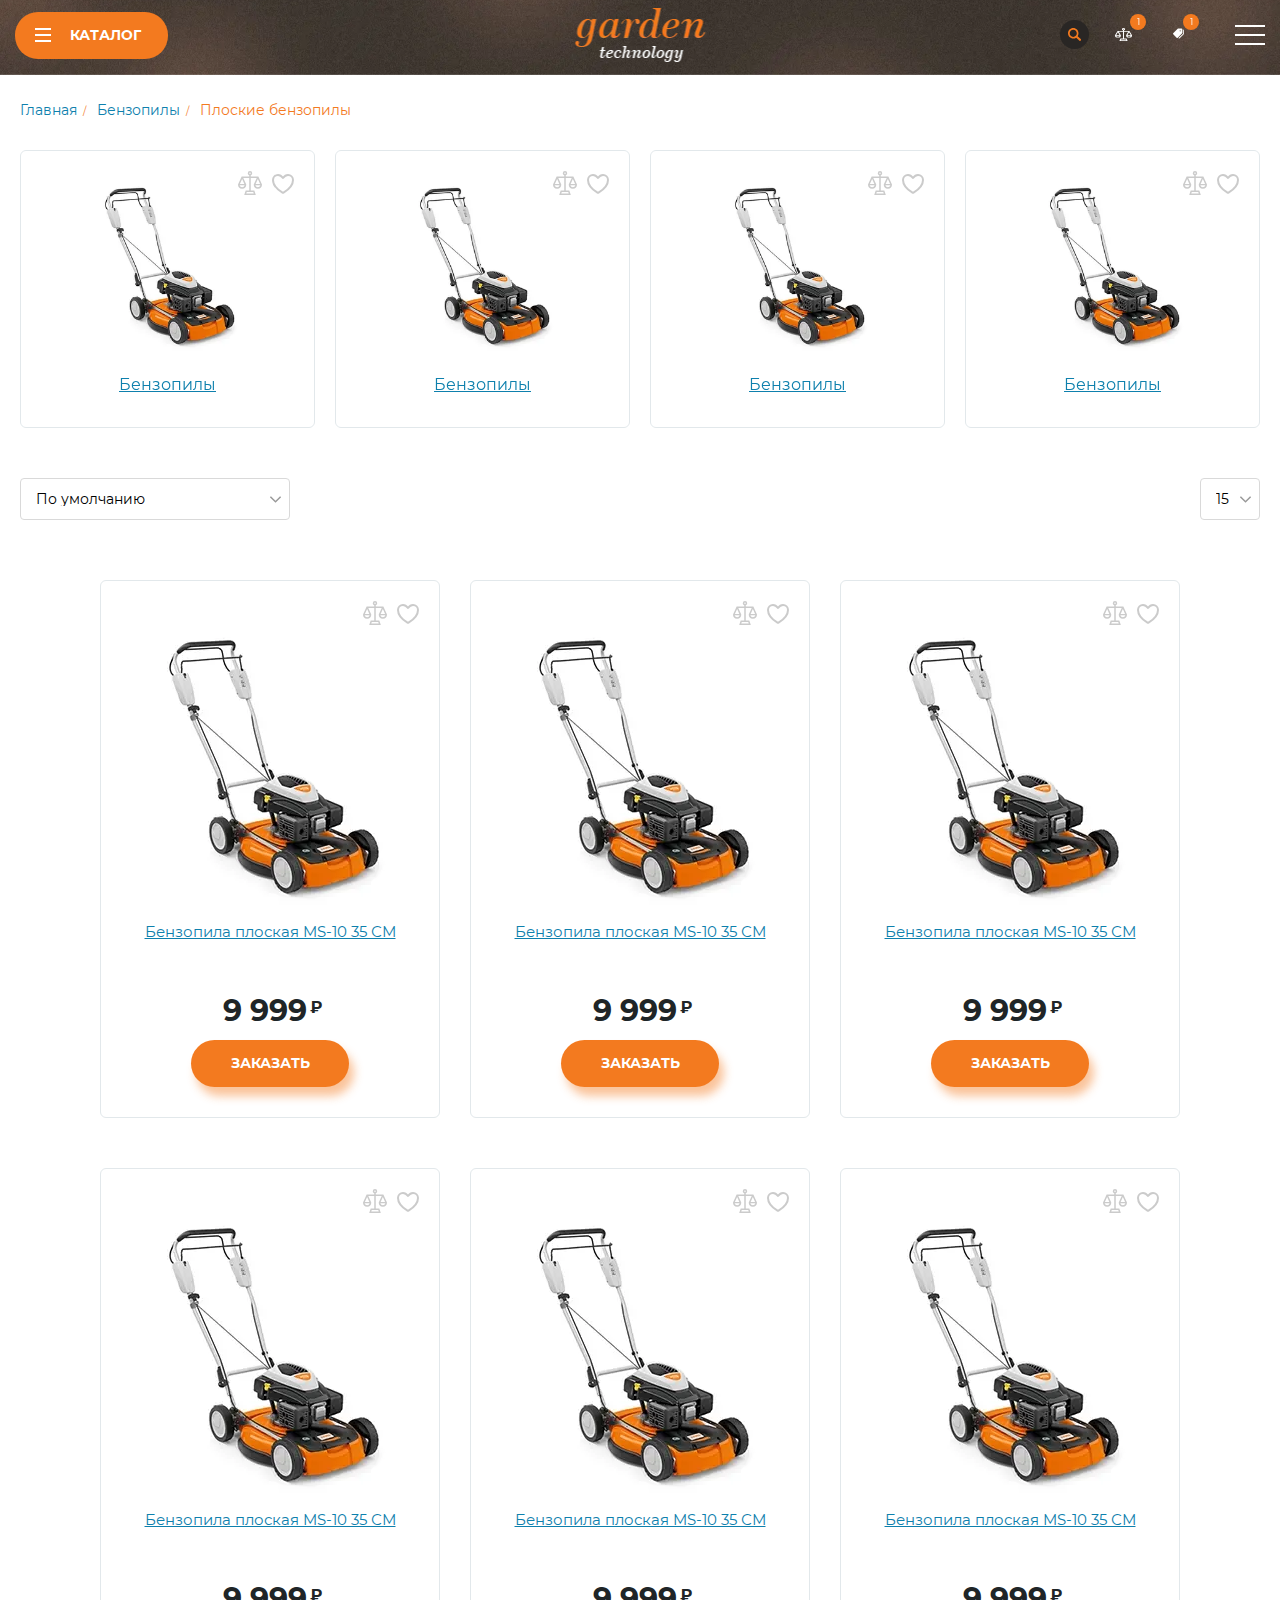
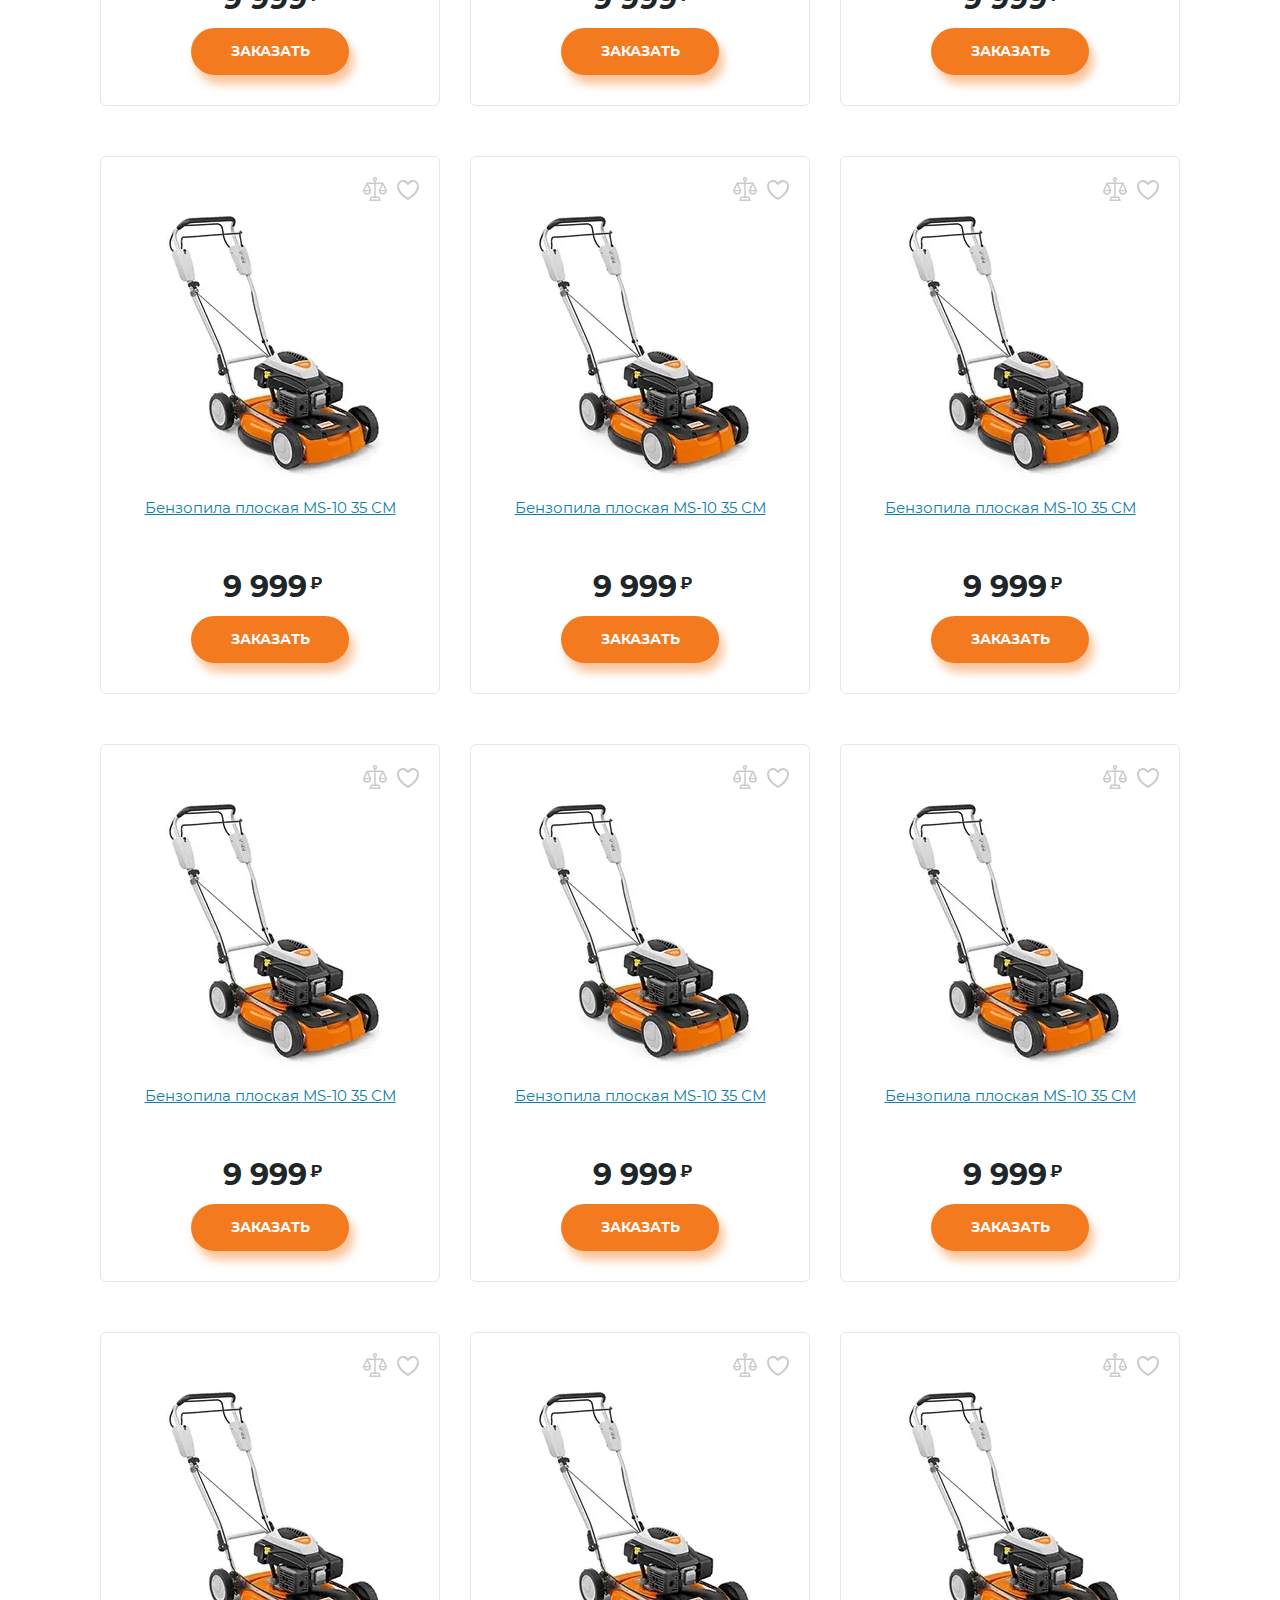
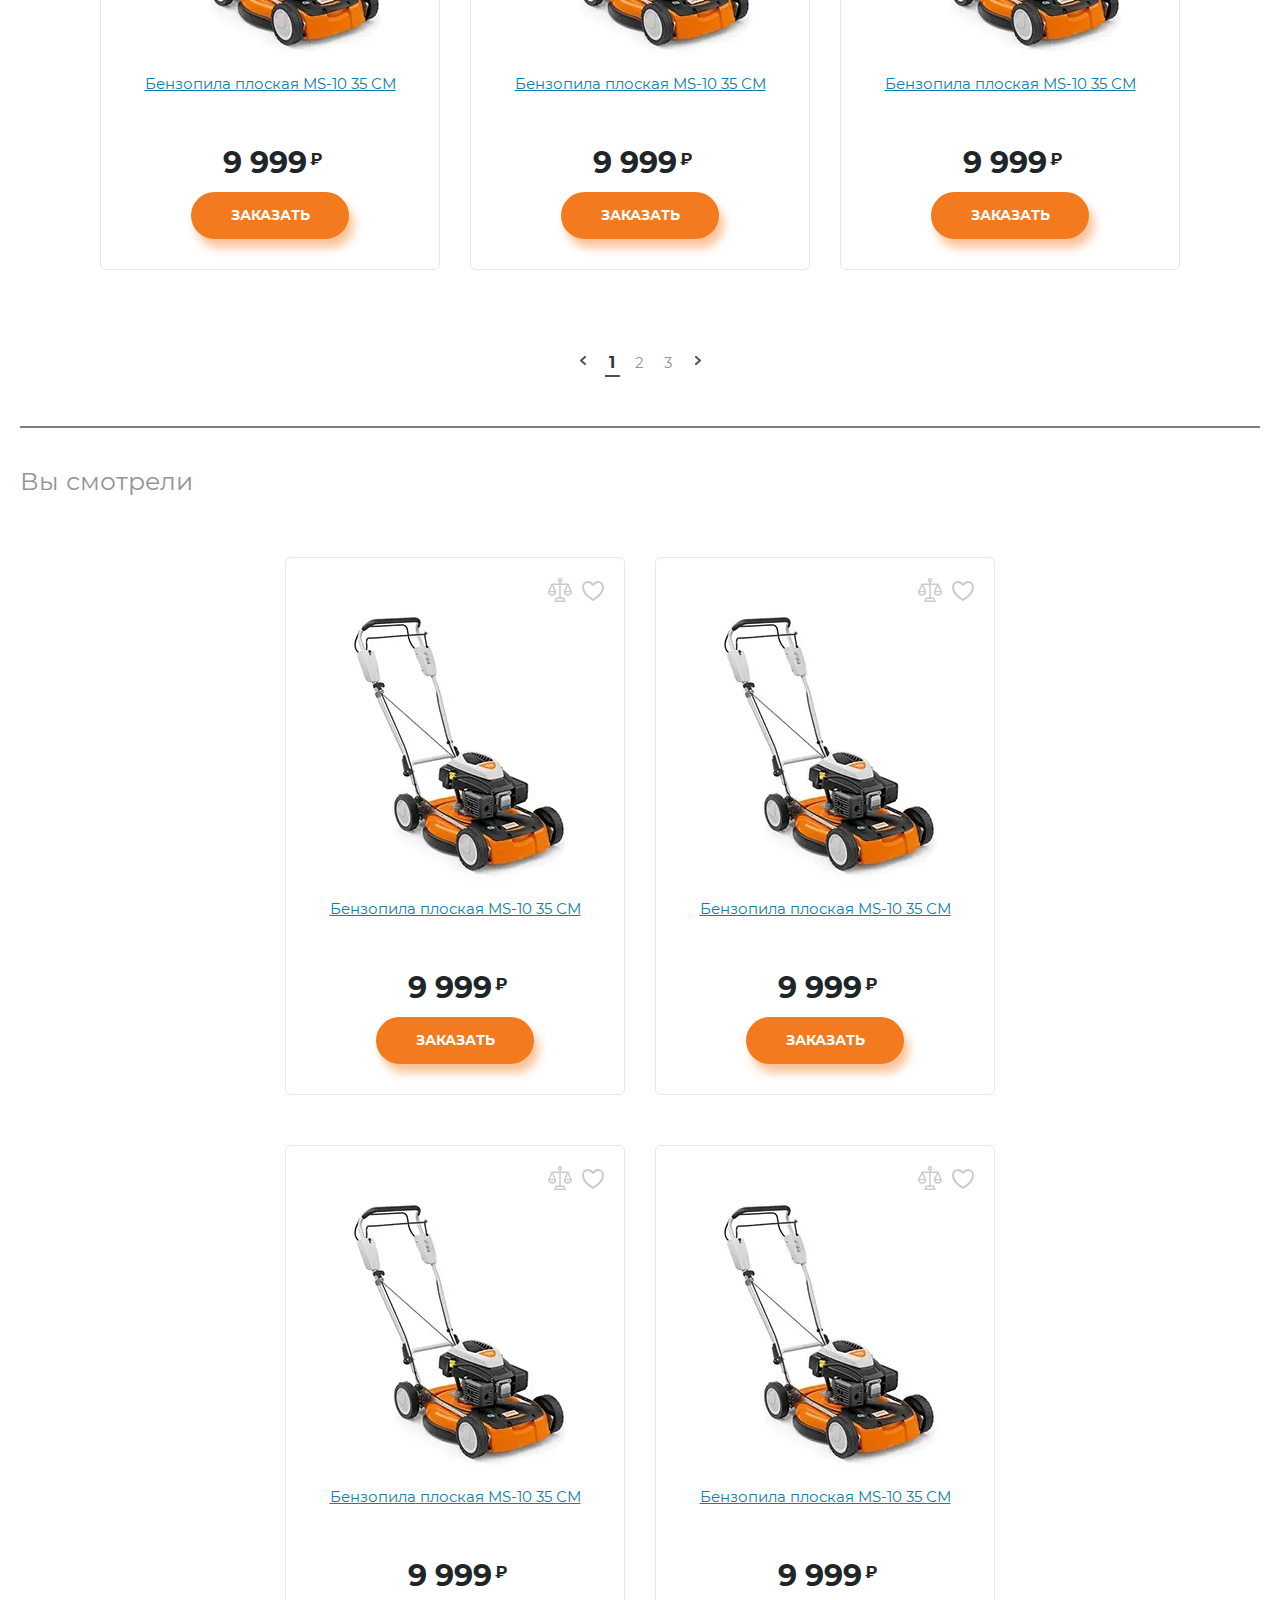
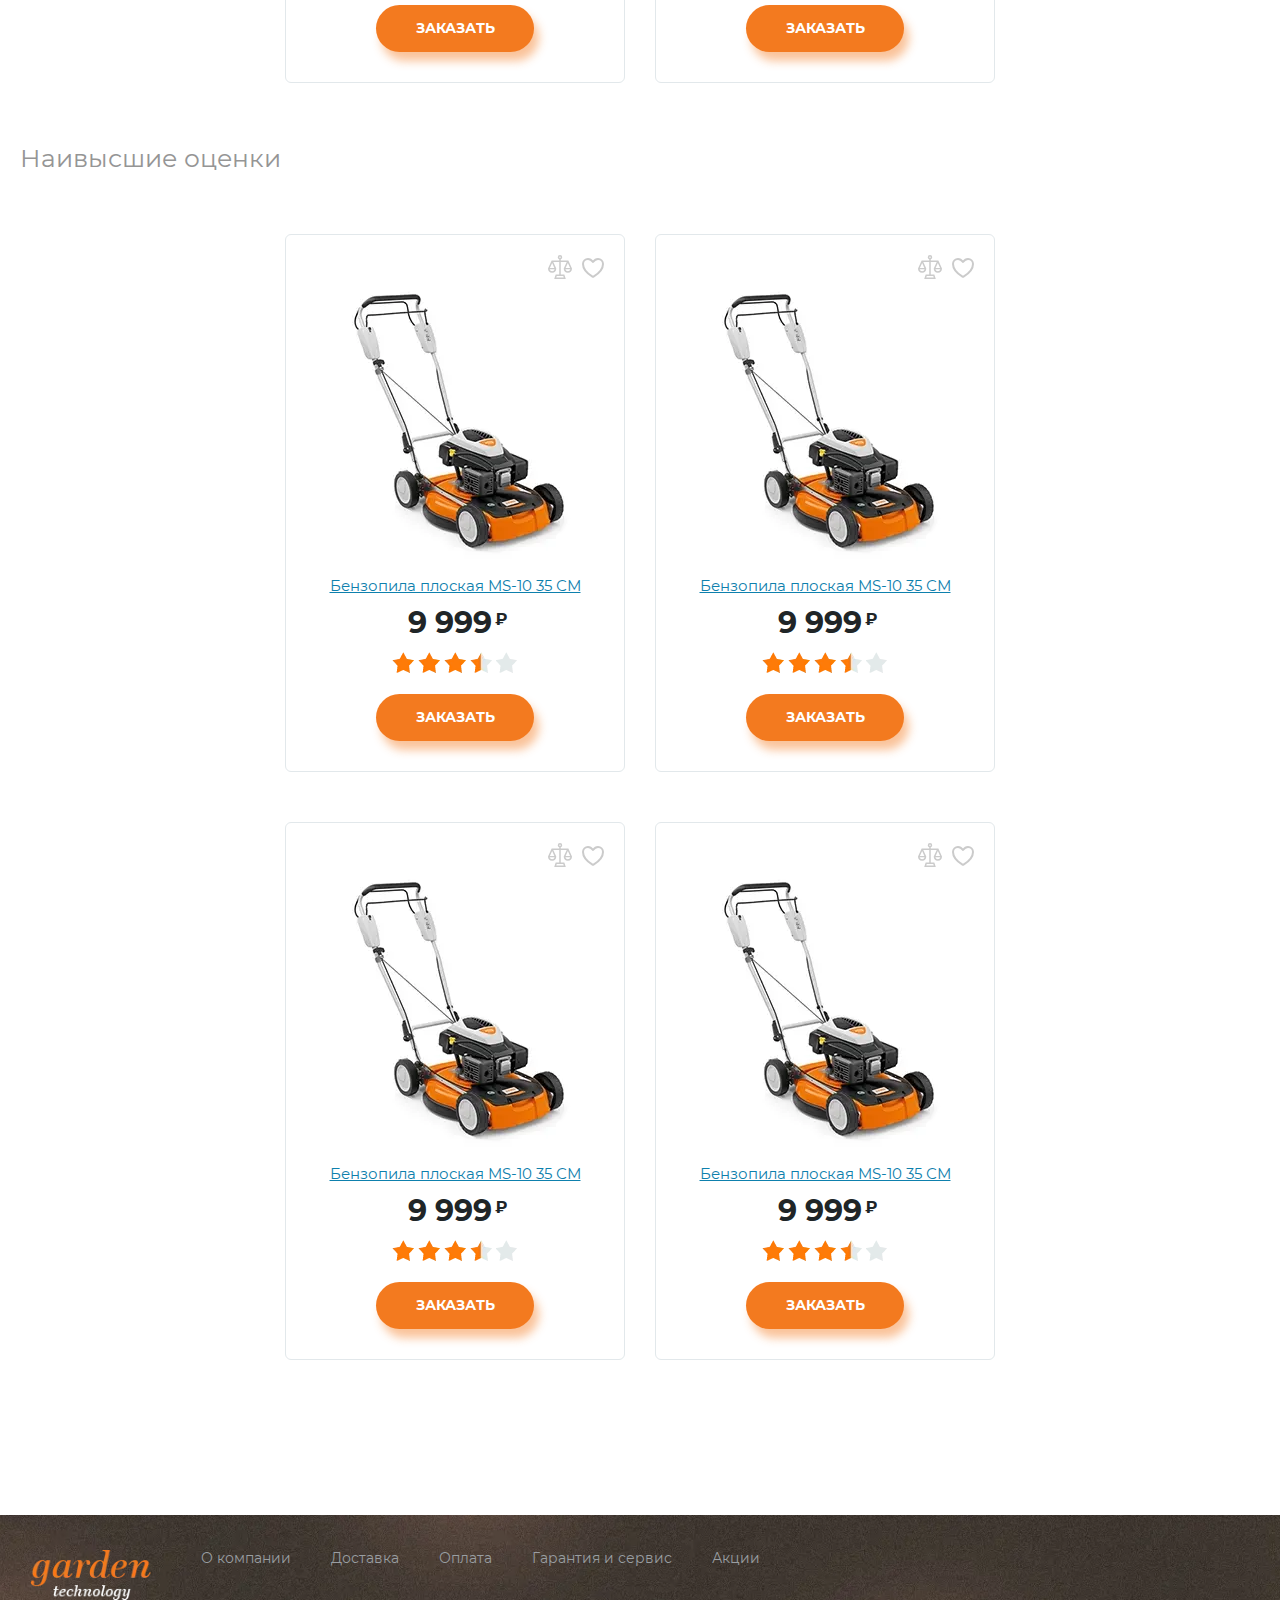
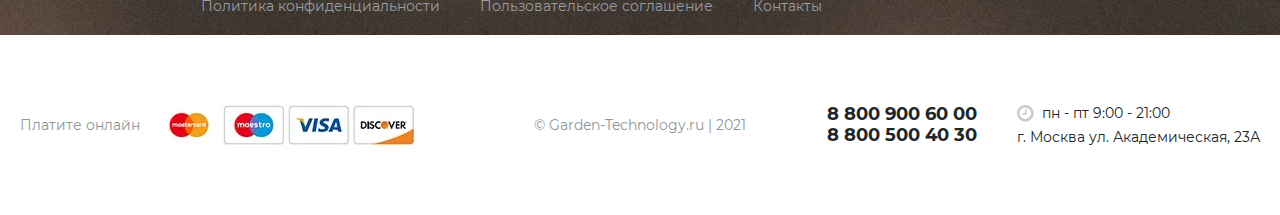
<file: catalog.html>
<!DOCTYPE html><html lang="ru"><head>	<title>STIHL</title>	<meta charset="UTF-8">	<meta name="format-detection" content="telephone=no">	<link rel="stylesheet" href="css/style.min.css">	<meta name="viewport" content="width=device-width, initial-scale=1.0"></head><body>	<div class="wrapper" id="arrow">		<header class="header" id="header">	<div class="header__content _container">		<nav class="header__menu menu">			<a href="#" class="header__column header__column_btn _custom-active" data-da="header__content,5,650">				<div class="header__lines">					<span></span>					<span></span>					<span></span>				</div>				<p>Каталог</p>			</a>			<div class="menu__icon icon-menu _custom-active">				<span></span>				<span></span>				<span></span>			</div>			<div class="menu__body">				<ul class="menu__list">					<li><a href="#" class="menu__link">О компании</a></li>					<li><a href="#" class="menu__link">Доставка</a></li>					<li><a href="#" class="menu__link">Гарантия и сервис</a></li>					<li><a href="#" class="menu__link">Контакты</a></li>					<li><a href="#" class="menu__link">Акции</a></li>				</ul>			</div>		</nav>		<div class="header__column header__column_logo">			<a href="index.html" class="header__logo">				<picture><source srcset="img/logo.webp" type="image/webp"><img src="img/logo.png" alt=""></picture>			</a>		</div>		<div class="header__column header__column_contact">			<div class="header__phones" data-da="menu__body,6,1300">				<a href="tel:8 800 900 60 00" class="header__phone">8 800 900 60 00</a>				<a href="tel:8 800 500 40 30" class="header__phone">8 800 500 40 30</a>			</div>			<div class="header__clock" data-da="menu__body,7,1300">				<picture><source srcset="img/header/clock.svg" type="image/webp"><img src="img/header/clock.svg" alt=""></picture>				<span>пн - пт 9:00 - 21:00</span>			</div>			<div class="header__icons " data-da="header__column_logo,4,650">				<a href="#" class="header__icon header__icon_search _custom-active">					<div class="header__icon_image"></div>				</a>				<a href="comparison.html" class="header__icon header__icon_balance">					<picture><source srcset="img/header/balance.svg" type="image/webp"><img src="img/header/balance.svg" alt=""></picture>					<span>1</span>				</a>				<a href="shopping.html" class="header__icon header__icon_ticket">					<picture><source srcset="img/header/price.svg" type="image/webp"><img src="img/header/price.svg" alt=""></picture>					<span>1</span>				</a>			</div>		</div>	</div>	<div class="custom">		<ul class="custom__list custom_search">			<li class="custom__linkc ">				<span class="custom__sub-list">					<span class="custom__item">						<input type="search" name="text" placeholder="Поиск . . ." class="custom__input">					</span>				</span>			</li>		</ul>	</div>	<div class="custom">		<div class="custom__bg"></div>		<ul class="custom__list custom_catalog">			<li><a href="#" class="custom__link">Аккумуляторная техника</a></li>			<li><a href="#" class="custom__link">Мотопилы</a></li>			<li><a href="#" class="custom__link">Воздуходувные устройства и измельчители</a></li>			<li><a href="#" class="custom__link">Опрыскиватели и распылители</a></li>			<li><a href="#" class="custom__link">Мотопилы</a></li>			<li><a href="#" class="custom__link">Аккумуляторная техника</a></li>			<li><a href="#" class="custom__link">Опрыскиватели и распылители</a></li>			<li><a href="#" class="custom__link">Воздуходувные устройства и измельчители</a></li>			<li><a href="#" class="custom__link">Мотопилы</a></li>			<li><a href="#" class="custom__link">Аккумуляторная техника</a></li>			<li><a href="#" class="custom__link">Опрыскиватели и распылители</a></li>			<li><a href="#" class="custom__link custom__link_dn">Воздуходувные устройства и измельчители</a></li>		</ul>	</div></header>		<main class="page">			<nav class="breadcrumbs _container">				<ul class="breadcrumbs__list">					<li><a href="index.html" class="breadcrumbs__link">Главная</a></li>					<li><a href="#" class="breadcrumbs__link">Бензопилы</a></li>					<li><span class="breadcrumbs__item">Плоские бензопилы</span></li>				</ul>			</nav>			<section class="categorys categorys_cat">				<div class="categorys__content categorys__content_cat _container">					<div class="categorys__row categorys__row_cat swiper-container">						<div class="swiper-wrapper">							<div class="categorys__category category swiper-slide">								<span class="category__image">									<picture><source srcset="img/card/01.webp" type="image/webp"><img src="img/card/01.jpg" alt=""></picture>								</span>								<a href="#" class="category__title">Бензопилы</a>								<div class="category__interaction interaction">									<div class="interaction__balance _balance _interaction"></div>									<div class="interaction__heart _heart _interaction"></div>								</div>							</div>							<div class="categorys__category category swiper-slide">								<span class="category__image">									<picture><source srcset="img/card/01.webp" type="image/webp"><img src="img/card/01.jpg" alt=""></picture>								</span>								<a href="#" class="category__title">Бензопилы</a>								<div class="category__interaction interaction">									<div class="interaction__balance _balance _interaction"></div>									<div class="interaction__heart _heart _interaction"></div>								</div>							</div>							<div class="categorys__category category swiper-slide">								<span class="category__image">									<picture><source srcset="img/card/01.webp" type="image/webp"><img src="img/card/01.jpg" alt=""></picture>								</span>								<a href="#" class="category__title">Бензопилы</a>								<div class="category__interaction interaction">									<div class="interaction__balance _balance _interaction"></div>									<div class="interaction__heart _heart _interaction"></div>								</div>							</div>							<div class="categorys__category category swiper-slide">								<span class="category__image">									<picture><source srcset="img/card/01.webp" type="image/webp"><img src="img/card/01.jpg" alt=""></picture>								</span>								<a href="#" class="category__title">Бензопилы</a>								<div class="category__interaction interaction">									<div class="interaction__balance _balance _interaction"></div>									<div class="interaction__heart _heart _interaction"></div>								</div>							</div>						</div>					</div>					<div class="categorys__buttons">						<div class="categorys__button-prev swiper-button-prev"></div>						<div class="categorys__button-next swiper-button-next"></div>					</div>					<div class="categorys__row2">						<div class="categorys__category2 category2">							<span class="category2__image">								<picture><source srcset="img/card/01.webp" type="image/webp"><img src="img/card/01.jpg" alt=""></picture>							</span>							<a href="#" class="category2__title">Бензопилы</a>							<div class="category__interaction interaction">								<div class="interaction__balance _balance _interaction"></div>								<div class="interaction__heart _heart _interaction"></div>							</div>						</div>						<div class="categorys__category2 category2">							<span class="category2__image">								<picture><source srcset="img/card/01.webp" type="image/webp"><img src="img/card/01.jpg" alt=""></picture>							</span>							<a href="#" class="category2__title">Бензопилы</a>							<div class="category__interaction interaction">								<div class="interaction__balance _balance _interaction"></div>								<div class="interaction__heart _heart _interaction"></div>							</div>						</div>						<div class="categorys__category2 category2">							<span class="category2__image">								<picture><source srcset="img/card/01.webp" type="image/webp"><img src="img/card/01.jpg" alt=""></picture>							</span>							<a href="#" class="category2__title">Бензопилы</a>							<div class="category__interaction interaction">								<div class="interaction__balance _balance _interaction"></div>								<div class="interaction__heart _heart _interaction"></div>							</div>						</div>						<div class="categorys__category2 category2">							<span class="category2__image">								<picture><source srcset="img/card/01.webp" type="image/webp"><img src="img/card/01.jpg" alt=""></picture>							</span>							<a href="#" class="category2__title">Бензопилы</a>							<div class="category__interaction interaction">								<div class="interaction__balance _balance _interaction"></div>								<div class="interaction__heart _heart _interaction"></div>							</div>						</div>					</div>			</section>			<section class="catalog">				<div class="catalog__content _container">					<div class="catalog__selections">						<div class="catalog__selected">							<select class="catalog__select">								<option value="1" selected>По умолчанию</option>								<option value="2">Цена (низкая > высокая) </option>								<option value="3">Цена (высокая > низкая) </option>								<option value="4">Рейтинг (начиная с высокого)</option>								<option value="5">Рейтинг (начиная с низкого)</option>								<option value="6">Популярные</option>								<option value="7">Новинки</option>							</select>						</div>						<div class="catalog__nambers">							<select class="catalog__select-namber">								<option value="15">15</option>								<option value="25">25</option>								<option value="50">50</option>								<option value="75">75</option>								<option value="100">100</option>							</select>						</div>					</div>					<div class="catalog__row">						<div class="catalog__card card">							<div class="card__image">								<picture><source srcset="img/card/01.webp" type="image/webp"><img src="img/card/01.jpg" alt=""></picture>							</div>							<a href="#" class="card__title">Бензопила плоская MS-10 35 СМ</a>							<h3 class="card__cost">9 999</h3>							<a class="card__btn btn" href="#">Заказать</a>							<div class="card__interaction interaction">								<div class="interaction__balance _balance _interaction"></div>								<div class="interaction__heart _heart _interaction"></div>							</div>						</div>						<div class="catalog__card card">							<div class="card__image">								<picture><source srcset="img/card/01.webp" type="image/webp"><img src="img/card/01.jpg" alt=""></picture>							</div>							<a href="#" class="card__title">Бензопила плоская MS-10 35 СМ</a>							<h3 class="card__cost">9 999</h3>							<a class="card__btn btn" href="#">Заказать</a>							<div class="card__interaction interaction">								<div class="interaction__balance _balance _interaction"></div>								<div class="interaction__heart _heart _interaction"></div>							</div>						</div>						<div class="catalog__card card">							<div class="card__image">								<picture><source srcset="img/card/01.webp" type="image/webp"><img src="img/card/01.jpg" alt=""></picture>							</div>							<a href="#" class="card__title">Бензопила плоская MS-10 35 СМ</a>							<h3 class="card__cost">9 999</h3>							<a class="card__btn btn" href="#">Заказать</a>							<div class="card__interaction interaction">								<div class="interaction__balance _balance _interaction"></div>								<div class="interaction__heart _heart _interaction"></div>							</div>						</div>						<div class="catalog__card card">							<div class="card__image">								<picture><source srcset="img/card/01.webp" type="image/webp"><img src="img/card/01.jpg" alt=""></picture>							</div>							<a href="#" class="card__title">Бензопила плоская MS-10 35 СМ</a>							<h3 class="card__cost">9 999</h3>							<a class="card__btn btn" href="#">Заказать</a>							<div class="card__interaction interaction">								<div class="interaction__balance _balance _interaction"></div>								<div class="interaction__heart _heart _interaction"></div>							</div>						</div>						<div class="catalog__card card">							<div class="card__image">								<picture><source srcset="img/card/01.webp" type="image/webp"><img src="img/card/01.jpg" alt=""></picture>							</div>							<a href="#" class="card__title">Бензопила плоская MS-10 35 СМ</a>							<h3 class="card__cost">9 999</h3>							<a class="card__btn btn" href="#">Заказать</a>							<div class="card__interaction interaction">								<div class="interaction__balance _balance _interaction"></div>								<div class="interaction__heart _heart _interaction"></div>							</div>						</div>						<div class="catalog__card card">							<div class="card__image">								<picture><source srcset="img/card/01.webp" type="image/webp"><img src="img/card/01.jpg" alt=""></picture>							</div>							<a href="#" class="card__title">Бензопила плоская MS-10 35 СМ</a>							<h3 class="card__cost">9 999</h3>							<a class="card__btn btn" href="#">Заказать</a>							<div class="card__interaction interaction">								<div class="interaction__balance _balance _interaction"></div>								<div class="interaction__heart _heart _interaction"></div>							</div>						</div>						<div class="catalog__card card">							<div class="card__image">								<picture><source srcset="img/card/01.webp" type="image/webp"><img src="img/card/01.jpg" alt=""></picture>							</div>							<a href="#" class="card__title">Бензопила плоская MS-10 35 СМ</a>							<h3 class="card__cost">9 999</h3>							<a class="card__btn btn" href="#">Заказать</a>							<div class="card__interaction interaction">								<div class="interaction__balance _balance _interaction"></div>								<div class="interaction__heart _heart _interaction"></div>							</div>						</div>						<div class="catalog__card card">							<div class="card__image">								<picture><source srcset="img/card/01.webp" type="image/webp"><img src="img/card/01.jpg" alt=""></picture>							</div>							<a href="#" class="card__title">Бензопила плоская MS-10 35 СМ</a>							<h3 class="card__cost">9 999</h3>							<a class="card__btn btn" href="#">Заказать</a>							<div class="card__interaction interaction">								<div class="interaction__balance _balance _interaction"></div>								<div class="interaction__heart _heart _interaction"></div>							</div>						</div>						<div class="catalog__card card">							<div class="card__image">								<picture><source srcset="img/card/01.webp" type="image/webp"><img src="img/card/01.jpg" alt=""></picture>							</div>							<a href="#" class="card__title">Бензопила плоская MS-10 35 СМ</a>							<h3 class="card__cost">9 999</h3>							<a class="card__btn btn" href="#">Заказать</a>							<div class="card__interaction interaction">								<div class="interaction__balance _balance _interaction"></div>								<div class="interaction__heart _heart _interaction"></div>							</div>						</div>						<div class="catalog__card card">							<div class="card__image">								<picture><source srcset="img/card/01.webp" type="image/webp"><img src="img/card/01.jpg" alt=""></picture>							</div>							<a href="#" class="card__title">Бензопила плоская MS-10 35 СМ</a>							<h3 class="card__cost">9 999</h3>							<a class="card__btn btn" href="#">Заказать</a>							<div class="card__interaction interaction">								<div class="interaction__balance _balance _interaction"></div>								<div class="interaction__heart _heart _interaction"></div>							</div>						</div>						<div class="catalog__card card">							<div class="card__image">								<picture><source srcset="img/card/01.webp" type="image/webp"><img src="img/card/01.jpg" alt=""></picture>							</div>							<a href="#" class="card__title">Бензопила плоская MS-10 35 СМ</a>							<h3 class="card__cost">9 999</h3>							<a class="card__btn btn" href="#">Заказать</a>							<div class="card__interaction interaction">								<div class="interaction__balance _balance _interaction"></div>								<div class="interaction__heart _heart _interaction"></div>							</div>						</div>						<div class="catalog__card card">							<div class="card__image">								<picture><source srcset="img/card/01.webp" type="image/webp"><img src="img/card/01.jpg" alt=""></picture>							</div>							<a href="#" class="card__title">Бензопила плоская MS-10 35 СМ</a>							<h3 class="card__cost">9 999</h3>							<a class="card__btn btn" href="#">Заказать</a>							<div class="card__interaction interaction">								<div class="interaction__balance _balance _interaction"></div>								<div class="interaction__heart _heart _interaction"></div>							</div>						</div>						<div class="catalog__card card">							<div class="card__image">								<picture><source srcset="img/card/01.webp" type="image/webp"><img src="img/card/01.jpg" alt=""></picture>							</div>							<a href="#" class="card__title">Бензопила плоская MS-10 35 СМ</a>							<h3 class="card__cost">9 999</h3>							<a class="card__btn btn" href="#">Заказать</a>							<div class="card__interaction interaction">								<div class="interaction__balance _balance _interaction"></div>								<div class="interaction__heart _heart _interaction"></div>							</div>						</div>						<div class="catalog__card card">							<div class="card__image">								<picture><source srcset="img/card/01.webp" type="image/webp"><img src="img/card/01.jpg" alt=""></picture>							</div>							<a href="#" class="card__title">Бензопила плоская MS-10 35 СМ</a>							<h3 class="card__cost">9 999</h3>							<a class="card__btn btn" href="#">Заказать</a>							<div class="card__interaction interaction">								<div class="interaction__balance _balance _interaction"></div>								<div class="interaction__heart _heart _interaction"></div>							</div>						</div>						<div class="catalog__card card">							<div class="card__image">								<picture><source srcset="img/card/01.webp" type="image/webp"><img src="img/card/01.jpg" alt=""></picture>							</div>							<a href="#" class="card__title">Бензопила плоская MS-10 35 СМ</a>							<h3 class="card__cost">9 999</h3>							<a class="card__btn btn" href="#">Заказать</a>							<div class="card__interaction interaction">								<div class="interaction__balance _balance _interaction"></div>								<div class="interaction__heart _heart _interaction"></div>							</div>						</div>					</div>				</div>			</section>			<div class="pagging">	<a href="" class="pagging__arrow">		<picture><source srcset="img/catalog/arrow-left.webp" type="image/webp"><img src="img/catalog/arrow-left.png" alt=""></picture>	</a>	<ul class="pagging__list">		<li><a href="#" class="pagging__item _active">1</a></li>		<li><a href="#" class="pagging__item">2</a></li>		<li><a href="#" class="pagging__item">3</a></li>	</ul>	<a href="" class="pagging__arrow">		<picture><source srcset="img/catalog/arrow-right.webp" type="image/webp"><img src="img/catalog/arrow-right.png" alt=""></picture>	</a></div>			<section class="look _container">				<div class="look__line"></div>				<h3 class="look__title">Вы смотрели</h3>				<div class="look__content ">					<div class="look__card card">						<div class="card__image">							<picture><source srcset="img/card/01.webp" type="image/webp"><img src="img/card/01.jpg" alt=""></picture>						</div>						<a href="#" class="card__title">Бензопила плоская MS-10 35 СМ</a>						<h3 class="card__cost">9 999</h3>						<a class="card__btn btn" href="#">Заказать</a>						<div class="card__interaction interaction">							<div class="interaction__balance _balance _interaction"></div>							<div class="interaction__heart _heart _interaction"></div>						</div>					</div>					<div class="look__card card">						<div class="card__image">							<picture><source srcset="img/card/01.webp" type="image/webp"><img src="img/card/01.jpg" alt=""></picture>						</div>						<a href="#" class="card__title">Бензопила плоская MS-10 35 СМ</a>						<h3 class="card__cost">9 999</h3>						<a class="card__btn btn" href="#">Заказать</a>						<div class="card__interaction interaction">							<div class="interaction__balance _balance _interaction"></div>							<div class="interaction__heart _heart _interaction"></div>						</div>					</div>					<div class="look__card card">						<div class="card__image">							<picture><source srcset="img/card/01.webp" type="image/webp"><img src="img/card/01.jpg" alt=""></picture>						</div>						<a href="#" class="card__title">Бензопила плоская MS-10 35 СМ</a>						<h3 class="card__cost">9 999</h3>						<a class="card__btn btn" href="#">Заказать</a>						<div class="card__interaction interaction">							<div class="interaction__balance _balance _interaction"></div>							<div class="interaction__heart _heart _interaction"></div>						</div>					</div>					<div class="look__card card">						<div class="card__image">							<picture><source srcset="img/card/01.webp" type="image/webp"><img src="img/card/01.jpg" alt=""></picture>						</div>						<a href="#" class="card__title">Бензопила плоская MS-10 35 СМ</a>						<h3 class="card__cost">9 999</h3>						<a class="card__btn btn" href="#">Заказать</a>						<div class="card__interaction interaction">							<div class="interaction__balance _balance _interaction"></div>							<div class="interaction__heart _heart _interaction"></div>						</div>					</div>				</div>			</section>			<section class="look look_2 _container">				<h3 class="look__title">Наивысшие оценки</h3>				<div class="look__content ">					<div class="look__card card card_h">						<div class="card__image">							<picture><source srcset="img/card/01.webp" type="image/webp"><img src="img/card/01.jpg" alt=""></picture>						</div>						<a href="#" class="card__title">Бензопила плоская MS-10 35 СМ</a>						<h3 class="card__cost">9 999</h3>						<div class="card__stars">							<picture><source srcset="img/card/star_1.webp" type="image/webp"><img src="img/card/star_1.png" alt=""></picture>							<picture><source srcset="img/card/star_1.webp" type="image/webp"><img src="img/card/star_1.png" alt=""></picture>							<picture><source srcset="img/card/star_1.webp" type="image/webp"><img src="img/card/star_1.png" alt=""></picture>							<picture><source srcset="img/card/star_05.webp" type="image/webp"><img src="img/card/star_05.png" alt=""></picture>							<picture><source srcset="img/card/star_0.webp" type="image/webp"><img src="img/card/star_0.png" alt=""></picture>						</div>						<a class="card__btn btn" href="#">Заказать</a>						<div class="card__interaction interaction">							<div class="interaction__balance _balance _interaction"></div>							<div class="interaction__heart _heart _interaction"></div>						</div>					</div>					<div class="look__card card card_h">						<div class="card__image">							<picture><source srcset="img/card/01.webp" type="image/webp"><img src="img/card/01.jpg" alt=""></picture>						</div>						<a href="#" class="card__title">Бензопила плоская MS-10 35 СМ</a>						<h3 class="card__cost">9 999</h3>						<div class="card__stars">							<picture><source srcset="img/card/star_1.webp" type="image/webp"><img src="img/card/star_1.png" alt=""></picture>							<picture><source srcset="img/card/star_1.webp" type="image/webp"><img src="img/card/star_1.png" alt=""></picture>							<picture><source srcset="img/card/star_1.webp" type="image/webp"><img src="img/card/star_1.png" alt=""></picture>							<picture><source srcset="img/card/star_05.webp" type="image/webp"><img src="img/card/star_05.png" alt=""></picture>							<picture><source srcset="img/card/star_0.webp" type="image/webp"><img src="img/card/star_0.png" alt=""></picture>						</div>						<a class="card__btn btn" href="#">Заказать</a>						<div class="card__interaction interaction">							<div class="interaction__balance _balance _interaction"></div>							<div class="interaction__heart _heart _interaction"></div>						</div>					</div>					<div class="look__card card card_h">						<div class="card__image">							<picture><source srcset="img/card/01.webp" type="image/webp"><img src="img/card/01.jpg" alt=""></picture>						</div>						<a href="#" class="card__title">Бензопила плоская MS-10 35 СМ</a>						<h3 class="card__cost">9 999</h3>						<div class="card__stars">							<picture><source srcset="img/card/star_1.webp" type="image/webp"><img src="img/card/star_1.png" alt=""></picture>							<picture><source srcset="img/card/star_1.webp" type="image/webp"><img src="img/card/star_1.png" alt=""></picture>							<picture><source srcset="img/card/star_1.webp" type="image/webp"><img src="img/card/star_1.png" alt=""></picture>							<picture><source srcset="img/card/star_05.webp" type="image/webp"><img src="img/card/star_05.png" alt=""></picture>							<picture><source srcset="img/card/star_0.webp" type="image/webp"><img src="img/card/star_0.png" alt=""></picture>						</div>						<a class="card__btn btn" href="#">Заказать</a>						<div class="card__interaction interaction">							<div class="interaction__balance _balance _interaction"></div>							<div class="interaction__heart _heart _interaction"></div>						</div>					</div>					<div class="look__card card card_h">						<div class="card__image">							<picture><source srcset="img/card/01.webp" type="image/webp"><img src="img/card/01.jpg" alt=""></picture>						</div>						<a href="#" class="card__title">Бензопила плоская MS-10 35 СМ</a>						<h3 class="card__cost">9 999</h3>						<div class="card__stars">							<picture><source srcset="img/card/star_1.webp" type="image/webp"><img src="img/card/star_1.png" alt=""></picture>							<picture><source srcset="img/card/star_1.webp" type="image/webp"><img src="img/card/star_1.png" alt=""></picture>							<picture><source srcset="img/card/star_1.webp" type="image/webp"><img src="img/card/star_1.png" alt=""></picture>							<picture><source srcset="img/card/star_05.webp" type="image/webp"><img src="img/card/star_05.png" alt=""></picture>							<picture><source srcset="img/card/star_0.webp" type="image/webp"><img src="img/card/star_0.png" alt=""></picture>						</div>						<a class="card__btn btn" href="#">Заказать</a>						<div class="card__interaction interaction">							<div class="interaction__balance _balance _interaction"></div>							<div class="interaction__heart _heart _interaction"></div>						</div>					</div>				</div>			</section>		</main>		<footer class="footer" id="footer">	<div class="footer__row">		<div class="footer__content _container">			<div class="footer__column footer__column_l">				<ul class="footer__list footer__list_l" data-da="footer__column_r,0,1420">					<li><a href="#" class="footer__link">О компании</a></li>					<li><a href="#" class="footer__link">Доставка</a></li>					<li><a href="#" class="footer__link">Оплата</a></li>					<li><a href="#" class="footer__link">Гарантия и сервис</a></li>					<li><a href="#" class="footer__link">Акции</a></li>				</ul>			</div>			<a href="#" class="footer__column footer__column_logo">				<picture><source srcset="img/logo.webp" type="image/webp"><img src="img/logo.png" alt=""></picture>			</a>			<div class="footer__column footer__column_r">				<ul class="footer__list footer__list_r">					<li><a href="#" class="footer__link">Политика конфиденциальности</a></li>					<li><a href="#" class="footer__link">Пользовательское соглашение</a></li>					<li><a href="#" class="footer__link" data-da="footer__list_r,0,800">Контакты</a></li>				</ul>			</div>		</div>	</div>	<div class="footer__footer _container">		<div class="footer__footer-row">			<div class="footer__column-footer footer__column-footer_l">				<p class="footer__text">Платите онлайн</p>				<picture><source srcset="img/footer/card.webp" type="image/webp"><img src="img/footer/card.jpg" alt=""></picture>			</div>			<div class="footer__column-footer footer__column-footer_center" data-da="footer__footer,4,1260">				<p class="footer__text">© Garden-Technology.ru | 2021</p>			</div>			<div class="footer__column-footer footer__column-footer_r">				<div class="footer__phones">					<a href="tel:8 800 900 60 00" class="footer__phone">8 800 900 60 00</a>					<a href="tel:8 800 500 40 30" class="footer__phone">8 800 500 40 30</a>				</div>				<div class="footer__contacts">					<div class="footer__clock">						<picture><source srcset="img/footer/clock.webp" type="image/webp"><img src="img/footer/clock.png" alt=""></picture>						<span>пн - пт 9:00 - 21:00</span>					</div>					<a href="https://www.google.com/maps/search/г.+Москва+ул.+Академическая,+23А/@55.6817323,37.580008,18.25z"						class="footer__address">г. Москва ул. Академическая, 23А</a>				</div>			</div>		</div>	</div></footer>		<!-- <a href="#arrow" class="arrow"><picture><source srcset="img/catalog/upload.webp" type="image/webp"><img src="img/catalog/upload.png" alt=""></picture> -->	</div>	<div class="popup popup-entry" id="popup-entry">	<div class="popup__content">		<div class="popup__body">			<div class="popup__close"></div>			<div class="popup__form"></div>			<p>Lorem ipsum dolor sit amet consectetur adipisicing elit. Sunt minima placeat incidunt vel consequuntur				repudiandae commodi, minus quia dicta iure. Perspiciatis illum beatae harum magni rem aliquam delectus maiores				eaque.</p>		</div>	</div></div><div class="popup popup-login" id="popup-login">	<div class="popup__content">		<div class="popup__body">			<div class="popup__close"></div>			<div class="popup__form-login"></div>		</div>	</div></div><!-- <div class="popup popup_video">	<div class="popup__content">		<div class="popup__body">			<div class="popup__close popup__close_video"></div>			<div class="popup__video _video"></div>		</div>	</div></div> -->	<script src="https://code.jquery.com/jquery-3.3.1.min.js"></script><script src="js/vendors.js"></script><script src="js/app.js"></script></body></html>
</file>
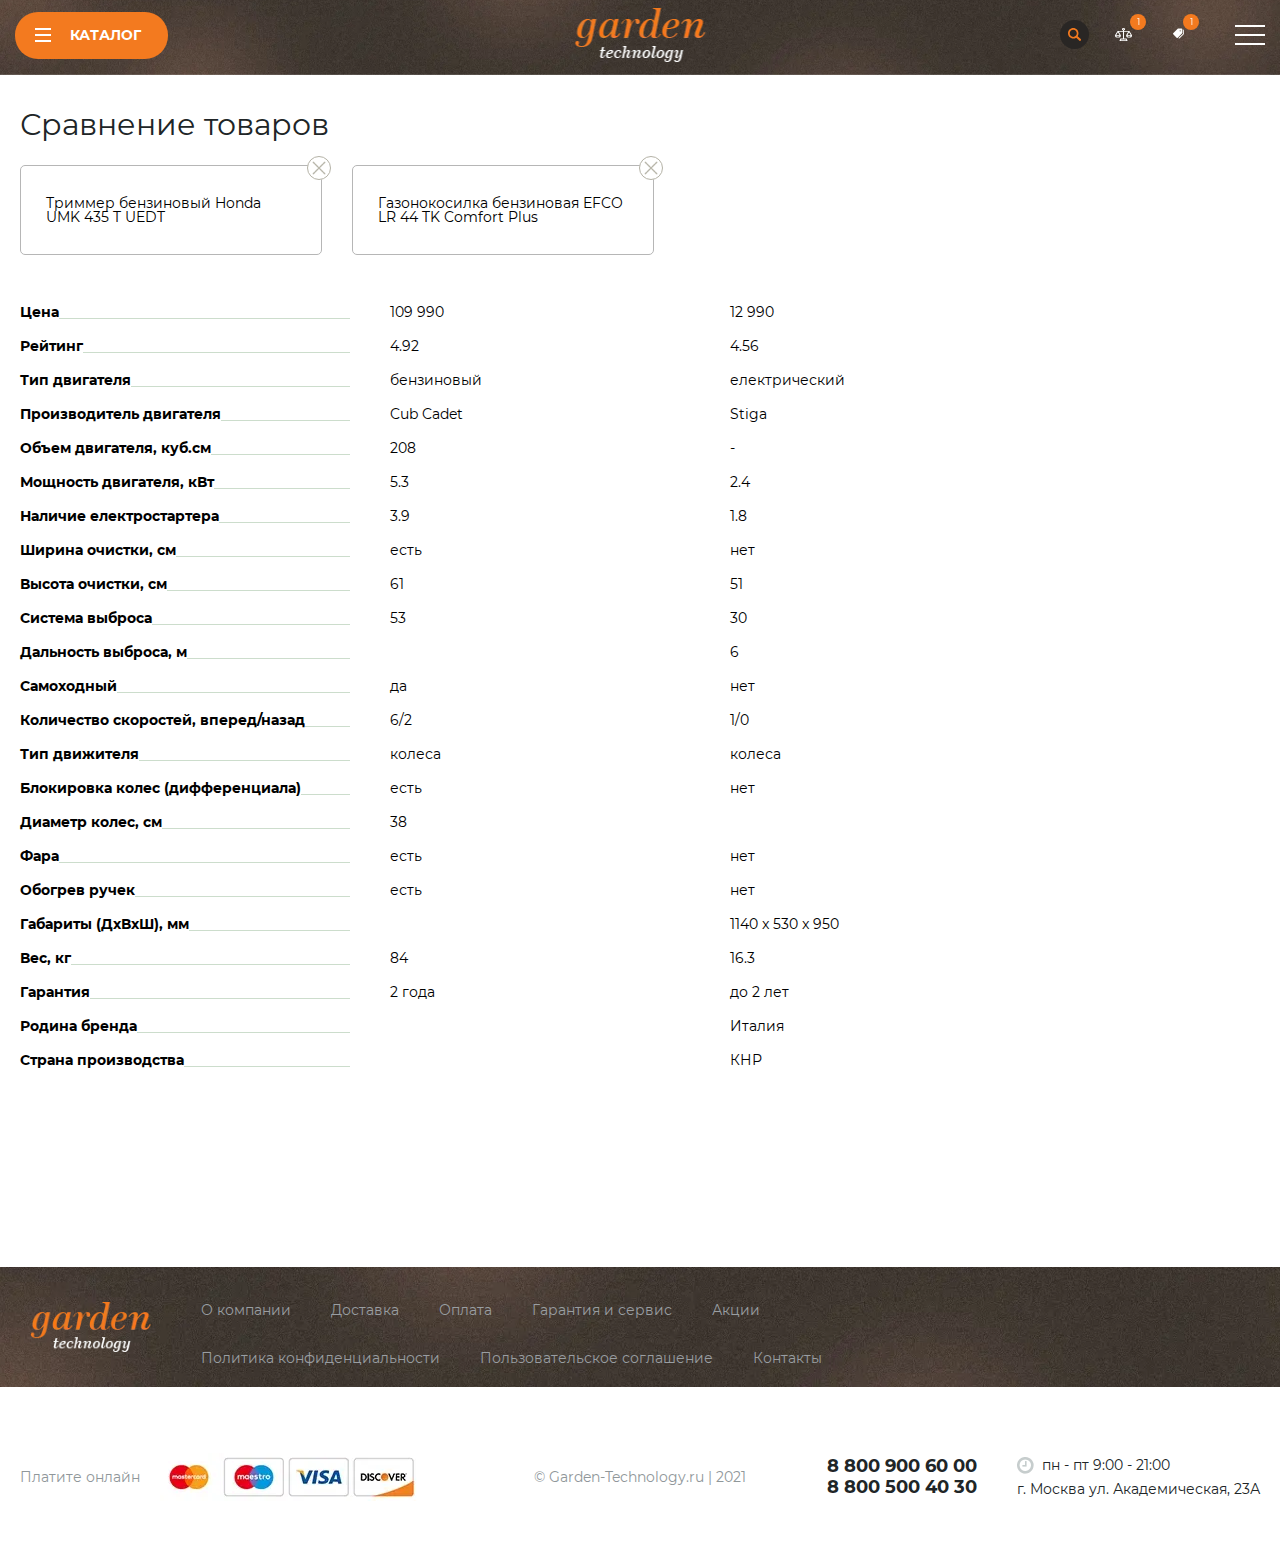
<file: comparison.html>
<!DOCTYPE html><html lang="ru"><head>	<title>STIHL</title>	<meta charset="UTF-8">	<meta name="format-detection" content="telephone=no">	<link rel="stylesheet" href="css/style.min.css">	<meta name="viewport" content="width=device-width, initial-scale=1.0"></head><body>	<div class="wrapper">		<header class="header" id="header">	<div class="header__content _container">		<nav class="header__menu menu">			<a href="#" class="header__column header__column_btn _custom-active" data-da="header__content,5,650">				<div class="header__lines">					<span></span>					<span></span>					<span></span>				</div>				<p>Каталог</p>			</a>			<div class="menu__icon icon-menu _custom-active">				<span></span>				<span></span>				<span></span>			</div>			<div class="menu__body">				<ul class="menu__list">					<li><a href="#" class="menu__link">О компании</a></li>					<li><a href="#" class="menu__link">Доставка</a></li>					<li><a href="#" class="menu__link">Гарантия и сервис</a></li>					<li><a href="#" class="menu__link">Контакты</a></li>					<li><a href="#" class="menu__link">Акции</a></li>				</ul>			</div>		</nav>		<div class="header__column header__column_logo">			<a href="index.html" class="header__logo">				<picture><source srcset="img/logo.webp" type="image/webp"><img src="img/logo.png" alt=""></picture>			</a>		</div>		<div class="header__column header__column_contact">			<div class="header__phones" data-da="menu__body,6,1300">				<a href="tel:8 800 900 60 00" class="header__phone">8 800 900 60 00</a>				<a href="tel:8 800 500 40 30" class="header__phone">8 800 500 40 30</a>			</div>			<div class="header__clock" data-da="menu__body,7,1300">				<picture><source srcset="img/header/clock.svg" type="image/webp"><img src="img/header/clock.svg" alt=""></picture>				<span>пн - пт 9:00 - 21:00</span>			</div>			<div class="header__icons " data-da="header__column_logo,4,650">				<a href="#" class="header__icon header__icon_search _custom-active">					<div class="header__icon_image"></div>				</a>				<a href="comparison.html" class="header__icon header__icon_balance">					<picture><source srcset="img/header/balance.svg" type="image/webp"><img src="img/header/balance.svg" alt=""></picture>					<span>1</span>				</a>				<a href="shopping.html" class="header__icon header__icon_ticket">					<picture><source srcset="img/header/price.svg" type="image/webp"><img src="img/header/price.svg" alt=""></picture>					<span>1</span>				</a>			</div>		</div>	</div>	<div class="custom">		<ul class="custom__list custom_search">			<li class="custom__linkc ">				<span class="custom__sub-list">					<span class="custom__item">						<input type="search" name="text" placeholder="Поиск . . ." class="custom__input">					</span>				</span>			</li>		</ul>	</div>	<div class="custom">		<div class="custom__bg"></div>		<ul class="custom__list custom_catalog">			<li><a href="#" class="custom__link">Аккумуляторная техника</a></li>			<li><a href="#" class="custom__link">Мотопилы</a></li>			<li><a href="#" class="custom__link">Воздуходувные устройства и измельчители</a></li>			<li><a href="#" class="custom__link">Опрыскиватели и распылители</a></li>			<li><a href="#" class="custom__link">Мотопилы</a></li>			<li><a href="#" class="custom__link">Аккумуляторная техника</a></li>			<li><a href="#" class="custom__link">Опрыскиватели и распылители</a></li>			<li><a href="#" class="custom__link">Воздуходувные устройства и измельчители</a></li>			<li><a href="#" class="custom__link">Мотопилы</a></li>			<li><a href="#" class="custom__link">Аккумуляторная техника</a></li>			<li><a href="#" class="custom__link">Опрыскиватели и распылители</a></li>			<li><a href="#" class="custom__link custom__link_dn">Воздуходувные устройства и измельчители</a></li>		</ul>	</div></header>		<main class="page">			<section class="comparison">				<div class="comparison__container _container">					<h1 class="comparison__title title title_af"><b>Сравнение товаров</b></h1>					<div class="comparison__header">						<div class="comparison__buttons"></div>						<div class="comparison__cards">							<div class="comparison__card">								<p class="comparison__text">Триммер бензиновый Honda UMK 435 T UEDT</p>								<div class="comparison__close"></div>							</div>							<div class="comparison__card">								<p class="comparison__text">Газонокосилка бензиновая EFCO LR 44 TK Comfort Plus</p>								<div class="comparison__close"></div>							</div>						</div>					</div>					<div class="comparison__body">						<div class="comparison__prop">							<div class="comparison__prop-title">								<span>Цена</span>								<hr>							</div>							<div class="comparison__prop-value">								<span>109 990</span>								<hr>							</div>							<div class="comparison__prop-value">								<span>12 990</span>								<hr>							</div>						</div>						<div class="comparison__prop">							<div class="comparison__prop-title">								<span>Рейтинг</span>								<hr>							</div>							<div class="comparison__prop-value"><span>4.92</span>								<hr>							</div>							<div class="comparison__prop-value"><span>4.56</span>								<hr>							</div>						</div>						<div class="comparison__prop">							<div class="comparison__prop-title">								<span>Тип двигателя</span>								<hr>							</div>							<div class="comparison__prop-value"><span>бензиновый</span>								<hr>							</div>							<div class="comparison__prop-value"><span>електрический</span>								<hr>							</div>						</div>						<div class="comparison__prop">							<div class="comparison__prop-title">								<span>Производитель двигателя</span>								<hr>							</div>							<div class="comparison__prop-value"><span>Cub Cadet</span>								<hr>							</div>							<div class="comparison__prop-value"><span>Stiga</span>								<hr>							</div>						</div>						<div class="comparison__prop">							<div class="comparison__prop-title">								<span>Объем двигателя, куб.см</span>								<hr>							</div>							<div class="comparison__prop-value"><span>208</span>								<hr>							</div>							<div class="comparison__prop-value"><span>-</span>								<hr>							</div>						</div>						<div class="comparison__prop">							<div class="comparison__prop-title">								<span>Мощность двигателя, кВт</span>								<hr>							</div>							<div class="comparison__prop-value"><span>5.3</span>								<hr>							</div>							<div class="comparison__prop-value"><span>2.4</span>								<hr>							</div>						</div>						<div class="comparison__prop">							<div class="comparison__prop-title">								<span>Наличие електростартера</span>								<hr>							</div>							<div class="comparison__prop-value"><span>3.9</span>								<hr>							</div>							<div class="comparison__prop-value"><span>1.8</span>								<hr>							</div>						</div>						<div class="comparison__prop">							<div class="comparison__prop-title">								<span>Ширина очистки, см</span>								<hr>							</div>							<div class="comparison__prop-value"><span>есть</span>								<hr>							</div>							<div class="comparison__prop-value"><span>нет</span>								<hr>							</div>						</div>						<div class="comparison__prop">							<div class="comparison__prop-title">								<span>Высота очистки, см</span>								<hr>							</div>							<div class="comparison__prop-value"><span>61</span>								<hr>							</div>							<div class="comparison__prop-value"><span>51</span>								<hr>							</div>						</div>						<div class="comparison__prop">							<div class="comparison__prop-title">								<span>Система выброса</span>								<hr>							</div>							<div class="comparison__prop-value"><span>53</span>								<hr>							</div>							<div class="comparison__prop-value"><span>30</span>								<hr>							</div>						</div>						<div class="comparison__prop">							<div class="comparison__prop-title">								<span>Дальность выброса, м</span>								<hr>							</div>							<div class="comparison__prop-value">								<hr>							</div>							<div class="comparison__prop-value"><span>6</span>								<hr>							</div>						</div>						<div class="comparison__prop">							<div class="comparison__prop-title">								<span>Самоходный</span>								<hr>							</div>							<div class="comparison__prop-value"><span>да</span>								<hr>							</div>							<div class="comparison__prop-value"><span>нет</span>								<hr>							</div>						</div>						<div class="comparison__prop">							<div class="comparison__prop-title">								<span>Количество скоростей, вперед/назад</span>								<hr>							</div>							<div class="comparison__prop-value"><span>6/2</span>								<hr>							</div>							<div class="comparison__prop-value"><span>1/0</span>								<hr>							</div>						</div>						<div class="comparison__prop">							<div class="comparison__prop-title">								<span>Тип движителя</span>								<hr>							</div>							<div class="comparison__prop-value"><span>колеса</span>								<hr>							</div>							<div class="comparison__prop-value"><span>колеса</span>								<hr>							</div>						</div>						<div class="comparison__prop">							<div class="comparison__prop-title">								<span>Блокировка колес (дифференциала)</span>								<hr>							</div>							<div class="comparison__prop-value"><span>есть</span>								<hr>							</div>							<div class="comparison__prop-value"><span>нет</span>								<hr>							</div>						</div>						<div class="comparison__prop">							<div class="comparison__prop-title">								<span>Диаметр колес, см</span>								<hr>							</div>							<div class="comparison__prop-value"><span>38</span>								<hr>							</div>							<div class="comparison__prop-value">								<hr>							</div>						</div>						<div class="comparison__prop">							<div class="comparison__prop-title">								<span>Фара</span>								<hr>							</div>							<div class="comparison__prop-value"><span>есть</span>								<hr>							</div>							<div class="comparison__prop-value"><span>нет</span>								<hr>							</div>						</div>						<div class="comparison__prop">							<div class="comparison__prop-title">								<span>Обогрев ручек</span>								<hr>							</div>							<div class="comparison__prop-value"><span>есть</span>								<hr>							</div>							<div class="comparison__prop-value"><span>нет</span>								<hr>							</div>						</div>						<div class="comparison__prop">							<div class="comparison__prop-title">								<span>Габариты (ДхВхШ), мм</span>								<hr>							</div>							<div class="comparison__prop-value">								<hr>							</div>							<div class="comparison__prop-value"><span>1140 x 530 x 950</span>								<hr>							</div>						</div>						<div class="comparison__prop">							<div class="comparison__prop-title">								<span>Вес, кг</span>								<hr>							</div>							<div class="comparison__prop-value"><span>84</span>								<hr>							</div>							<div class="comparison__prop-value"><span>16.3</span>								<hr>							</div>						</div>						<div class="comparison__prop">							<div class="comparison__prop-title">								<span>Гарантия</span>								<hr>							</div>							<div class="comparison__prop-value"><span>2 года</span>								<hr>							</div>							<div class="comparison__prop-value"><span>до 2 лет</span>								<hr>							</div>						</div>						<div class="comparison__prop">							<div class="comparison__prop-title">								<span> Родина бренда</span>								<hr>							</div>							<div class="comparison__prop-value">								<hr>							</div>							<div class="comparison__prop-value"><span>Италия</span>								<hr>							</div>						</div>						<div class="comparison__prop">							<div class="comparison__prop-title">								<span>Страна производства</span>								<hr>							</div>							<div class="comparison__prop-value">								<hr>							</div>							<div class="comparison__prop-value"><span>КНР</span>								<hr>							</div>						</div>					</div>				</div>			</section>		</main>		<footer class="footer" id="footer">	<div class="footer__row">		<div class="footer__content _container">			<div class="footer__column footer__column_l">				<ul class="footer__list footer__list_l" data-da="footer__column_r,0,1420">					<li><a href="#" class="footer__link">О компании</a></li>					<li><a href="#" class="footer__link">Доставка</a></li>					<li><a href="#" class="footer__link">Оплата</a></li>					<li><a href="#" class="footer__link">Гарантия и сервис</a></li>					<li><a href="#" class="footer__link">Акции</a></li>				</ul>			</div>			<a href="#" class="footer__column footer__column_logo">				<picture><source srcset="img/logo.webp" type="image/webp"><img src="img/logo.png" alt=""></picture>			</a>			<div class="footer__column footer__column_r">				<ul class="footer__list footer__list_r">					<li><a href="#" class="footer__link">Политика конфиденциальности</a></li>					<li><a href="#" class="footer__link">Пользовательское соглашение</a></li>					<li><a href="#" class="footer__link" data-da="footer__list_r,0,800">Контакты</a></li>				</ul>			</div>		</div>	</div>	<div class="footer__footer _container">		<div class="footer__footer-row">			<div class="footer__column-footer footer__column-footer_l">				<p class="footer__text">Платите онлайн</p>				<picture><source srcset="img/footer/card.webp" type="image/webp"><img src="img/footer/card.jpg" alt=""></picture>			</div>			<div class="footer__column-footer footer__column-footer_center" data-da="footer__footer,4,1260">				<p class="footer__text">© Garden-Technology.ru | 2021</p>			</div>			<div class="footer__column-footer footer__column-footer_r">				<div class="footer__phones">					<a href="tel:8 800 900 60 00" class="footer__phone">8 800 900 60 00</a>					<a href="tel:8 800 500 40 30" class="footer__phone">8 800 500 40 30</a>				</div>				<div class="footer__contacts">					<div class="footer__clock">						<picture><source srcset="img/footer/clock.webp" type="image/webp"><img src="img/footer/clock.png" alt=""></picture>						<span>пн - пт 9:00 - 21:00</span>					</div>					<a href="https://www.google.com/maps/search/г.+Москва+ул.+Академическая,+23А/@55.6817323,37.580008,18.25z"						class="footer__address">г. Москва ул. Академическая, 23А</a>				</div>			</div>		</div>	</div></footer>	</div>	<div class="popup popup-entry" id="popup-entry">	<div class="popup__content">		<div class="popup__body">			<div class="popup__close"></div>			<div class="popup__form"></div>			<p>Lorem ipsum dolor sit amet consectetur adipisicing elit. Sunt minima placeat incidunt vel consequuntur				repudiandae commodi, minus quia dicta iure. Perspiciatis illum beatae harum magni rem aliquam delectus maiores				eaque.</p>		</div>	</div></div><div class="popup popup-login" id="popup-login">	<div class="popup__content">		<div class="popup__body">			<div class="popup__close"></div>			<div class="popup__form-login"></div>		</div>	</div></div><!-- <div class="popup popup_video">	<div class="popup__content">		<div class="popup__body">			<div class="popup__close popup__close_video"></div>			<div class="popup__video _video"></div>		</div>	</div></div> -->	<script src="https://code.jquery.com/jquery-3.3.1.min.js"></script><script src="js/vendors.js"></script><script src="js/app.js"></script></body></html>
</file>
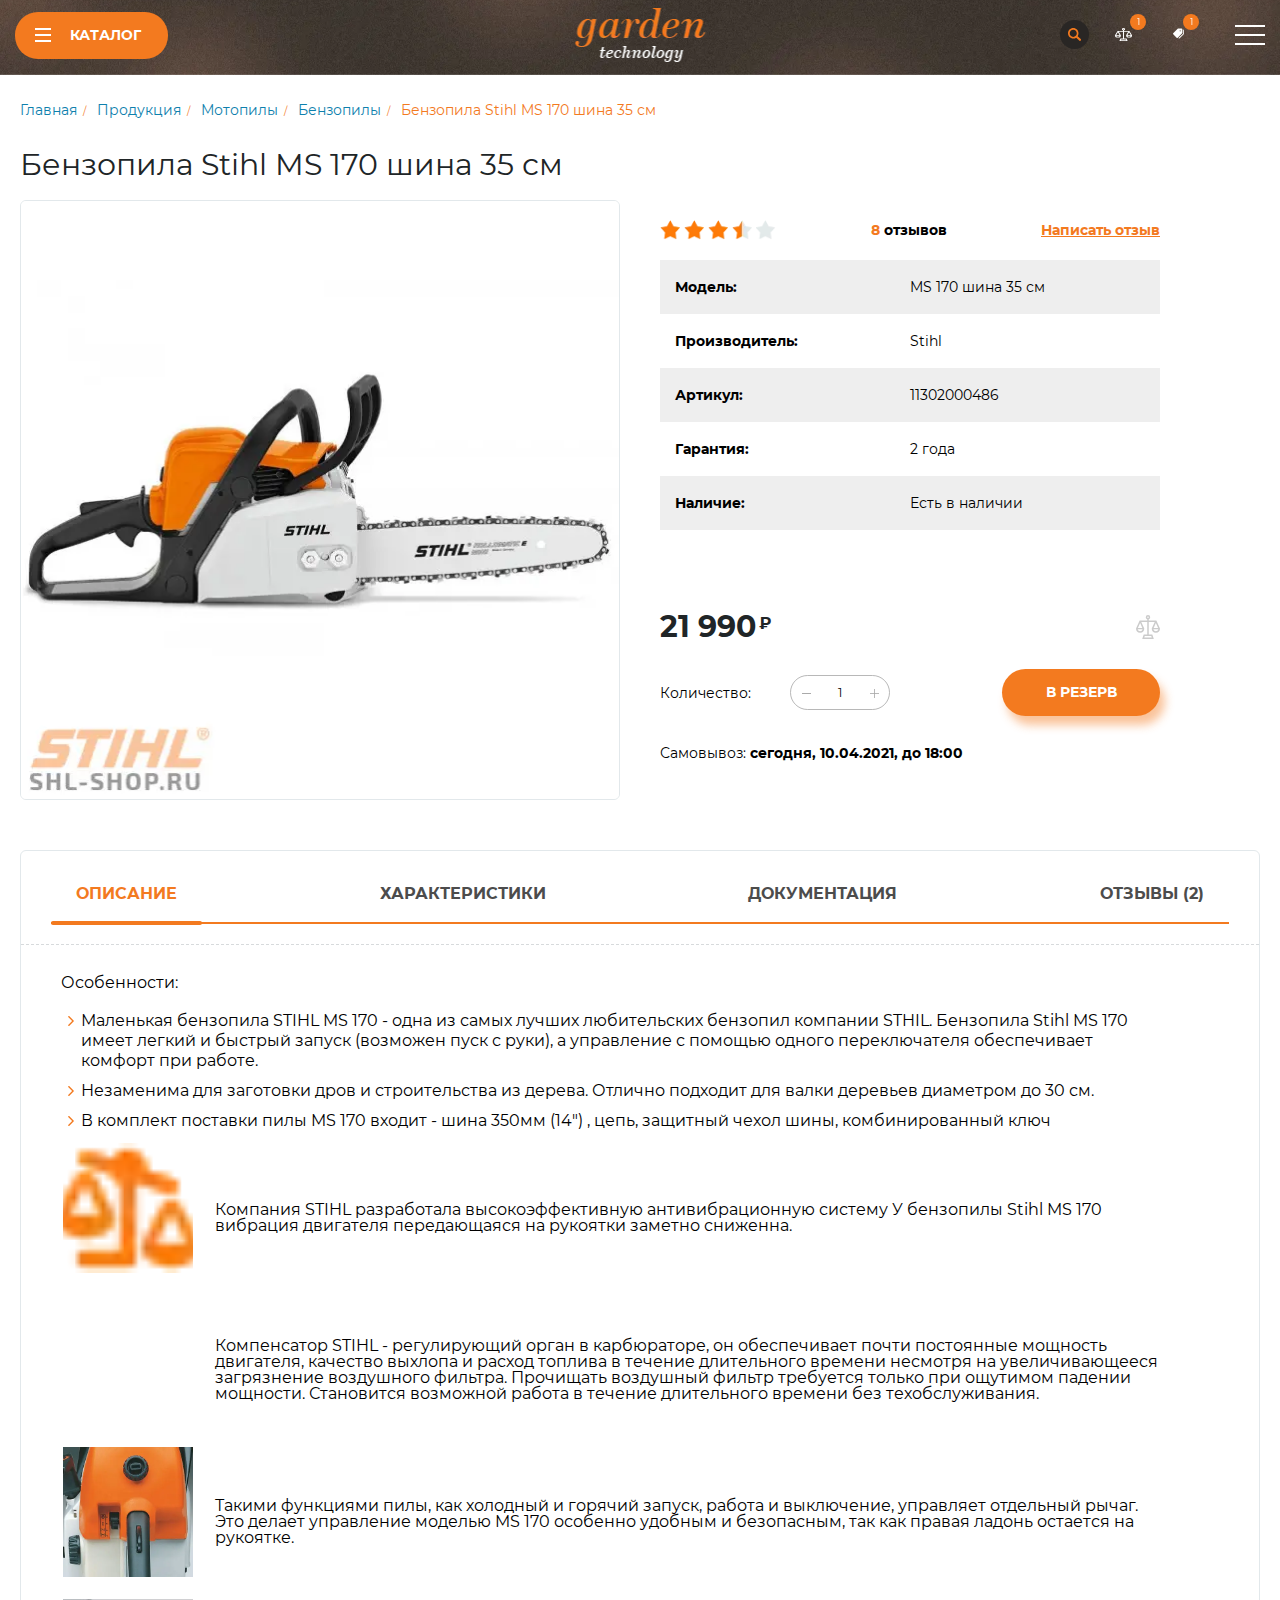
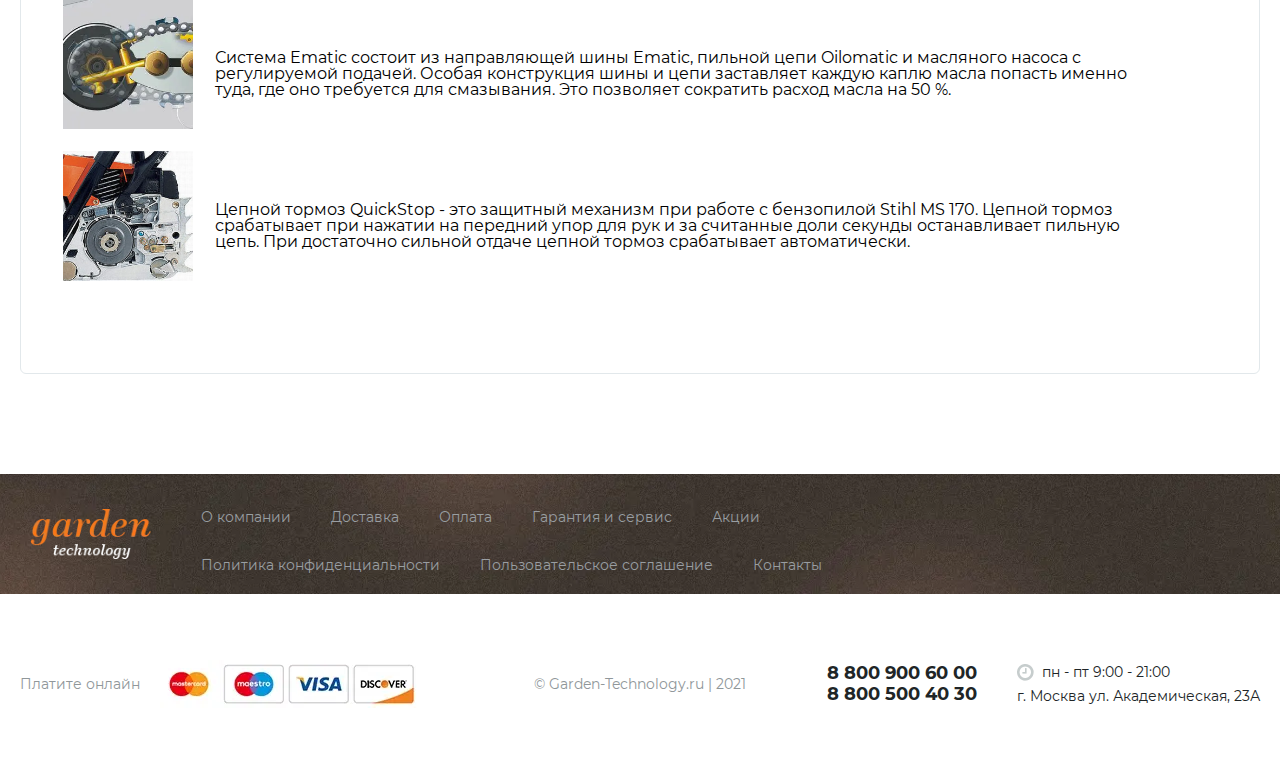
<file: product.html>
<!DOCTYPE html><html lang="ru"><head>	<title>STIHL</title>	<meta charset="UTF-8">	<meta name="format-detection" content="telephone=no">	<link rel="stylesheet" href="css/style.min.css">	<meta name="viewport" content="width=device-width, initial-scale=1.0"></head><body>	<div class="wrapper">		<header class="header" id="header">	<div class="header__content _container">		<nav class="header__menu menu">			<a href="#" class="header__column header__column_btn _custom-active" data-da="header__content,5,650">				<div class="header__lines">					<span></span>					<span></span>					<span></span>				</div>				<p>Каталог</p>			</a>			<div class="menu__icon icon-menu _custom-active">				<span></span>				<span></span>				<span></span>			</div>			<div class="menu__body">				<ul class="menu__list">					<li><a href="#" class="menu__link">О компании</a></li>					<li><a href="#" class="menu__link">Доставка</a></li>					<li><a href="#" class="menu__link">Гарантия и сервис</a></li>					<li><a href="#" class="menu__link">Контакты</a></li>					<li><a href="#" class="menu__link">Акции</a></li>				</ul>			</div>		</nav>		<div class="header__column header__column_logo">			<a href="index.html" class="header__logo">				<picture><source srcset="img/logo.webp" type="image/webp"><img src="img/logo.png" alt=""></picture>			</a>		</div>		<div class="header__column header__column_contact">			<div class="header__phones" data-da="menu__body,6,1300">				<a href="tel:8 800 900 60 00" class="header__phone">8 800 900 60 00</a>				<a href="tel:8 800 500 40 30" class="header__phone">8 800 500 40 30</a>			</div>			<div class="header__clock" data-da="menu__body,7,1300">				<picture><source srcset="img/header/clock.svg" type="image/webp"><img src="img/header/clock.svg" alt=""></picture>				<span>пн - пт 9:00 - 21:00</span>			</div>			<div class="header__icons " data-da="header__column_logo,4,650">				<a href="#" class="header__icon header__icon_search _custom-active">					<div class="header__icon_image"></div>				</a>				<a href="comparison.html" class="header__icon header__icon_balance">					<picture><source srcset="img/header/balance.svg" type="image/webp"><img src="img/header/balance.svg" alt=""></picture>					<span>1</span>				</a>				<a href="shopping.html" class="header__icon header__icon_ticket">					<picture><source srcset="img/header/price.svg" type="image/webp"><img src="img/header/price.svg" alt=""></picture>					<span>1</span>				</a>			</div>		</div>	</div>	<div class="custom">		<ul class="custom__list custom_search">			<li class="custom__linkc ">				<span class="custom__sub-list">					<span class="custom__item">						<input type="search" name="text" placeholder="Поиск . . ." class="custom__input">					</span>				</span>			</li>		</ul>	</div>	<div class="custom">		<div class="custom__bg"></div>		<ul class="custom__list custom_catalog">			<li><a href="#" class="custom__link">Аккумуляторная техника</a></li>			<li><a href="#" class="custom__link">Мотопилы</a></li>			<li><a href="#" class="custom__link">Воздуходувные устройства и измельчители</a></li>			<li><a href="#" class="custom__link">Опрыскиватели и распылители</a></li>			<li><a href="#" class="custom__link">Мотопилы</a></li>			<li><a href="#" class="custom__link">Аккумуляторная техника</a></li>			<li><a href="#" class="custom__link">Опрыскиватели и распылители</a></li>			<li><a href="#" class="custom__link">Воздуходувные устройства и измельчители</a></li>			<li><a href="#" class="custom__link">Мотопилы</a></li>			<li><a href="#" class="custom__link">Аккумуляторная техника</a></li>			<li><a href="#" class="custom__link">Опрыскиватели и распылители</a></li>			<li><a href="#" class="custom__link custom__link_dn">Воздуходувные устройства и измельчители</a></li>		</ul>	</div></header>		<main class="page">			<nav class="breadcrumbs _container">				<ul class="breadcrumbs__list">					<li><a href="index.html" class="breadcrumbs__link">Главная</a></li>					<li><a href="#" class="breadcrumbs__link">Продукция</a></li>					<li><a href="#" class="breadcrumbs__link">Мотопилы</a></li>					<li><a href="#" class="breadcrumbs__link"> Бензопилы</a></li>					<li><span class="breadcrumbs__item">Бензопила Stihl MS 170 шина 35 см</span></li>				</ul>			</nav>			<section class="product">				<div class="product__container _container">					<h2 class="product__title title title_af title_p"><b>Бензопила Stihl MS 170 шина 35 см</b></h2>					<div class="product__content">						<div class="product__images">							<picture><source srcset="img/shopping/03.webp" type="image/webp"><img src="img/shopping/03.jpg" alt=""></picture>						</div>						<div class="product__body">							<div class="product__rating">								<div class="product__stars">									<picture><source srcset="img/card/star_1.webp" type="image/webp"><img src="img/card/star_1.png" alt=""></picture>									<picture><source srcset="img/card/star_1.webp" type="image/webp"><img src="img/card/star_1.png" alt=""></picture>									<picture><source srcset="img/card/star_1.webp" type="image/webp"><img src="img/card/star_1.png" alt=""></picture>									<picture><source srcset="img/card/star_05.webp" type="image/webp"><img src="img/card/star_05.png" alt=""></picture>									<picture><source srcset="img/card/star_0.webp" type="image/webp"><img src="img/card/star_0.png" alt=""></picture>								</div>								<div class="product__review">									<span>8</span> отзывов								</div>								<div class="product__write-feedb">									Написать отзыв								</div>							</div>							<ul class="product__table">								<li class="product__list">									<span class="product__pst-key">Модель:</span>									<span class="product__pst-value">MS 170 шина 35 см</span>								</li>								<li class="product__list">									<span class="product__pst-key">Производитель:</span>									<span class="product__pst-value">Stihl</span>								</li>								<li class="product__list">									<span class="product__pst-key">Артикул:</span>									<span class="product__pst-value">11302000486</span>								</li>								<li class="product__list">									<span class="product__pst-key">Гарантия:</span>									<span class="product__pst-value">2 года</span>								</li>								<li class="product__list">									<span class="product__pst-key">Наличие:</span>									<span class="product__pst-value">Есть в наличии</span>								</li>							</ul>							<div class="product__costs">								<p class="product__cost">									21 990								</p>								<div class="product__balance _balance _interaction"></div>							</div>							<div class="product__buy">								<div class="product__buy-row">									<span class="product__buy-text">Количество:</span>									<div class="product__quantity quantity">										<div class="quantity__button quantity__button_minus"></div>										<div class="quantity__input">											<input autocomplete="off" type="text" name="form[]" value="1">										</div>										<div class="quantity__button quantity__button_plus"></div>									</div>								</div>								<button type="button" class="product__btn btn">В резерв</button>							</div>							<p class="product__subtext">								Самовывоз: <span>сегодня, 10.04.2021, до 18:00</span>							</p>						</div>					</div>					<div class="product__tabs tabs _tabs">						<div class="tabs__nav">							<ul class="tabs__nav-list">								<li><a href="#" class="tabs__item _tabs-item _active">Описание</a></li>								<li><a href="#" class="tabs__item _tabs-item">Характеристики</a></li>								<li><a href="#" class="tabs__item _tabs-item">Документация</a></li>								<li><a href="#" class="tabs__item _tabs-item"> Отзывы (2)</a></li>							</ul>						</div>						<div class="tabs__content _tabs-block _active">							<div class="tabs__wrapper">								<p class="tabs__text">Особенности:</p>								<ul class="tabs__list">									<li class="tabs__link">Маленькая бензопила STIHL MS 170 - одна из самых лучших любительских бензопил										компании STHIL. Бензопила Stihl MS 170 имеет легкий и быстрый запуск (возможен пуск с руки), а										управление с помощью одного переключателя обеспечивает комфорт при работе.</li>									<li class="tabs__link">Незаменима для заготовки дров и строительства из дерева. Отлично подходит для										валки деревьев диаметром до 30 см.</li>									<li class="tabs__link">В комплект поставки пилы MS 170 входит - шина 350мм (14") , цепь, защитный										чехол										шины, комбинированный ключ</li>								</ul>								<table class="tabs__table">									<tr class="tabs__row">										<td class="tabs__image">											<picture><source srcset="img/product/01.webp" type="image/webp"><img src="img/product/01.jpg" alt=""></picture>										</td>										<td>											<span class="tabs__text">												Компания STIHL разработала высокоэффективную антивибрационную систему У бензопилы Stihl MS 170												вибрация двигателя передающаяся на рукоятки заметно сниженна.											</span>										</td>									</tr>									<tr class="tabs__row">										<td class="tabs__image">											<picture><source srcset="img/product/02.webp" type="image/webp"><img src="img/product/02.jpg" alt=""></picture>										</td>										<td>											<span class="tabs__text">												Компенсатор STIHL - регулирующий орган в карбюраторе, он обеспечивает почти постоянные мощность												двигателя, качество выхлопа и расход топлива в течение длительного времени несмотря на												увеличивающееся загрязнение воздушного фильтра. Прочищать воздушный фильтр требуется только при												ощутимом падении мощности. Становится возможной работа в течение длительного времени без												техобслуживания.											</span>										</td>									</tr>									<tr class="tabs__row">										<td class="tabs__image">											<picture><source srcset="img/product/03.webp" type="image/webp"><img src="img/product/03.jpg" alt=""></picture>										</td>										<td>											<span class="tabs__text">												Такими функциями пилы, как холодный и горячий запуск, работа и выключение, управляет отдельный												рычаг. Это делает управление моделью MS 170 особенно удобным и безопасным, так как правая ладонь												остается на рукоятке.											</span>										</td>									</tr>									<tr class="tabs__row">										<td class="tabs__image">											<picture><source srcset="img/product/04.webp" type="image/webp"><img src="img/product/04.jpg" alt=""></picture>										</td>										<td>											<span class="tabs__text">												Система Ematic состоит из направляющей шины Ematic, пильной цепи Oilomatic и масляного насоса с												регулируемой подачей. Особая конструкция шины и цепи заставляет каждую каплю масла попасть												именно												туда, где оно требуется для смазывания. Это позволяет сократить расход масла на 50 %.											</span>										</td>									</tr>									<tr class="tabs__row">										<td class="tabs__image">											<picture><source srcset="img/product/05.webp" type="image/webp"><img src="img/product/05.jpg" alt=""></picture>										</td>										<td>											<span class="tabs__text">												Цепной тормоз QuickStop - это защитный механизм при работе с бензопилой Stihl MS 170. Цепной												тормоз срабатывает при нажатии на передний упор для рук и за считанные доли секунды												останавливает												пильную цепь. При достаточно сильной отдаче цепной тормоз срабатывает автоматически.											</span>										</td>									</tr>								</table>							</div>						</div>						<div class="tabs__content _tabs-block">							<div class="tabs__wrapper">								<div class="tabs__characteristics characteristics">									<h3 class="characteristics__title">Характеристики</h3>									<div class="characteristics__single">										<div class="characteristics__single-name">Вес, кг</div>										<div class="characteristics__single-value">3,9</div>									</div>									<div class="characteristics__single">										<div class="characteristics__single-name">Межэлектродный зазор, мм</div>										<div class="characteristics__single-value">0,5</div>									</div>									<div class="characteristics__single">										<div class="characteristics__single-name">Мощность, кВт</div>										<div class="characteristics__single-value">1,3</div>									</div>									<div class="characteristics__single">										<div class="characteristics__single-name">Назначение</div>										<div class="characteristics__single-value">Заготовка дров</div>									</div>									<div class="characteristics__single">										<div class="characteristics__single-name">Объем бака для смазки цепи, л</div>										<div class="characteristics__single-value">0,145</div>									</div>									<div class="characteristics__single">										<div class="characteristics__single-name">Рабочий объем цилиндра, см³</div>										<div class="characteristics__single-value">30,1</div>									</div>									<div class="characteristics__single">										<div class="characteristics__single-name">Рекомендованная длина шины, см/дюйм</div>										<div class="characteristics__single-value">25-40/ 10-16</div>									</div>									<div class="characteristics__single">										<div class="characteristics__single-name">Толщина цепи, мм</div>										<div class="characteristics__single-value">1,1</div>									</div>									<div class="characteristics__single">										<div class="characteristics__single-name">Уровень вибрации слева/справа, м/с²</div>										<div class="characteristics__single-value">4,2 / 5,9</div>									</div>									<div class="characteristics__single">										<div class="characteristics__single-name">Уровень звукового давления, дБ(А)</div>										<div class="characteristics__single-value">98</div>									</div>									<div class="characteristics__single">										<div class="characteristics__single-name">Уровень звуковой мощности, дБ(А)</div>										<div class="characteristics__single-value">109</div>									</div>									<div class="characteristics__single">										<div class="characteristics__single-name">Емкость топливного бака, л</div>										<div class="characteristics__single-value">0,25</div>									</div>									<div class="characteristics__single">										<div class="characteristics__single-name">Мощность, л.с</div>										<div class="characteristics__single-value">1,8</div>									</div>									<div class="characteristics__single">										<div class="characteristics__single-name">Скорость вращения, об/мин</div>										<div class="characteristics__single-value">2800</div>									</div>									<div class="characteristics__single">										<div class="characteristics__single-name">Тип двигателя</div>										<div class="characteristics__single-value">Бензиновый</div>									</div>									<div class="characteristics__single">										<div class="characteristics__single-name">Тип масляного насоса</div>										<div class="characteristics__single-value">автомат</div>									</div>									<div class="characteristics__single">										<div class="characteristics__single-name">Шаг цепи, дюйм</div>										<div class="characteristics__single-value">3/8</div>									</div>								</div>							</div>						</div>						<div class="tabs__content _tabs-block">							<div class="tabs__wrapper">								<ul class="tabs__documentation documentation">									<li class="documentation__card">										<a href="#" class="documentation__link">											<svg xmlns="http://www.w3.org/2000/svg" viewBox="0 0 45 50" id="pdfIcon" class="pdf_icon"												data-inject-url="https://shl-shop.ru/static/vector/pdfIcon.svg">												<path													d="M39.7,12.3H32.4a1,1,0,0,1-1-1v-8m1.9,39.1h5.4a1.1,1.1,0,0,0,1-1v-30a.9.9,0,0,0-.3-.7l-6.2-7a.8.8,0,0,0-.7-.4h-21a1,1,0,0,0-1,1V41.4a1,1,0,0,0,1,1h4.7M16,23.8H34.2M16,28.5H34.2"													class="pdf_lines"></path>												<path d="M22,33.3h6.2v9h3.2L25,48.8l-6.4-6.6h3.5Z" class="pdf_arr"></path>												<path d="M26,19.5H5.3V10.1H26Z" class="pdf_rec"></path>												<path													d="M12.7,13.8a1.4,1.4,0,0,1-.6,1.2,2,2,0,0,1-1.4.4h-.5v1.9H9.3v-5h1.5a2,2,0,0,1,1.4.4A1.4,1.4,0,0,1,12.7,13.8Zm-2.5,1h.4a1.2,1.2,0,0,0,.9-.3.6.6,0,0,0,.3-.6,1.4,1.4,0,0,0-.2-.7l-.9-.2h-.5Zm8.1,0a2.9,2.9,0,0,1-.7,1.9,3,3,0,0,1-2,.6H14.2v-5h1.6a2.1,2.1,0,0,1,1.8.7A2.1,2.1,0,0,1,18.3,14.8Zm-.9,0c0-1.2-.5-1.8-1.7-1.8H15v3.6h.6A1.6,1.6,0,0,0,17.4,14.8Zm3.3,2.5h-.8v-5h2.8V13h-2v1.6h1.9v.7H20.7Z"													class="pdf_text"></path>											</svg>											<span class="documentation__text">												Руководство по эксплуатации Stihl MS 170 шина 35 см (pdf, 2.48MB)											</span>										</a>									</li>								</ul>							</div>						</div>						<div class="tabs__content _tabs-block">							<div class="tabs__reviews reviews">								<div class="reviews__wrapper">									<h3 class="reviews__name">Георгий Кузнецов</h3>									<div class="reviews__stars">										<picture><source srcset="img/card/star_1.webp" type="image/webp"><img src="img/card/star_1.png" alt=""></picture>										<picture><source srcset="img/card/star_1.webp" type="image/webp"><img src="img/card/star_1.png" alt=""></picture>										<picture><source srcset="img/card/star_1.webp" type="image/webp"><img src="img/card/star_1.png" alt=""></picture>										<picture><source srcset="img/card/star_1.webp" type="image/webp"><img src="img/card/star_1.png" alt=""></picture>										<picture><source srcset="img/card/star_1.webp" type="image/webp"><img src="img/card/star_1.png" alt=""></picture>									</div>									<time class="reviews__date" datetime="2021-03-21">21.03.2021</time>									<h3 class="reviews__title">Достоинства</h3>									<p class="reviews__text">Lorem ipsum dolor sit amet, consectetur adipisicing elit. Neque accusamus										obcaecati voluptate voluptatibus, exercitationem numquam. Asperiores temporibus totam ipsam possimus										maxime minima, blanditiis quo alias illo a aperiam facere esse vitae perspiciatis rem perferendis										architecto eligendi reiciendis, consectetur dolor. Delectus vitae reiciendis ducimus sint quo soluta										sed sunt, excepturi architecto?</p>									<h3 class="reviews__title">Недостатки</h3>									<p class="reviews__text">Lorem ipsum dolor sit amet consectetur adipisicing elit. Harum unde minus										molestiae assumenda quam. Facere quod enim architecto quibusdam velit.</p>									<h3 class="reviews__title">Комментарий</h3>									<p class="reviews__text">Lorem ipsum dolor sit amet consectetur adipisicing elit. Ullam sint debitis										unde libero placeat iste qui dicta eius minima dolor laudantium dolore suscipit, delectus quisquam!										Nemo minus alias magni obcaecati?</p>								</div>							</div>							<div class="tabs__reviews reviews">								<div class="reviews__wrapper">									<h3 class="reviews__name">Георгий Кузнецов</h3>									<div class="reviews__stars">										<picture><source srcset="img/card/star_1.webp" type="image/webp"><img src="img/card/star_1.png" alt=""></picture>										<picture><source srcset="img/card/star_1.webp" type="image/webp"><img src="img/card/star_1.png" alt=""></picture>										<picture><source srcset="img/card/star_1.webp" type="image/webp"><img src="img/card/star_1.png" alt=""></picture>										<picture><source srcset="img/card/star_1.webp" type="image/webp"><img src="img/card/star_1.png" alt=""></picture>										<picture><source srcset="img/card/star_1.webp" type="image/webp"><img src="img/card/star_1.png" alt=""></picture>									</div>									<time class="reviews__date" datetime="2021-03-21">21.03.2021</time>									<h3 class="reviews__title">Достоинства</h3>									<p class="reviews__text">Lorem ipsum dolor sit amet, consectetur adipisicing elit. Neque accusamus										obcaecati voluptate voluptatibus, exercitationem numquam. Asperiores temporibus totam ipsam possimus										maxime minima, blanditiis quo alias illo a aperiam facere esse vitae perspiciatis rem perferendis										architecto eligendi reiciendis, consectetur dolor. Delectus vitae reiciendis ducimus sint quo soluta										sed sunt, excepturi architecto?</p>									<h3 class="reviews__title">Недостатки</h3>									<p class="reviews__text">Lorem ipsum dolor sit amet consectetur adipisicing elit. Harum unde minus										molestiae assumenda quam. Facere quod enim architecto quibusdam velit.</p>									<h3 class="reviews__title">Комментарий</h3>									<p class="reviews__text">Lorem ipsum dolor sit amet consectetur adipisicing elit. Ullam sint debitis										unde libero placeat iste qui dicta eius minima dolor laudantium dolore suscipit, delectus quisquam!										Nemo minus alias magni obcaecati?</p>								</div>							</div>							<div class="tabs__wrapper tabs__wrapper_p">								<button type="button" class="tabs__btn btn btn_aside">Оставить заявку</button>								<div class="tabs__form form">	<form action="#" id="form" class="form__body" data-message='Данные успешно отправлены'>		<div class="form__item">			<label for="formName" class="form__label">Ваше имя*:</label>			<input id="formName" type="text" class="form__input input  _text">		</div>		<div class="form__row">			<div class="form__column">				<label for="dignity" class="form__label">Достоинства:</label>				<textarea name="dignity" id="formMessage" class="form__input input"></textarea>			</div>			<div class="form__column">				<label for="limitations" class="form__label">Недостатки:</label>				<textarea name="limitations" id="formMessage" class="form__input input"></textarea>			</div>		</div>		<div class="form__item">			<label for="formMessage" class="form__label">Комментарий*:</label>			<textarea name="message" id="formMessage" class="form__input input"></textarea>		</div>		<p class="form__label">Оценка*:</p>		<div class="simple-rating">			<div class="simple-rating__items">				<input id="rating-5" type="radio" class="simple-rating__item" name="simple-rating" value="5">				<label for="rating-5" class="simple-rating__label"></label>				<input id="rating-4" type="radio" class="simple-rating__item" name="simple-rating" value="4">				<label for="rating-4" class="simple-rating__label"></label>				<input id="rating-3" type="radio" class="simple-rating__item" name="simple-rating" value="3">				<label for="rating-3" class="simple-rating__label"></label>				<input id="rating-2" type="radio" class="simple-rating__item" name="simple-rating" value="2">				<label for="rating-2" class="simple-rating__label"></label>				<input id="rating-1" type="radio" class="simple-rating__item" name="simple-rating" value="1">				<label for="rating-1" class="simple-rating__label"></label>			</div>		</div>		<br><br>		<button type="submit" class="form__btn btn" id="btn">ОТПРАВИТЬ</button>	</form></div>							</div>						</div>					</div>				</div>			</section>		</main>		<footer class="footer" id="footer">	<div class="footer__row">		<div class="footer__content _container">			<div class="footer__column footer__column_l">				<ul class="footer__list footer__list_l" data-da="footer__column_r,0,1420">					<li><a href="#" class="footer__link">О компании</a></li>					<li><a href="#" class="footer__link">Доставка</a></li>					<li><a href="#" class="footer__link">Оплата</a></li>					<li><a href="#" class="footer__link">Гарантия и сервис</a></li>					<li><a href="#" class="footer__link">Акции</a></li>				</ul>			</div>			<a href="#" class="footer__column footer__column_logo">				<picture><source srcset="img/logo.webp" type="image/webp"><img src="img/logo.png" alt=""></picture>			</a>			<div class="footer__column footer__column_r">				<ul class="footer__list footer__list_r">					<li><a href="#" class="footer__link">Политика конфиденциальности</a></li>					<li><a href="#" class="footer__link">Пользовательское соглашение</a></li>					<li><a href="#" class="footer__link" data-da="footer__list_r,0,800">Контакты</a></li>				</ul>			</div>		</div>	</div>	<div class="footer__footer _container">		<div class="footer__footer-row">			<div class="footer__column-footer footer__column-footer_l">				<p class="footer__text">Платите онлайн</p>				<picture><source srcset="img/footer/card.webp" type="image/webp"><img src="img/footer/card.jpg" alt=""></picture>			</div>			<div class="footer__column-footer footer__column-footer_center" data-da="footer__footer,4,1260">				<p class="footer__text">© Garden-Technology.ru | 2021</p>			</div>			<div class="footer__column-footer footer__column-footer_r">				<div class="footer__phones">					<a href="tel:8 800 900 60 00" class="footer__phone">8 800 900 60 00</a>					<a href="tel:8 800 500 40 30" class="footer__phone">8 800 500 40 30</a>				</div>				<div class="footer__contacts">					<div class="footer__clock">						<picture><source srcset="img/footer/clock.webp" type="image/webp"><img src="img/footer/clock.png" alt=""></picture>						<span>пн - пт 9:00 - 21:00</span>					</div>					<a href="https://www.google.com/maps/search/г.+Москва+ул.+Академическая,+23А/@55.6817323,37.580008,18.25z"						class="footer__address">г. Москва ул. Академическая, 23А</a>				</div>			</div>		</div>	</div></footer>	</div>	<div class="popup popup-entry" id="popup-entry">	<div class="popup__content">		<div class="popup__body">			<div class="popup__close"></div>			<div class="popup__form"></div>			<p>Lorem ipsum dolor sit amet consectetur adipisicing elit. Sunt minima placeat incidunt vel consequuntur				repudiandae commodi, minus quia dicta iure. Perspiciatis illum beatae harum magni rem aliquam delectus maiores				eaque.</p>		</div>	</div></div><div class="popup popup-login" id="popup-login">	<div class="popup__content">		<div class="popup__body">			<div class="popup__close"></div>			<div class="popup__form-login"></div>		</div>	</div></div><!-- <div class="popup popup_video">	<div class="popup__content">		<div class="popup__body">			<div class="popup__close popup__close_video"></div>			<div class="popup__video _video"></div>		</div>	</div></div> -->	<script src="https://code.jquery.com/jquery-3.3.1.min.js"></script><script src="js/vendors.js"></script><script src="js/app.js"></script></body></html>
</file>
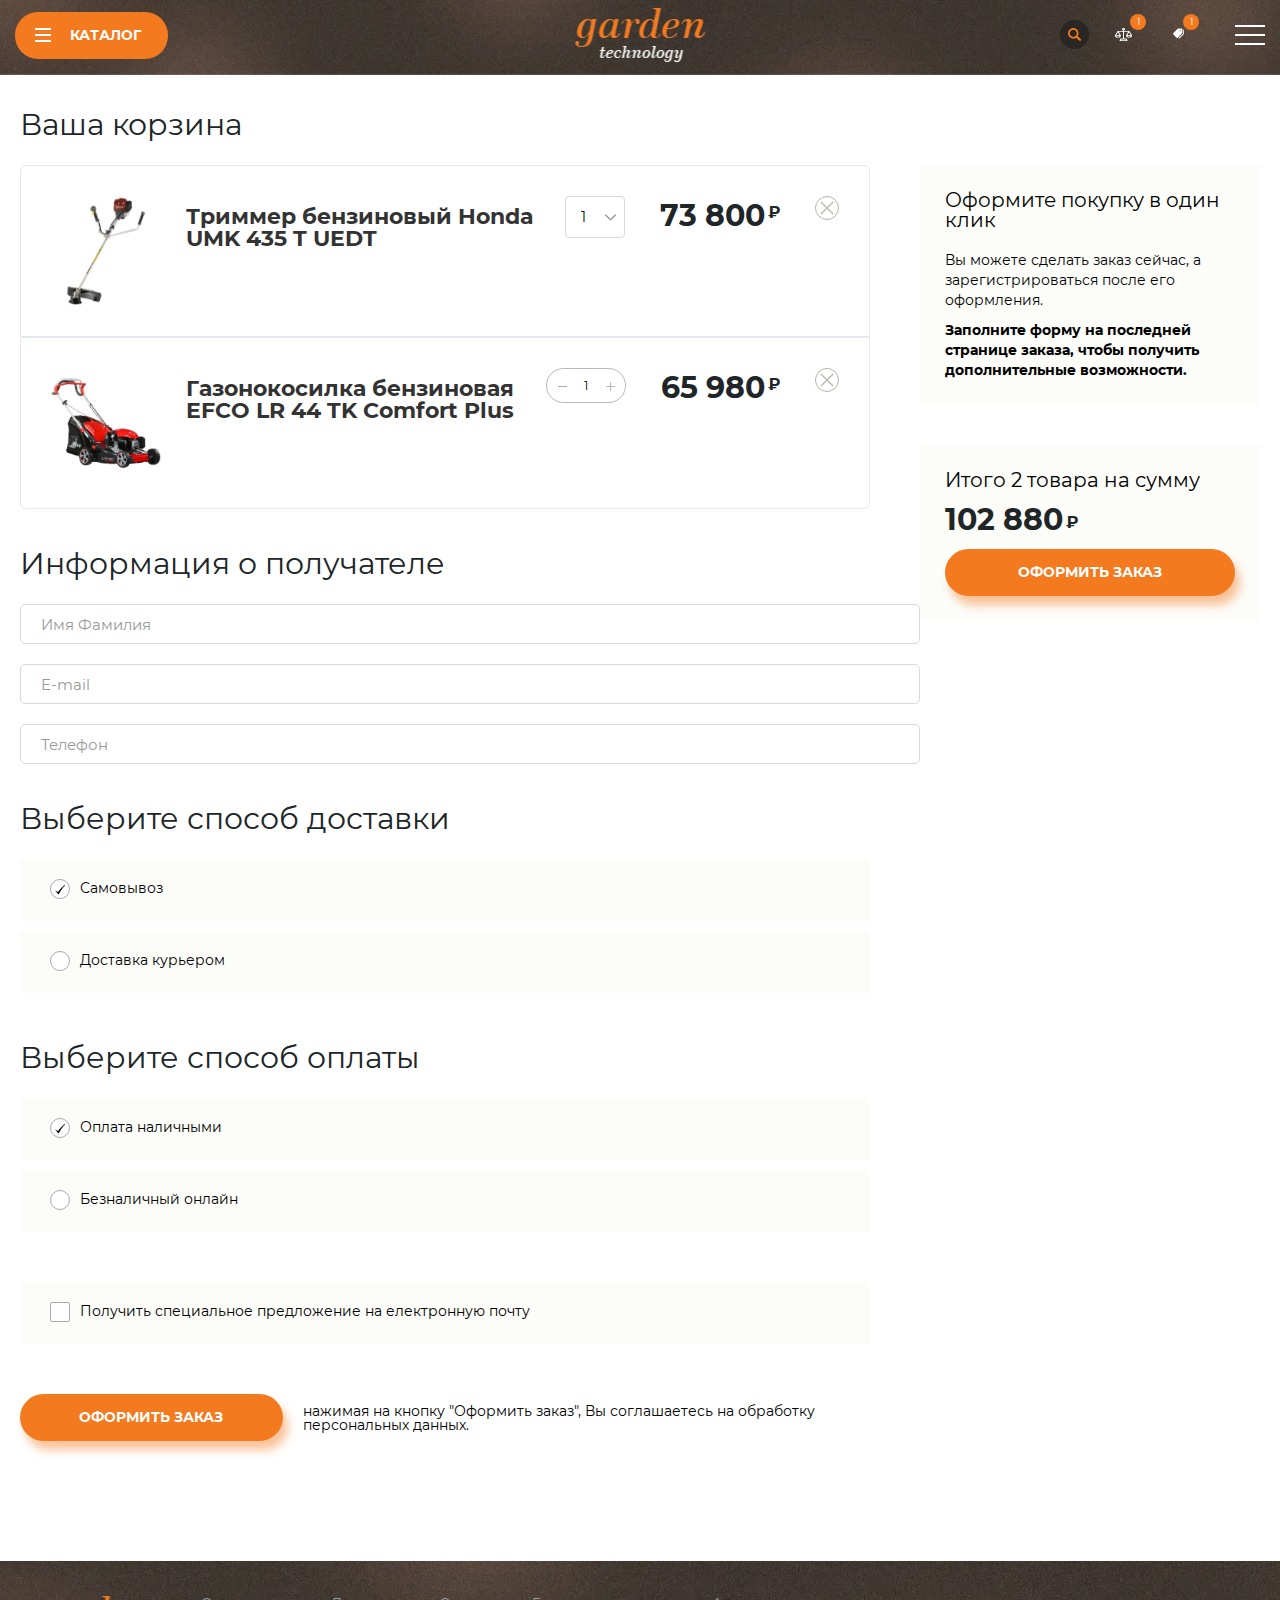
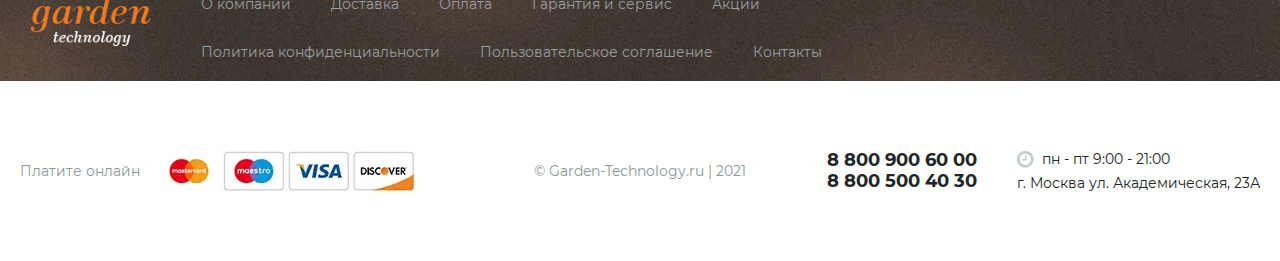
<file: shopping.html>
<!DOCTYPE html><html lang="ru"><head>	<title>STIHL</title>	<meta charset="UTF-8">	<meta name="format-detection" content="telephone=no">	<link rel="stylesheet" href="css/style.min.css">	<meta name="viewport" content="width=device-width, initial-scale=1.0"></head><body>	<div class="wrapper">		<header class="header" id="header">	<div class="header__content _container">		<nav class="header__menu menu">			<a href="#" class="header__column header__column_btn _custom-active" data-da="header__content,5,650">				<div class="header__lines">					<span></span>					<span></span>					<span></span>				</div>				<p>Каталог</p>			</a>			<div class="menu__icon icon-menu _custom-active">				<span></span>				<span></span>				<span></span>			</div>			<div class="menu__body">				<ul class="menu__list">					<li><a href="#" class="menu__link">О компании</a></li>					<li><a href="#" class="menu__link">Доставка</a></li>					<li><a href="#" class="menu__link">Гарантия и сервис</a></li>					<li><a href="#" class="menu__link">Контакты</a></li>					<li><a href="#" class="menu__link">Акции</a></li>				</ul>			</div>		</nav>		<div class="header__column header__column_logo">			<a href="index.html" class="header__logo">				<picture><source srcset="img/logo.webp" type="image/webp"><img src="img/logo.png" alt=""></picture>			</a>		</div>		<div class="header__column header__column_contact">			<div class="header__phones" data-da="menu__body,6,1300">				<a href="tel:8 800 900 60 00" class="header__phone">8 800 900 60 00</a>				<a href="tel:8 800 500 40 30" class="header__phone">8 800 500 40 30</a>			</div>			<div class="header__clock" data-da="menu__body,7,1300">				<picture><source srcset="img/header/clock.svg" type="image/webp"><img src="img/header/clock.svg" alt=""></picture>				<span>пн - пт 9:00 - 21:00</span>			</div>			<div class="header__icons " data-da="header__column_logo,4,650">				<a href="#" class="header__icon header__icon_search _custom-active">					<div class="header__icon_image"></div>				</a>				<a href="comparison.html" class="header__icon header__icon_balance">					<picture><source srcset="img/header/balance.svg" type="image/webp"><img src="img/header/balance.svg" alt=""></picture>					<span>1</span>				</a>				<a href="shopping.html" class="header__icon header__icon_ticket">					<picture><source srcset="img/header/price.svg" type="image/webp"><img src="img/header/price.svg" alt=""></picture>					<span>1</span>				</a>			</div>		</div>	</div>	<div class="custom">		<ul class="custom__list custom_search">			<li class="custom__linkc ">				<span class="custom__sub-list">					<span class="custom__item">						<input type="search" name="text" placeholder="Поиск . . ." class="custom__input">					</span>				</span>			</li>		</ul>	</div>	<div class="custom">		<div class="custom__bg"></div>		<ul class="custom__list custom_catalog">			<li><a href="#" class="custom__link">Аккумуляторная техника</a></li>			<li><a href="#" class="custom__link">Мотопилы</a></li>			<li><a href="#" class="custom__link">Воздуходувные устройства и измельчители</a></li>			<li><a href="#" class="custom__link">Опрыскиватели и распылители</a></li>			<li><a href="#" class="custom__link">Мотопилы</a></li>			<li><a href="#" class="custom__link">Аккумуляторная техника</a></li>			<li><a href="#" class="custom__link">Опрыскиватели и распылители</a></li>			<li><a href="#" class="custom__link">Воздуходувные устройства и измельчители</a></li>			<li><a href="#" class="custom__link">Мотопилы</a></li>			<li><a href="#" class="custom__link">Аккумуляторная техника</a></li>			<li><a href="#" class="custom__link">Опрыскиватели и распылители</a></li>			<li><a href="#" class="custom__link custom__link_dn">Воздуходувные устройства и измельчители</a></li>		</ul>	</div></header>		<main class="page">			<section class="shopping">				<div class="shopping__container _container">					<h1 class="shopping__title title title_af"><b>Ваша корзина</b></h1>					<div class="shopping__content">						<div>							<div class="shopping__row">								<div class="shopping__card card-shopping">									<div class="card-shopping__content">										<div class="card-shopping__mob">											<div class="card-shopping__image">												<picture><source srcset="img/shopping/01.webp" type="image/webp"><img src="img/shopping/01.jpg" alt=""></picture>											</div>											<h3 class="card-shopping__title">Триммер бензиновый Honda UMK 435 T UEDT</h3>										</div>										<div class="card-shopping__mobile">											<div class="card-shopping__namber">												<select class="card-shopping__select">													<option value="1">1</option>													<option value="2">2</option>													<option value="3">3</option>													<option value="4">4</option>													<option value="5">5</option>													<option value="6">6</option>													<option value="7">7</option>													<option value="8">8</option>													<option value="9">9</option>													<option value="10">10</option>												</select>											</div>											<div class="card-shopping__costs">												<p class="card-shopping__cost">													73 800												</p>											</div>											<div class="card-shopping__close"></div>										</div>									</div>								</div>								<div class="shopping__card card-shopping">									<div class="card-shopping__content">										<div class="card-shopping__mob">											<div class="card-shopping__image">												<picture><source srcset="img/shopping/02.webp" type="image/webp"><img src="img/shopping/02.jpg" alt=""></picture>											</div>											<h3 class="card-shopping__title">Газонокосилка бензиновая EFCO LR 44 TK Comfort Plus</h3>										</div>										<div class="card-shopping__mobile">											<!-- <div class="card-shopping__namber">												<select class="card-shopping__select">													<option value="1">1</option>													<option value="2">2</option>													<option value="3">3</option>													<option value="4">4</option>													<option value="5">5</option>													<option value="6">6</option>													<option value="7">7</option>													<option value="8">8</option>													<option value="9">9</option>													<option value="10">10</option>												</select>											</div> -->											<div class="card-shopping__namber quantity quantity_sh">												<div class="quantity__button quantity__button_minus"></div>												<div class="quantity__input">													<input autocomplete="off" type="text" name="form[]" value="1">												</div>												<div class="quantity__button quantity__button_plus"></div>											</div>											<div class="card-shopping__costs">												<p class="card-shopping__cost">													65 980												</p>											</div>											<div class="card-shopping__close"></div>										</div>									</div>								</div>							</div>							<div class="shopping__form">								<h2 class="shopping__title title title_af"><b>Информация о получателе</b></h2>								<div class="form">									<form action="#" class="form__body" data-message='Данные успешно отправлены'>										<div class="form__item">											<input id="name" type="text" class="form__input input _text" data-value="Имя Фамилия">										</div>										<div class="form__item">											<input id="email" type="email" class="form__input input _email" data-value="E-mail">										</div>										<div class="form__item">											<input id="phone" type="tel" class="form__input input _phone" data-value="Телефон">										</div>									</form>								</div>							</div>							<div class="shopping__delivery">								<h2 class="shopping__title title title_af"><b>Выберите способ доставки</b></h2>								<div class="shopping__checkbox">									<div class="radio">										<input id="delivery" type="radio" class="radio__input " name="delivery" checked>										<label for="delivery" class="radio__label">											<span>Самовывоз</span>										</label>									</div>								</div>								<div class="shopping__checkbox">									<div class="radio">										<input id="courier" type="radio" class="radio__input " name="delivery">										<label for="courier" class="radio__label">											<span>Доставка курьером</span>										</label>									</div>								</div>							</div>							<div class="shopping__delivery">								<h2 class="shopping__title title title_af"><b>Выберите способ оплаты</b></h2>								<div class="shopping__checkbox">									<div class="radio">										<input id="cash" type="radio" class="radio__input " name="payment" checked>										<label for="cash" class="radio__label">											<span>Оплата наличными</span>										</label>									</div>								</div>								<div class="shopping__checkbox">									<div class="radio">										<input id="non-cash" type="radio" class="radio__input " name="payment">										<label for="non-cash" class="radio__label">											<span>Безналичный онлайн</span>										</label>									</div>								</div>							</div>							<div class="shopping__checkbox">								<div class="checkbox">									<input id="formAgreement" type="checkbox" class="checkbox__input " name="agreement">									<label for="formAgreement" class="checkbox__label">										<span>Получить специальное предложение на електронную почту</span>									</label>								</div>							</div>							<div class="shopping__buttons">								<button type="submit" class=" btn btn_aside">Оформить заказ</button>								<p class="shopping__text-btn">									нажимая на кнопку "Оформить заказ", Вы соглашаетесь на обработку персональных данных.								</p>							</div>						</div>						<aside class="shopping__aside aside" id="aside">							<div class="aside__lazy-buy">								<h3 class="aside__title">									Оформите покупку в один клик								</h3>								<p class="aside__text">									Вы можете сделать заказ сейчас, а зарегистрироваться после его									оформления.								</p>								<p class="aside__text-bold">									Заполните форму на последней странице заказа, чтобы									получить дополнительные возможности.								</p>							</div>							<div class="aside__panel panel" id="panel">								<h3 class="panel__title">									Итого 2 товара на сумму								</h3>								<span class="panel__cost"> 102 880 </span>								<button type="button" class="panel__btn btn btn_aside">									Оформить заказ								</button>							</div>						</aside>					</div>				</div>			</section>		</main>		<footer class="footer" id="footer">	<div class="footer__row">		<div class="footer__content _container">			<div class="footer__column footer__column_l">				<ul class="footer__list footer__list_l" data-da="footer__column_r,0,1420">					<li><a href="#" class="footer__link">О компании</a></li>					<li><a href="#" class="footer__link">Доставка</a></li>					<li><a href="#" class="footer__link">Оплата</a></li>					<li><a href="#" class="footer__link">Гарантия и сервис</a></li>					<li><a href="#" class="footer__link">Акции</a></li>				</ul>			</div>			<a href="#" class="footer__column footer__column_logo">				<picture><source srcset="img/logo.webp" type="image/webp"><img src="img/logo.png" alt=""></picture>			</a>			<div class="footer__column footer__column_r">				<ul class="footer__list footer__list_r">					<li><a href="#" class="footer__link">Политика конфиденциальности</a></li>					<li><a href="#" class="footer__link">Пользовательское соглашение</a></li>					<li><a href="#" class="footer__link" data-da="footer__list_r,0,800">Контакты</a></li>				</ul>			</div>		</div>	</div>	<div class="footer__footer _container">		<div class="footer__footer-row">			<div class="footer__column-footer footer__column-footer_l">				<p class="footer__text">Платите онлайн</p>				<picture><source srcset="img/footer/card.webp" type="image/webp"><img src="img/footer/card.jpg" alt=""></picture>			</div>			<div class="footer__column-footer footer__column-footer_center" data-da="footer__footer,4,1260">				<p class="footer__text">© Garden-Technology.ru | 2021</p>			</div>			<div class="footer__column-footer footer__column-footer_r">				<div class="footer__phones">					<a href="tel:8 800 900 60 00" class="footer__phone">8 800 900 60 00</a>					<a href="tel:8 800 500 40 30" class="footer__phone">8 800 500 40 30</a>				</div>				<div class="footer__contacts">					<div class="footer__clock">						<picture><source srcset="img/footer/clock.webp" type="image/webp"><img src="img/footer/clock.png" alt=""></picture>						<span>пн - пт 9:00 - 21:00</span>					</div>					<a href="https://www.google.com/maps/search/г.+Москва+ул.+Академическая,+23А/@55.6817323,37.580008,18.25z"						class="footer__address">г. Москва ул. Академическая, 23А</a>				</div>			</div>		</div>	</div></footer>	</div>	<div class="popup popup-entry" id="popup-entry">	<div class="popup__content">		<div class="popup__body">			<div class="popup__close"></div>			<div class="popup__form"></div>			<p>Lorem ipsum dolor sit amet consectetur adipisicing elit. Sunt minima placeat incidunt vel consequuntur				repudiandae commodi, minus quia dicta iure. Perspiciatis illum beatae harum magni rem aliquam delectus maiores				eaque.</p>		</div>	</div></div><div class="popup popup-login" id="popup-login">	<div class="popup__content">		<div class="popup__body">			<div class="popup__close"></div>			<div class="popup__form-login"></div>		</div>	</div></div><!-- <div class="popup popup_video">	<div class="popup__content">		<div class="popup__body">			<div class="popup__close popup__close_video"></div>			<div class="popup__video _video"></div>		</div>	</div></div> -->	<script src="https://code.jquery.com/jquery-3.3.1.min.js"></script><script src="js/vendors.js"></script><script src="js/app.js"></script></body></html>
</file>
<file: css/style.min.css>
@charset "UTF-8";@font-face{font-family:Montserrat;font-display:swap;src:url(../fonts/Montserrat-Light.woff) format("woff"),url(../fonts/Montserrat-Light.woff2) format("woff2");font-weight:300;font-style:normal}@font-face{font-family:Montserrat;font-display:swap;src:url(../fonts/Montserrat-Regular.woff) format("woff"),url(../fonts/Montserrat-Regular.woff2) format("woff2");font-weight:400;font-style:normal}@font-face{font-family:Montserrat;font-display:swap;src:url(../fonts/Montserrat-Bold.woff) format("woff"),url(../fonts/Montserrat-Bold.woff2) format("woff2");font-weight:700;font-style:normal}@font-face{font-family:Montserrat;font-display:swap;src:url(../fonts/Montserrat-Black.woff) format("woff"),url(../fonts/Montserrat-Black.woff2) format("woff2");font-weight:900;font-style:normal}*{padding:0;margin:0;border:0}*,:after,:before{-webkit-box-sizing:border-box;box-sizing:border-box}:active,:focus{outline:0}a:active,a:focus{outline:0}aside,footer,header,nav,section{display:block}body,html{height:100%;min-width:320px}body{line-height:1;font-family:Montserrat;-ms-text-size-adjust:100%;-moz-text-size-adjust:100%;-webkit-text-size-adjust:100%}button,input,textarea{font-family:Montserrat}input::-ms-clear{display:none}button{cursor:pointer}button::-moz-focus-inner{padding:0;border:0}a,a:visited{text-decoration:none}a:hover{text-decoration:none}ul li{list-style:none}img{vertical-align:top}h1,h2,h3,h4,h5,h6{font-weight:inherit;font-size:inherit}body{color:#000;font-size:14px}body._lock{overflow:hidden}.wrapper{width:100%;min-height:100%;overflow:hidden;display:-webkit-box;display:-ms-flexbox;display:flex;-webkit-box-orient:vertical;-webkit-box-direction:normal;-ms-flex-direction:column;flex-direction:column;position:relative;opacity:0;-webkit-transition:opacity .8s ease 0s;-o-transition:opacity .8s ease 0s;transition:opacity .8s ease 0s}.wrapper._loaded{opacity:1}._container{max-width:1600px;margin:0 auto;width:100%;padding:0 20px}.form{max-width:1000px}.form__row{display:-webkit-box;display:-ms-flexbox;display:flex;margin:0 0 20px 0}.form__column{width:50%}.form__column:first-child{margin:0 20px 0 0}.form__body:after{content:"";position:absolute;border-radius:5px;width:100%;height:100%;top:0;left:0;background:rgba(24,24,24,.85) url(../img/icons/loading.gif) center/50px no-repeat;opacity:0;visibility:hidden;-webkit-transition:all .5s ease 0s;-o-transition:all .5s ease 0s;transition:all .5s ease 0s}.form__body._sending:after{content:"";opacity:1;visibility:visible}.form__item{margin:0 0 20px 0;width:100%}.form__label{font-weight:700;display:block;margin:0 0 10px 0;display:-webkit-box;display:-ms-flexbox;display:flex;-webkit-box-align:end;-ms-flex-align:end;align-items:flex-end}.form__btn{position:relative;top:0;border-radius:20px;-webkit-box-shadow:0 5px 0 #616161;box-shadow:0 5px 0 #616161;background-color:#d9d9d9ff}.form__btn:active{top:3px;-webkit-box-shadow:0 2px 0 #6d6d6d;box-shadow:0 2px 0 #6d6d6d}.btn{display:-webkit-box;display:-ms-flexbox;display:flex;-webkit-box-pack:center;-ms-flex-pack:center;justify-content:center;-webkit-box-align:center;-ms-flex-align:center;align-items:center;cursor:pointer;padding:13px 0;font-size:18px;-webkit-transition:all .5s ease 0s;-o-transition:all .5s ease 0s;transition:all .5s ease 0s;width:158px;-webkit-box-shadow:5px 9px 10px rgba(243,122,31,.45);box-shadow:5px 9px 10px rgba(243,122,31,.45);border-radius:24px;background-color:#f37a1f;color:#fff;font-size:14px;font-weight:700;line-height:21px;text-align:center;text-transform:uppercase}.btn_w{width:178px;border-radius:24px;border:3px solid #f37a1f;background-color:#fff;color:#000;padding:10px 0;margin:50px auto 0 auto}.btn_block{margin:55px auto 0 auto;width:216px;padding:23px 0;border-radius:33px;font-size:16px;line-height:21px;text-align:center;text-transform:uppercase}.btn_sh{-webkit-box-shadow:0 0 0 transparent;box-shadow:0 0 0 transparent}.btn_m{color:#fff;font-size:16px;font-weight:400;line-height:41px;text-transform:none;width:175px;border-radius:27px}.btn_aside{width:290px}input[type=email],input[type=tel],input[type=text],textarea{-webkit-appearance:none;-moz-appearance:none;appearance:none}input:focus:invalid.input{border:1px solid #d40000ff;border-bottom:0;color:#d40000ff;-webkit-box-shadow:0 3px 0 #686868;box-shadow:0 3px 0 #686868}.input{display:block;height:40px;width:100%;padding:0 20px;-webkit-transition:all .5s ease 0s;-o-transition:all .5s ease 0s;transition:all .5s ease 0s;border:solid 1px #d9d9d9ff;border-radius:5px}.input[data-value]{color:#999;font-size:15px}.input[data-value]._focus{color:#000}.input_m{height:54px;border-radius:23px;border:10px solid #fff;background-color:#fff}.input:focus{-webkit-box-shadow:0 3px 0 #686868;box-shadow:0 3px 0 #686868}.input._focus{color:#000;-webkit-box-shadow:0 3px 0 #686868;box-shadow:0 3px 0 #686868}.input._error{border:solid 2px #d40000ff}textarea.input{resize:none;min-height:120px;padding:20px}.select{position:relative}.select__item{position:relative}.select__title{color:#000;border:1px solid #d9d9d9;background-color:#fff;cursor:pointer;border-radius:4px}.select__value{display:-webkit-box;display:-ms-flexbox;display:flex;font-size:14px;height:40px;padding:0 8px 0 15px;-webkit-box-align:center;-ms-flex-align:center;align-items:center;-webkit-box-pack:justify;-ms-flex-pack:justify;justify-content:space-between;-webkit-box-orient:horizontal;-webkit-box-direction:reverse;-ms-flex-direction:row-reverse;flex-direction:row-reverse}.select__value span{height:1em;overflow:hidden;display:-webkit-box;-webkit-line-clamp:1;-webkit-box-orient:vertical}.select__value:before{content:"";display:inline-block;-webkit-transition:all .3s ease 0s;-o-transition:all .3s ease 0s;transition:all .3s ease 0s;width:11px;height:7px;background:url(../img/icons/select.svg) center/100% no-repeat}.select__input{width:100%;background-color:transparent;height:100%}.select__options{color:#000;display:none;position:absolute;top:29px;border-radius:0 0 4px 4px;min-width:100%;left:0;background-color:#fff;border-top:0;border:1px solid #d9d9d9;border-top:0;font-size:14px;padding:10px 0 5px 0}.select__option{cursor:pointer;padding:10px 15px;margin:0}.select._active{z-index:5}.select._active .select__value:before{-webkit-transform:rotate(-180deg);-ms-transform:rotate(-180deg);transform:rotate(-180deg)}.select._active .select__options{display:block}.checkbox._error .checkbox__label::before{border:2px solid #d40000ff}.checkbox__input{display:none}.checkbox__input:checked+.checkbox__label::after{-webkit-transform:scale(1);-ms-transform:scale(1);transform:scale(1)}.checkbox__label{position:relative;display:-webkit-inline-box;display:-ms-inline-flexbox;display:inline-flex;-webkit-box-align:center;-ms-flex-align:center;align-items:center;cursor:pointer;font-size:14px;width:1000px;line-height:calc(20 / 16)}.checkbox__label:before{content:"";-ms-flex-item-align:start;align-self:flex-start;margin:0 10px 0 0;-webkit-box-flex:0;-ms-flex:0 0 20px;flex:0 0 20px;height:20px;background-color:#fff;border:1px solid #a7a9ac;border-radius:2px}.checkbox__label:after{content:"";position:absolute;width:13px;height:13px;top:4px;left:4px;border-radius:4px;background:url(../img/icons/oks.svg) center/cover no-repeat;-webkit-transition:-webkit-transform .5s ease 0s;transition:-webkit-transform .5s ease 0s;-o-transition:transform .5s ease 0s;transition:transform .5s ease 0s;transition:transform .5s ease 0s,-webkit-transform .5s ease 0s;-webkit-transform:scale(0);-ms-transform:scale(0);transform:scale(0)}.radio._error .radio__label::before{border:2px solid #d40000ff}.radio__input{display:none}.radio__input:checked+.radio__label::after{-webkit-transform:scale(1);-ms-transform:scale(1);transform:scale(1)}.radio__label{position:relative;display:-webkit-inline-box;display:-ms-inline-flexbox;display:inline-flex;-webkit-box-align:center;-ms-flex-align:center;align-items:center;cursor:pointer;font-size:14px;line-height:calc(20 / 16);width:1000px}.radio__label:before{content:"";-ms-flex-item-align:start;align-self:flex-start;margin:0 10px 0 0;-webkit-box-flex:0;-ms-flex:0 0 20px;flex:0 0 20px;height:20px;background-color:#fff;border:1px solid #a7a9ac;border-radius:10px}.radio__label:after{content:"";position:absolute;width:11px;height:11px;top:5px;left:5px;border-radius:4px;background:url(../img/icons/ok.svg) center/cover no-repeat;-webkit-transition:-webkit-transform .5s ease 0s;transition:-webkit-transform .5s ease 0s;-o-transition:transform .5s ease 0s;transition:transform .5s ease 0s;transition:transform .5s ease 0s,-webkit-transform .5s ease 0s;-webkit-transform:scale(0);-ms-transform:scale(0);transform:scale(0)}.options__item{position:relative;cursor:pointer}.options__input{position:absolute;opacity:0;visibility:hidden}.options__input:checked+.options__label:after{-webkit-transform:scale(1);-ms-transform:scale(1);transform:scale(1)}.options__label{position:relative;display:-webkit-inline-box;display:-ms-inline-flexbox;display:inline-flex;cursor:pointer;-webkit-box-align:center;-ms-flex-align:center;align-items:center;letter-spacing:-.3px;line-height:calc(20 / 16);font-size:16px}.options__label:before{content:"";-ms-flex-item-align:start;align-self:flex-start;-webkit-box-flex:0;-ms-flex:0 0 20px;flex:0 0 20px;height:20px;background:#fff;border-radius:50%;margin:0 10px 0 0;border:1px solid #a7a9ac}.options__label:after{content:"";-webkit-transition:all .5s ease 0s;-o-transition:all .5s ease 0s;transition:all .5s ease 0s;position:absolute;top:5px;left:5px;width:10px;height:10px;background-color:#77243a;border-radius:50%;-webkit-transform:scale(0);-ms-transform:scale(0);transform:scale(0)}.file__item{position:relative}.file__input{position:absolute;cursor:pointer;width:100%;height:100%;top:0;left:0;opacity:0;font-size:0}.file__button{display:inline-block;-webkit-box-pack:center;-ms-flex-pack:center;justify-content:center;-webkit-box-align:center;-ms-flex-align:center;align-items:center;min-height:30px;border-radius:5px;background-color:#77243a;padding:8px 20px;color:#fff}.file__preview{display:inline-block;max-width:100px;padding:10px 0 0 0}.file__preview img{max-width:100%}.rating-block{display:table;font-size:0}.rating{display:inline-block;position:relative;vertical-align:middle}.rating.edit .star{cursor:pointer}.rating .star{width:17px;height:14px;display:inline-block;position:relative;z-index:3}.rating__line{position:absolute;width:85px;height:14px;top:0;left:0;background:url(../img/icons/bg_rating.svg) 0 0 no-repeat;z-index:1;background-size:85px 100%}.rating__activeline{position:absolute;width:0;height:14px;top:0;left:0;background:url(../img/icons/bg_rating_active.svg) 0 0 no-repeat;z-index:2;background-size:85px 100%}.rating__value{display:inline-block;color:#1b3139;font-size:14px;line-height:13px;vertical-align:middle}.quantity{width:100px;height:35px;display:-webkit-box;display:-ms-flexbox;display:flex;border:1px solid rgba(166,166,166,.8);border-radius:20px}.quantity_sh{width:80px}.quantity__button{-webkit-box-flex:0;-ms-flex:0 0 30px;flex:0 0 30px;position:relative;cursor:pointer}.quantity__button::after,.quantity__button::before{content:"";position:absolute;top:50%;left:50%;-webkit-transition:all .3s ease 0s;-o-transition:all .3s ease 0s;transition:all .3s ease 0s;margin:0 0 0 -4.5px;background-color:rgba(166,166,166,.8);width:9px;height:1px}.quantity__button_plus::before{-webkit-transform:rotate(-90deg);-ms-transform:rotate(-90deg);transform:rotate(-90deg)}.quantity__input{-webkit-box-flex:1;-ms-flex:1 1 auto;flex:1 1 auto}.quantity__input input{height:100%;color:#000;font-size:12px;width:100%;text-align:center}.title-big{text-shadow:8px 13px 15px rgba(0,0,0,.75);color:#fff;font-weight:400;text-align:center;text-transform:uppercase;font-size:calc(15px + 60 * (100vw / 1920));line-height:calc(35px + 35 * (100vw / 1920))}.title-big_3{font-size:calc(18px + 25 * (100vw / 1920))}.title-big b{font-weight:900}.title-big span{color:#f37a1f;font-weight:900}.title{margin:100px 0 90px 0;position:relative;color:#202527;font-size:46px;font-weight:300;text-align:center;font-size:calc(20px + 25 * (100vw / 1920))}.title_fz{font-size:calc(15px + 30 * (100vw / 1920))}.title_af{font-size:calc(20px + 15 * (100vw / 1920));text-align:left;margin:50px 0 30px 0}.title_af:after{content:"";display:none}.title_p{margin:0 0 30px 0}.title:after{content:"";position:absolute;width:62px;height:4px;background-color:#f37a1f;bottom:-50px;left:0;right:0;margin:auto}.subtitle{color:#202527;font-size:50px;font-weight:300;text-align:center}.card{position:relative;width:373px;min-height:525px;border-radius:6px;border:1px solid #e2e8eb;display:-webkit-box;display:-ms-flexbox;display:flex;-webkit-box-orient:vertical;-webkit-box-direction:normal;-ms-flex-direction:column;flex-direction:column;-webkit-box-align:center;-ms-flex-align:center;align-items:center;margin:0 auto;padding:40px 20px 30px 20px}.card_h{min-height:553px}.card__image{display:-webkit-box;display:-ms-flexbox;display:flex;-webkit-box-align:center;-ms-flex-align:center;align-items:center;-webkit-box-pack:center;-ms-flex-pack:center;justify-content:center;width:287px;height:287px;margin:0 0 14px 0}.card__image img{width:287px}.card__title{-webkit-box-flex:1;-ms-flex:1 1 auto;flex:1 1 auto;color:#0e80ad;font-size:16px;font-weight:400;line-height:24px;text-align:center;text-decoration:underline;margin:0 0 15px 0}.card__cost{position:relative;color:#202527;font-size:30px;font-weight:700;line-height:19.2px;text-align:center;margin:0 0 20px -10px}.card__cost:after{content:"₽";font-size:16px;position:absolute;top:-3px;right:-15px}.card__stars{margin:0 0 20px 0}.interaction{display:-webkit-box;display:-ms-flexbox;display:flex;position:absolute;top:20px;right:20px}.interaction__balance{margin:0 10px 0 0}._balance{cursor:pointer;-webkit-transition:all .5s ease 0s;-o-transition:all .5s ease 0s;transition:all .5s ease 0s;width:24px;height:24px;background:url(../img/product/balance.svg) 0 0/24px no-repeat}._balance._active{background:url(../img/product/balance-hv.svg) 0 0/24px no-repeat}._heart{cursor:pointer;-webkit-transition:all .5s ease 0s;-o-transition:all .5s ease 0s;transition:all .5s ease 0s;margin:3px 0 0 0;width:22px;background:url(../img/product/heart.svg) 0 0/22px no-repeat}._heart._active{background:url(../img/product/heart-hv.svg) 0 0/22px no-repeat}.breadcrumbs{overflow:auto;display:-webkit-box;display:-ms-flexbox;display:flex;white-space:nowrap;-ms-flex-wrap:wrap;flex-wrap:wrap;height:100px;-webkit-box-align:center;-ms-flex-align:center;align-items:center;padding:0 10px;max-width:1600px}.breadcrumbs__list{display:-webkit-box;display:-ms-flexbox;display:flex;white-space:nowrap;position:relative}.breadcrumbs__list li{padding:0 10px 0 0;margin:0 10px 0 0}.breadcrumbs__list li:after{content:"/";position:absolute;color:#f37a1f;font-size:10px;top:6px;margin:0 0 0 6px}.breadcrumbs__list li:last-child{margin:0}.breadcrumbs__list li:last-child:after{content:"";background:0 0}.breadcrumbs__link{font-size:14px;line-height:19px;color:#0e80ad}.breadcrumbs__item{display:inline-block;margin:2px 0 0 0;color:#f37a1f;font-size:14px}.arrow{position:fixed;cursor:pointer;height:40px;bottom:41%;left:30px}.simple-rating{position:relative;font-size:24px;display:inline-block}.simple-rating:before{content:"★★★★★";margin:0 5px 0 5px;display:block;opacity:0}.simple-rating__items{position:absolute;width:100%;height:100%;top:0;left:0;display:-webkit-box;display:-ms-flexbox;display:flex;-webkit-box-orient:horizontal;-webkit-box-direction:reverse;-ms-flex-direction:row-reverse;flex-direction:row-reverse;overflow:hidden}.simple-rating__item{position:absolute;width:0%;height:0%;opacity:0;top:0;left:0;visibility:hidden}.simple-rating__label{-webkit-box-flex:0;-ms-flex:0 0 20%;flex:0 0 20%;height:100%;cursor:pointer;color:#e4e4e4}.simple-rating__label:before{content:"★";display:block;-webkit-transition:color .5s ease 0s;-o-transition:color .5s ease 0s;transition:color .5s ease 0s}.simple-rating__item:checked,.simple-rating__item:checked~.simple-rating__label{color:#f37a1f}.simple-rating__label:checked~.simple-rating__label:hover,.simple-rating__label:hover,.simple-rating__label:hover~.simple-rating__label{color:#f37b1f9a}._ibg{position:relative;z-index:0}._ibg img{position:absolute;width:100%;height:100%;top:0;left:0;-o-object-fit:cover;object-fit:cover}body.ie ._ibg{background-position:center;background-size:cover;background-repeat:no-repeat}body.ie ._ibg img{width:0;height:0;opacity:0;visibility:hidden}.row:after{display:block;content:"";clear:both}.rub:after{content:"₽"}ol.counter{list-style-type:none;counter-reset:item}ol.counter li{position:relative;padding:0 0 0 45px}ol.counter li:before{counter-increment:item;content:counter(item);position:absolute;left:0;top:0;color:#818181;font-size:14px;font-weight:700;text-align:center;line-height:26px;border-radius:50%;width:28px;height:28px;border:1px solid #4274bb}.ellipsis{display:block;overflow:hidden;width:100%;white-space:nowrap;-o-text-overflow:ellipsis;text-overflow:ellipsis}.es{overflow:hidden;white-space:nowrap;-o-text-overflow:ellipsis;text-overflow:ellipsis}.table{display:table;font-size:0;width:100%}.trow{display:table-row}.cell{display:table-cell}.cell.full{width:100%}.video{position:relative;overflow:hidden;height:0;padding-bottom:56.25%}.video embed,.video iframe,.video object,.video video{position:absolute;top:0;left:0;width:100%;height:100%}.videobg embed,.videobg iframe,.videobg object,.videobg video{position:fixed;top:50%;left:50%;min-width:100%;min-height:100%;width:auto;height:auto;z-index:-100;-webkit-transform:translateX(-50%) translateY(-50%);-ms-transform:translateX(-50%) translateY(-50%);transform:translateX(-50%) translateY(-50%);background-size:cover}.moretext{overflow:hidden}.moretext__more{cursor:pointer}.moretext__more span{font-style:normal}.moretext__more span:first-child{display:block}.moretext__more span:last-child{display:none}.moretext__more.active span{font-style:normal}.moretext__more.active span:first-child{display:none}.moretext__more.active span:last-child{display:block}#map{background:url(../img/icons/loading.gif) center/50px no-repeat}._swiper{overflow:hidden}._swiper>div{width:100%;height:100%;-webkit-box-sizing:content-box;box-sizing:content-box;display:-webkit-box;display:-ms-flexbox;display:flex;position:relative}._swiper.swiper-container-autoheight>div{-webkit-box-align:start;-ms-flex-align:start;align-items:flex-start}.swiper-container-initialized .swiper-slide{-ms-flex-negative:0;flex-shrink:0}.swiper-container-android .swiper-slide,.swiper-container-android .swiper-wrapper{-webkit-transform:translate3d(0,0,0);transform:translate3d(0,0,0)}.swiper-button-lock{display:none!important}.slick-slider{position:relative}.slick-slider .slick-list,.slick-slider .slick-track{-webkit-transform:translate3d(0,0,0);-ms-transform:translate3d(0,0,0);transform:translate3d(0,0,0)}.slick-slider .slick-list{position:relative;overflow:hidden;width:100%}.slick-slider .slick-track{position:relative;width:100%;display:-webkit-box;display:-ms-flexbox;display:flex}.slick-slider .slick-slide{position:relative}.tab__item{-webkit-transition:opacity .5s ease 0s;-o-transition:opacity .5s ease 0s;transition:opacity .5s ease 0s;opacity:0;visibility:hidden}.tab__item._active{opacity:1;visibility:visible}._tabs-block{-webkit-transition:opacity .5s ease 0s;-o-transition:opacity .5s ease 0s;transition:opacity .5s ease 0s;opacity:0;height:0;visibility:hidden}._tabs-block._active{opacity:1;visibility:visible;height:100%}.mirror{-webkit-transform:scale(-1,1);-ms-transform:scale(-1,1);transform:scale(-1,1)}.nicescroll-rails{z-index:1000!important}.gm-style-iw-t{opacity:0}.baloon{opacity:1;right:-7px!important;bottom:80px!important}.baloon button{display:none!important}.baloon:after{display:none!important}.baloon-style{display:none}.baloon-content.gm-style-iw{opacity:1;border-radius:0!important;max-width:300px!important;padding:0!important;left:0!important;width:100%!important;overflow:visible!important}.baloon-content.gm-style-iw>.gm-style-iw-d{overflow:hidden!important;max-width:none!important}.baloon-content.gm-style-iw:after{display:none!important}.baloon-close{top:18px!important}._custom-scroll{position:fixed;right:0;top:0;width:3px;height:100%;z-index:1000}._custom-scroll__line{background-color:rgba(0,0,0,.5);border-radius:3px 0 0 3px;position:relative;left:0;top:0;width:100%}.pagging{display:-webkit-box;display:-ms-flexbox;display:flex;-webkit-box-align:center;-ms-flex-align:center;align-items:center;-webkit-box-pack:center;-ms-flex-pack:center;justify-content:center;padding:60px 0}.pagging__list{display:-webkit-box;display:-ms-flexbox;display:flex}.pagging__list li{margin:0 10px}.pagging__list li:first-child{margin:0 10px 0 23px}.pagging__list li:last-child{margin:0 23px 0 10px}.pagging__item{color:#959595;font-size:15px}.pagging__item._active{position:relative;color:#333;font-size:16px;font-weight:700}.pagging__item._active:after{content:"";position:absolute;background:#525252;height:2px;width:15px;bottom:-5px;left:-4px}.lg-actions .lg-next,.lg-actions .lg-prev{background-color:rgba(0,0,0,.45);border-radius:2px;color:#999;cursor:pointer;display:block;margin-top:-10px;position:absolute;display:block;width:20px;height:36px;top:50%;-webkit-transform:translate(0,-50%);-ms-transform:translate(0,-50%);transform:translate(0,-50%);z-index:1080}.lg-actions .lg-next.disabled,.lg-actions .lg-prev.disabled{pointer-events:none;opacity:.5}.lg-actions .lg-next:hover,.lg-actions .lg-prev:hover{color:#fff}.lg-actions .lg-next{right:20px;background:url(../img/icons/p-right.svg) 0 0/100% no-repeat}.lg-actions .lg-prev{left:20px;background:url(../img/icons/p-left.svg) 0 0/100% no-repeat}@-webkit-keyframes lg-right-end{0%{left:0}50%{left:-30px}100%{left:0}}@keyframes lg-right-end{0%{left:0}50%{left:-30px}100%{left:0}}@-webkit-keyframes lg-left-end{0%{left:0}50%{left:30px}100%{left:0}}@keyframes lg-left-end{0%{left:0}50%{left:30px}100%{left:0}}.lg-outer.lg-right-end .lg-object{-webkit-animation:lg-right-end .3s;animation:lg-right-end .3s;position:relative}.lg-outer.lg-left-end .lg-object{-webkit-animation:lg-left-end .3s;animation:lg-left-end .3s;position:relative}.lg-toolbar{z-index:1082;left:0;position:absolute;top:0;width:100%;background-color:rgba(0,0,0,.45)}.lg-toolbar .lg-icon{color:#999;cursor:pointer;float:right;font-size:24px;height:47px;line-height:27px;padding:10px 0;text-align:center;width:50px;text-decoration:none!important;outline:medium none;-webkit-transition:color .2s linear;-o-transition:color .2s linear;transition:color .2s linear}.lg-toolbar .lg-icon:hover{color:#fff}.lg-toolbar .lg-close{background:url(../img/icons/close.svg) center no-repeat}.lg-toolbar .lg-download{display:none}.lg-sub-html{background-color:rgba(0,0,0,.45);bottom:0;color:#eee;font-size:16px;left:0;padding:10px 40px;position:fixed;right:0;text-align:center;z-index:1080}.lg-sub-html h4{margin:0;font-size:13px;font-weight:700}.lg-sub-html p{font-size:12px;margin:5px 0 0}#lg-counter{color:#999;display:inline-block;font-size:16px;padding-left:20px;padding-top:12px;vertical-align:middle}.lg-next,.lg-prev,.lg-toolbar{opacity:1;-webkit-transition:-webkit-transform .35s cubic-bezier(0,0,.25,1) 0s,opacity .35s cubic-bezier(0,0,.25,1) 0s,color .2s linear;-o-transition:-o-transform .35s cubic-bezier(0,0,.25,1) 0s,opacity .35s cubic-bezier(0,0,.25,1) 0s,color .2s linear;-webkit-transition:opacity .35s cubic-bezier(0,0,.25,1) 0s,color .2s linear,-webkit-transform .35s cubic-bezier(0,0,.25,1) 0s;transition:opacity .35s cubic-bezier(0,0,.25,1) 0s,color .2s linear,-webkit-transform .35s cubic-bezier(0,0,.25,1) 0s;-o-transition:transform .35s cubic-bezier(0,0,.25,1) 0s,opacity .35s cubic-bezier(0,0,.25,1) 0s,color .2s linear;transition:transform .35s cubic-bezier(0,0,.25,1) 0s,opacity .35s cubic-bezier(0,0,.25,1) 0s,color .2s linear;transition:transform .35s cubic-bezier(0,0,.25,1) 0s,opacity .35s cubic-bezier(0,0,.25,1) 0s,color .2s linear,-webkit-transform .35s cubic-bezier(0,0,.25,1) 0s}.lg-hide-items .lg-prev{opacity:0;-webkit-transform:translate3d(-10px,0,0);transform:translate3d(-10px,0,0)}.lg-hide-items .lg-next{opacity:0;-webkit-transform:translate3d(10px,0,0);transform:translate3d(10px,0,0)}.lg-hide-items .lg-toolbar{opacity:0;-webkit-transform:translate3d(0,-10px,0);transform:translate3d(0,-10px,0)}body:not(.lg-from-hash) .lg-outer.lg-start-zoom .lg-object{-webkit-transform:scale3d(.5,.5,.5);transform:scale3d(.5,.5,.5);opacity:0;-webkit-transition:-webkit-transform 250ms cubic-bezier(0,0,.25,1) 0s,opacity 250ms cubic-bezier(0,0,.25,1)!important;-o-transition:-o-transform 250ms cubic-bezier(0,0,.25,1) 0s,opacity 250ms cubic-bezier(0,0,.25,1)!important;-webkit-transition:opacity 250ms cubic-bezier(0,0,.25,1),-webkit-transform 250ms cubic-bezier(0,0,.25,1) 0s!important;transition:opacity 250ms cubic-bezier(0,0,.25,1),-webkit-transform 250ms cubic-bezier(0,0,.25,1) 0s!important;-o-transition:transform 250ms cubic-bezier(0,0,.25,1) 0s,opacity 250ms cubic-bezier(0,0,.25,1)!important;transition:transform 250ms cubic-bezier(0,0,.25,1) 0s,opacity 250ms cubic-bezier(0,0,.25,1)!important;transition:transform 250ms cubic-bezier(0,0,.25,1) 0s,opacity 250ms cubic-bezier(0,0,.25,1),-webkit-transform 250ms cubic-bezier(0,0,.25,1) 0s!important;-webkit-transform-origin:50% 50%;-ms-transform-origin:50% 50%;transform-origin:50% 50%}body:not(.lg-from-hash) .lg-outer.lg-start-zoom .lg-item.lg-complete .lg-object{-webkit-transform:scale3d(1,1,1);transform:scale3d(1,1,1);opacity:1}.lg-outer .lg-thumb-outer{background-color:#0d0a0a;bottom:0;position:absolute;width:100%;z-index:1080;max-height:350px;-webkit-transform:translate3d(0,100%,0);transform:translate3d(0,100%,0);-webkit-transition:-webkit-transform .25s cubic-bezier(0,0,.25,1) 0s;-o-transition:-o-transform .25s cubic-bezier(0,0,.25,1) 0s;transition:-webkit-transform .25s cubic-bezier(0,0,.25,1) 0s;-o-transition:transform .25s cubic-bezier(0,0,.25,1) 0s;transition:transform .25s cubic-bezier(0,0,.25,1) 0s;transition:transform .25s cubic-bezier(0,0,.25,1) 0s,-webkit-transform .25s cubic-bezier(0,0,.25,1) 0s}.lg-outer .lg-thumb-outer.lg-grab .lg-thumb-item{cursor:-webkit-grab;cursor:-o-grab;cursor:-ms-grab;cursor:grab}.lg-outer .lg-thumb-outer.lg-grabbing .lg-thumb-item{cursor:move;cursor:-webkit-grabbing;cursor:-o-grabbing;cursor:-ms-grabbing;cursor:grabbing}.lg-outer .lg-thumb-outer.lg-dragging .lg-thumb{-webkit-transition-duration:0s!important;-o-transition-duration:0s!important;transition-duration:0s!important}.lg-outer.lg-thumb-open .lg-thumb-outer{-webkit-transform:translate3d(0,0,0);transform:translate3d(0,0,0)}.lg-outer .lg-thumb{padding:10px 0;height:100%;margin-bottom:-5px}.lg-outer .lg-thumb-item{border-radius:5px;cursor:pointer;float:left;overflow:hidden;height:100%;border:2px solid #fff;border-radius:4px;margin-bottom:5px}.lg-outer .lg-thumb-item.active,.lg-outer .lg-thumb-item:hover{border-color:#a90707}.lg-outer .lg-thumb-item img{width:100%;height:100%;-o-object-fit:cover;object-fit:cover}.lg-outer.lg-has-thumb .lg-item{padding-bottom:120px}.lg-outer.lg-can-toggle .lg-item{padding-bottom:0}.lg-outer.lg-pull-caption-up .lg-sub-html{-webkit-transition:bottom .25s ease;-o-transition:bottom .25s ease;transition:bottom .25s ease}.lg-outer.lg-pull-caption-up.lg-thumb-open .lg-sub-html{bottom:100px}.lg-outer .lg-toggle-thumb{background-color:#0d0a0a;border-radius:2px 2px 0 0;color:#999;cursor:pointer;font-size:24px;height:39px;line-height:27px;padding:5px 0;position:absolute;right:20px;text-align:center;top:-39px;width:50px}.lg-outer .lg-toggle-thumb:after{content:"\e1ff"}.lg-outer .lg-toggle-thumb:hover{color:#fff}.lg-outer .lg-video-cont{display:inline-block;vertical-align:middle;max-width:1140px;max-height:100%;width:100%;padding:0 5px}.lg-outer .lg-video{width:100%;height:0;padding-bottom:56.25%;overflow:hidden;position:relative}.lg-outer .lg-video .lg-object{display:inline-block;position:absolute;top:0;left:0;width:100%!important;height:100%!important}.lg-outer .lg-video .lg-video-play{width:84px;height:59px;position:absolute;left:50%;top:50%;margin-left:-42px;margin-top:-30px;z-index:1080;cursor:pointer}.lg-outer .lg-has-vimeo .lg-video-play{background:url(../img/vimeo-play.png) no-repeat scroll 0 0 transparent}.lg-outer .lg-has-vimeo:hover .lg-video-play{background:url(../img/vimeo-play.png) no-repeat scroll 0 -58px transparent}.lg-outer .lg-has-html5 .lg-video-play{background:transparent url(../img/video-play.png) no-repeat scroll 0 0;height:64px;margin-left:-32px;margin-top:-32px;width:64px;opacity:.8}.lg-outer .lg-has-html5:hover .lg-video-play{opacity:1}.lg-outer .lg-has-youtube .lg-video-play{background:url(../img/youtube-play.png) no-repeat scroll 0 0 transparent}.lg-outer .lg-has-youtube:hover .lg-video-play{background:url(../img/youtube-play.png) no-repeat scroll 0 -60px transparent}.lg-outer .lg-video-object{width:100%!important;height:100%!important;position:absolute;top:0;left:0}.lg-outer .lg-has-video .lg-video-object{visibility:hidden}.lg-outer .lg-has-video.lg-video-playing .lg-object,.lg-outer .lg-has-video.lg-video-playing .lg-video-play{display:none}.lg-outer .lg-has-video.lg-video-playing .lg-video-object{visibility:visible}.lg-progress-bar{background-color:#333;height:5px;left:0;position:absolute;top:0;width:100%;z-index:1083;opacity:0;-webkit-transition:opacity 80ms ease 0s;-o-transition:opacity 80ms ease 0s;transition:opacity 80ms ease 0s}.lg-progress-bar .lg-progress{background-color:#a90707;height:5px;width:0}.lg-progress-bar.lg-start .lg-progress{width:100%}.lg-show-autoplay .lg-progress-bar{opacity:1}.lg-autoplay-button:after{content:"\e01d"}.lg-show-autoplay .lg-autoplay-button:after{content:"\e01a"}.lg-outer.lg-css3.lg-zoom-dragging .lg-item.lg-complete.lg-zoomable .lg-image,.lg-outer.lg-css3.lg-zoom-dragging .lg-item.lg-complete.lg-zoomable .lg-img-wrap{-webkit-transition-duration:0s;-o-transition-duration:0s;transition-duration:0s}.lg-outer.lg-use-transition-for-zoom .lg-item.lg-complete.lg-zoomable .lg-img-wrap{-webkit-transition:-webkit-transform .3s cubic-bezier(0,0,.25,1) 0s;-o-transition:-o-transform .3s cubic-bezier(0,0,.25,1) 0s;transition:-webkit-transform .3s cubic-bezier(0,0,.25,1) 0s;-o-transition:transform .3s cubic-bezier(0,0,.25,1) 0s;transition:transform .3s cubic-bezier(0,0,.25,1) 0s;transition:transform .3s cubic-bezier(0,0,.25,1) 0s,-webkit-transform .3s cubic-bezier(0,0,.25,1) 0s}.lg-outer.lg-use-left-for-zoom .lg-item.lg-complete.lg-zoomable .lg-img-wrap{-webkit-transition:left .3s cubic-bezier(0,0,.25,1) 0s,top .3s cubic-bezier(0,0,.25,1) 0s;-o-transition:left .3s cubic-bezier(0,0,.25,1) 0s,top .3s cubic-bezier(0,0,.25,1) 0s;transition:left .3s cubic-bezier(0,0,.25,1) 0s,top .3s cubic-bezier(0,0,.25,1) 0s}.lg-outer .lg-item.lg-complete.lg-zoomable .lg-img-wrap{-webkit-transform:translate3d(0,0,0);transform:translate3d(0,0,0);-webkit-backface-visibility:hidden;backface-visibility:hidden}.lg-outer .lg-item.lg-complete.lg-zoomable .lg-image{-webkit-transform:scale3d(1,1,1);transform:scale3d(1,1,1);-webkit-transition:-webkit-transform .3s cubic-bezier(0,0,.25,1) 0s,opacity .15s!important;-o-transition:-o-transform .3s cubic-bezier(0,0,.25,1) 0s,opacity .15s!important;-webkit-transition:opacity .15s,-webkit-transform .3s cubic-bezier(0,0,.25,1) 0s!important;transition:opacity .15s,-webkit-transform .3s cubic-bezier(0,0,.25,1) 0s!important;-o-transition:transform .3s cubic-bezier(0,0,.25,1) 0s,opacity .15s!important;transition:transform .3s cubic-bezier(0,0,.25,1) 0s,opacity .15s!important;transition:transform .3s cubic-bezier(0,0,.25,1) 0s,opacity .15s,-webkit-transform .3s cubic-bezier(0,0,.25,1) 0s!important;-webkit-transform-origin:0 0;-ms-transform-origin:0 0;transform-origin:0 0;-webkit-backface-visibility:hidden;backface-visibility:hidden}#lg-zoom-in:after{content:"\e311"}#lg-actual-size{font-size:20px}#lg-actual-size:after{content:"\e033"}#lg-zoom-out{opacity:.5;pointer-events:none}#lg-zoom-out:after{content:"\e312"}.lg-zoomed #lg-zoom-out{opacity:1;pointer-events:auto}.lg-outer .lg-pager-outer{bottom:60px;left:0;position:absolute;right:0;text-align:center;z-index:1080;height:10px}.lg-outer .lg-pager-outer.lg-pager-hover .lg-pager-cont{overflow:visible}.lg-outer .lg-pager-cont{cursor:pointer;display:inline-block;overflow:hidden;position:relative;vertical-align:top;margin:0 5px}.lg-outer .lg-pager-cont:hover .lg-pager-thumb-cont{opacity:1;-webkit-transform:translate3d(0,0,0);transform:translate3d(0,0,0)}.lg-outer .lg-pager-cont.lg-pager-active .lg-pager{-webkit-box-shadow:0 0 0 2px #fff inset;box-shadow:0 0 0 2px #fff inset}.lg-outer .lg-pager-thumb-cont{background-color:#fff;color:#fff;bottom:100%;height:83px;left:0;margin-bottom:20px;margin-left:-60px;opacity:0;padding:5px;position:absolute;width:120px;border-radius:3px;-webkit-transition:opacity .15s ease 0s,-webkit-transform .15s ease 0s;-o-transition:opacity .15s ease 0s,-o-transform .15s ease 0s;transition:opacity .15s ease 0s,-webkit-transform .15s ease 0s;-o-transition:opacity .15s ease 0s,transform .15s ease 0s;transition:opacity .15s ease 0s,transform .15s ease 0s;transition:opacity .15s ease 0s,transform .15s ease 0s,-webkit-transform .15s ease 0s;-webkit-transform:translate3d(0,5px,0);transform:translate3d(0,5px,0)}.lg-outer .lg-pager-thumb-cont img{width:100%;height:100%}.lg-outer .lg-pager{background-color:rgba(255,255,255,.5);border-radius:50%;-webkit-box-shadow:0 0 0 8px rgba(255,255,255,.7) inset;box-shadow:0 0 0 8px rgba(255,255,255,.7) inset;display:block;height:12px;-webkit-transition:box-shadow .3s ease 0s;-o-transition:box-shadow .3s ease 0s;-webkit-transition:-webkit-box-shadow .3s ease 0s;transition:-webkit-box-shadow .3s ease 0s;transition:box-shadow .3s ease 0s;transition:box-shadow .3s ease 0s,-webkit-box-shadow .3s ease 0s;width:12px}.lg-outer .lg-pager:focus,.lg-outer .lg-pager:hover{-webkit-box-shadow:0 0 0 8px #fff inset;box-shadow:0 0 0 8px #fff inset}.lg-outer .lg-caret{border-left:10px solid transparent;border-right:10px solid transparent;border-top:10px dashed;bottom:-10px;display:inline-block;height:0;left:50%;margin-left:-5px;position:absolute;vertical-align:middle;width:0}.lg-fullscreen:after{content:"\e20c"}.lg-fullscreen-on .lg-fullscreen:after{content:"\e20d"}.lg-outer #lg-dropdown-overlay{background-color:rgba(0,0,0,.25);bottom:0;cursor:default;left:0;position:fixed;right:0;top:0;z-index:1081;opacity:0;visibility:hidden;-webkit-transition:visibility 0s linear .18s,opacity .18s linear 0s;-o-transition:visibility 0s linear .18s,opacity .18s linear 0s;transition:visibility 0s linear .18s,opacity .18s linear 0s}.lg-outer.lg-dropdown-active #lg-dropdown-overlay,.lg-outer.lg-dropdown-active .lg-dropdown{-webkit-transition-delay:0s;-o-transition-delay:0s;transition-delay:0s;-ms-transform:translate3d(0,0,0);-webkit-transform:translate3d(0,0,0);transform:translate3d(0,0,0);opacity:1;visibility:visible}.lg-outer.lg-dropdown-active #lg-share{color:#fff}.lg-outer .lg-dropdown{background-color:#fff;border-radius:2px;font-size:14px;list-style-type:none;margin:0;padding:10px 0;position:absolute;right:0;text-align:left;top:50px;opacity:0;visibility:hidden;-ms-transform:translate3d(0,5px,0);-webkit-transform:translate3d(0,5px,0);transform:translate3d(0,5px,0);-webkit-transition:-webkit-transform .18s linear 0s,visibility 0s linear .5s,opacity .18s linear 0s;-o-transition:-o-transform .18s linear 0s,visibility 0s linear .5s,opacity .18s linear 0s;-webkit-transition:visibility 0s linear .5s,opacity .18s linear 0s,-webkit-transform .18s linear 0s;transition:visibility 0s linear .5s,opacity .18s linear 0s,-webkit-transform .18s linear 0s;-o-transition:transform .18s linear 0s,visibility 0s linear .5s,opacity .18s linear 0s;transition:transform .18s linear 0s,visibility 0s linear .5s,opacity .18s linear 0s;transition:transform .18s linear 0s,visibility 0s linear .5s,opacity .18s linear 0s,-webkit-transform .18s linear 0s}.lg-outer .lg-dropdown:after{content:"";display:block;height:0;width:0;position:absolute;border:8px solid transparent;border-bottom-color:#fff;right:16px;top:-16px}.lg-outer .lg-dropdown>li:last-child{margin-bottom:0}.lg-outer .lg-dropdown>li:hover .lg-icon,.lg-outer .lg-dropdown>li:hover a{color:#333}.lg-outer .lg-dropdown a{color:#333;display:block;white-space:pre;padding:4px 12px;font-family:"Open Sans","Helvetica Neue",Helvetica,Arial,sans-serif;font-size:12px}.lg-outer .lg-dropdown a:hover{background-color:rgba(0,0,0,.07)}.lg-outer .lg-dropdown .lg-dropdown-text{display:inline-block;line-height:1;margin-top:-3px;vertical-align:middle}.lg-outer .lg-dropdown .lg-icon{color:#333;display:inline-block;float:none;font-size:20px;height:auto;line-height:1;margin-right:8px;padding:0;vertical-align:middle;width:auto}.lg-outer #lg-share{position:relative}.lg-outer #lg-share:after{content:"\e80d"}.lg-outer #lg-share-facebook .lg-icon{color:#3b5998}.lg-outer #lg-share-facebook .lg-icon:after{content:"\e901"}.lg-outer #lg-share-twitter .lg-icon{color:#00aced}.lg-outer #lg-share-twitter .lg-icon:after{content:"\e904"}.lg-outer #lg-share-googleplus .lg-icon{color:#dd4b39}.lg-outer #lg-share-googleplus .lg-icon:after{content:"\e902"}.lg-outer #lg-share-pinterest .lg-icon{color:#cb2027}.lg-outer #lg-share-pinterest .lg-icon:after{content:"\e903"}.group:after,.group:before{display:table;content:"";line-height:0}.group:after{clear:both}.lg-outer{width:100%;height:100%;position:fixed;top:0;left:0;z-index:1050;opacity:0;-webkit-transition:opacity .15s ease 0s;-o-transition:opacity .15s ease 0s;transition:opacity .15s ease 0s}.lg-outer *{-webkit-box-sizing:border-box;box-sizing:border-box}.lg-outer.lg-visible{opacity:1}.lg-outer.lg-css3 .lg-item.lg-current,.lg-outer.lg-css3 .lg-item.lg-next-slide,.lg-outer.lg-css3 .lg-item.lg-prev-slide{-webkit-transition-duration:inherit!important;-o-transition-duration:inherit!important;transition-duration:inherit!important;-webkit-transition-timing-function:inherit!important;-o-transition-timing-function:inherit!important;transition-timing-function:inherit!important}.lg-outer.lg-css3.lg-dragging .lg-item.lg-current,.lg-outer.lg-css3.lg-dragging .lg-item.lg-next-slide,.lg-outer.lg-css3.lg-dragging .lg-item.lg-prev-slide{-webkit-transition-duration:0s!important;-o-transition-duration:0s!important;transition-duration:0s!important;opacity:1}.lg-outer.lg-grab img.lg-object{cursor:-webkit-grab;cursor:-o-grab;cursor:-ms-grab;cursor:grab}.lg-outer.lg-grabbing img.lg-object{cursor:move;cursor:-webkit-grabbing;cursor:-o-grabbing;cursor:-ms-grabbing;cursor:grabbing}.lg-outer .lg{height:100%;width:100%;position:relative;overflow:hidden;margin-left:auto;margin-right:auto;max-width:100%;max-height:100%}.lg-outer .lg-inner{width:100%;height:100%;position:absolute;left:0;top:0;white-space:nowrap}.lg-outer .lg-item{background:url(../img/icons/loading.gif) no-repeat scroll center center transparent;display:none!important}.lg-outer.lg-css3 .lg-current,.lg-outer.lg-css3 .lg-next-slide,.lg-outer.lg-css3 .lg-prev-slide{display:inline-block!important}.lg-outer.lg-css .lg-current{display:inline-block!important}.lg-outer .lg-img-wrap,.lg-outer .lg-item{display:inline-block;text-align:center;position:absolute;width:100%;height:100%}.lg-outer .lg-img-wrap:before,.lg-outer .lg-item:before{content:"";display:inline-block;height:50%;width:1px;margin-right:-1px}.lg-outer .lg-img-wrap{position:absolute;padding:0 5px;left:0;right:0;top:0;bottom:0}.lg-outer .lg-item.lg-complete{background-image:none}.lg-outer .lg-item.lg-current{z-index:1060}.lg-outer .lg-image{display:inline-block;vertical-align:middle;max-width:100%;max-height:100%;width:auto!important;height:auto!important}.lg-outer.lg-show-after-load .lg-item .lg-object,.lg-outer.lg-show-after-load .lg-item .lg-video-play{opacity:0;-webkit-transition:opacity .15s ease 0s;-o-transition:opacity .15s ease 0s;transition:opacity .15s ease 0s}.lg-outer.lg-show-after-load .lg-item.lg-complete .lg-object,.lg-outer.lg-show-after-load .lg-item.lg-complete .lg-video-play{opacity:1}.lg-outer .lg-empty-html{display:none}.lg-outer.lg-hide-download #lg-download{display:none}.lg-backdrop{position:fixed;top:0;left:0;right:0;bottom:0;z-index:1040;background-color:rgba(0,0,0,.9);opacity:0;-webkit-transition:opacity .15s ease 0s;-o-transition:opacity .15s ease 0s;transition:opacity .15s ease 0s}.lg-backdrop.in{opacity:1}.lg-css3.lg-no-trans .lg-current,.lg-css3.lg-no-trans .lg-next-slide,.lg-css3.lg-no-trans .lg-prev-slide{-webkit-transition:none 0s ease 0s!important;-o-transition:none 0s ease 0s!important;transition:none 0s ease 0s!important}.lg-css3.lg-use-css3 .lg-item{-webkit-backface-visibility:hidden;backface-visibility:hidden}.lg-css3.lg-use-left .lg-item{-webkit-backface-visibility:hidden;backface-visibility:hidden}.lg-css3.lg-fade .lg-item{opacity:0}.lg-css3.lg-fade .lg-item.lg-current{opacity:1}.lg-css3.lg-fade .lg-item.lg-current,.lg-css3.lg-fade .lg-item.lg-next-slide,.lg-css3.lg-fade .lg-item.lg-prev-slide{-webkit-transition:opacity .1s ease 0s;-o-transition:opacity .1s ease 0s;transition:opacity .1s ease 0s}.lg-css3.lg-slide.lg-use-css3 .lg-item{opacity:0}.lg-css3.lg-slide.lg-use-css3 .lg-item.lg-prev-slide{-webkit-transform:translate3d(-100%,0,0);transform:translate3d(-100%,0,0)}.lg-css3.lg-slide.lg-use-css3 .lg-item.lg-next-slide{-webkit-transform:translate3d(100%,0,0);transform:translate3d(100%,0,0)}.lg-css3.lg-slide.lg-use-css3 .lg-item.lg-current{-webkit-transform:translate3d(0,0,0);transform:translate3d(0,0,0);opacity:1}.lg-css3.lg-slide.lg-use-css3 .lg-item.lg-current,.lg-css3.lg-slide.lg-use-css3 .lg-item.lg-next-slide,.lg-css3.lg-slide.lg-use-css3 .lg-item.lg-prev-slide{-webkit-transition:-webkit-transform 1s cubic-bezier(0,0,.25,1) 0s,opacity .1s ease 0s;-o-transition:-o-transform 1s cubic-bezier(0,0,.25,1) 0s,opacity .1s ease 0s;-webkit-transition:opacity .1s ease 0s,-webkit-transform 1s cubic-bezier(0,0,.25,1) 0s;transition:opacity .1s ease 0s,-webkit-transform 1s cubic-bezier(0,0,.25,1) 0s;-o-transition:transform 1s cubic-bezier(0,0,.25,1) 0s,opacity .1s ease 0s;transition:transform 1s cubic-bezier(0,0,.25,1) 0s,opacity .1s ease 0s;transition:transform 1s cubic-bezier(0,0,.25,1) 0s,opacity .1s ease 0s,-webkit-transform 1s cubic-bezier(0,0,.25,1) 0s}.lg-css3.lg-slide.lg-use-left .lg-item{opacity:0;position:absolute;left:0}.lg-css3.lg-slide.lg-use-left .lg-item.lg-prev-slide{left:-100%}.lg-css3.lg-slide.lg-use-left .lg-item.lg-next-slide{left:100%}.lg-css3.lg-slide.lg-use-left .lg-item.lg-current{left:0;opacity:1}.lg-css3.lg-slide.lg-use-left .lg-item.lg-current,.lg-css3.lg-slide.lg-use-left .lg-item.lg-next-slide,.lg-css3.lg-slide.lg-use-left .lg-item.lg-prev-slide{-webkit-transition:left 1s cubic-bezier(0,0,.25,1) 0s,opacity .1s ease 0s;-o-transition:left 1s cubic-bezier(0,0,.25,1) 0s,opacity .1s ease 0s;transition:left 1s cubic-bezier(0,0,.25,1) 0s,opacity .1s ease 0s}.popup{overflow:auto;-webkit-overflow-scrolling:touch;z-index:100;padding:30px 10px;position:fixed;top:0;left:0;width:100%;height:100%;-webkit-transition:visibility .8s ease 0s;-o-transition:visibility .8s ease 0s;transition:visibility .8s ease 0s;visibility:hidden}.popup::before{content:"";background-color:rgba(0,0,0,.9);z-index:1;position:fixed;width:100%;height:100%;top:0;left:0;opacity:0;-webkit-transition:opacity .8s ease 0s;-o-transition:opacity .8s ease 0s;transition:opacity .8s ease 0s}.popup.show{visibility:visible}.popup.show::before{opacity:1}.popup.show .popup__body{-webkit-transform:scale(1);-ms-transform:scale(1);transform:scale(1)}.popup._active{visibility:visible}.popup._active::before{opacity:1}.popup._active .popup__body{-webkit-transition:all .3s ease .2s;-o-transition:all .3s ease .2s;transition:all .3s ease .2s;-webkit-transform:scale(1);-ms-transform:scale(1);transform:scale(1)}.popup__content{display:-webkit-box;display:-ms-flexbox;display:flex;-webkit-box-orient:vertical;-webkit-box-direction:normal;-ms-flex-direction:column;flex-direction:column;-webkit-box-align:center;-ms-flex-align:center;align-items:center;min-height:100%;-webkit-box-flex:1;-ms-flex:1 1 auto;flex:1 1 auto;width:100%;display:flex;-webkit-box-pack:center;-ms-flex-pack:center;justify-content:center;align-items:center}.popup__body{-webkit-transform:scale(0);-ms-transform:scale(0);transform:scale(0);z-index:2;-webkit-transition:all .3s ease 0s;-o-transition:all .3s ease 0s;transition:all .3s ease 0s;background-color:#fff;padding:50px;width:100%;max-width:800px}.popup__close{width:20px;height:20px;position:absolute;top:10px;right:10px;cursor:pointer;z-index:30;background:url(../img/icons/close.svg) 0 0 no-repeat}@font-face{font-family:swiper-icons;src:url("data:application/font-woff;charset=utf-8;base64, [base64]//wADZ2x5ZgAAAywAAADMAAAD2MHtryVoZWFkAAABbAAAADAAAAA2E2+eoWhoZWEAAAGcAAAAHwAAACQC9gDzaG10eAAAAigAAAAZAAAArgJkABFsb2NhAAAC0AAAAFoAAABaFQAUGG1heHAAAAG8AAAAHwAAACAAcABAbmFtZQAAA/gAAAE5AAACXvFdBwlwb3N0AAAFNAAAAGIAAACE5s74hXjaY2BkYGAAYpf5Hu/j+W2+MnAzMYDAzaX6QjD6/4//Bxj5GA8AuRwMYGkAPywL13jaY2BkYGA88P8Agx4j+/8fQDYfA1AEBWgDAIB2BOoAeNpjYGRgYNBh4GdgYgABEMnIABJzYNADCQAACWgAsQB42mNgYfzCOIGBlYGB0YcxjYGBwR1Kf2WQZGhhYGBiYGVmgAFGBiQQkOaawtDAoMBQxXjg/wEGPcYDDA4wNUA2CCgwsAAAO4EL6gAAeNpj2M0gyAACqxgGNWBkZ2D4/wMA+xkDdgAAAHjaY2BgYGaAYBkGRgYQiAHyGMF8FgYHIM3DwMHABGQrMOgyWDLEM1T9/w8UBfEMgLzE////P/5//f/V/xv+r4eaAAeMbAxwIUYmIMHEgKYAYjUcsDAwsLKxc3BycfPw8jEQA/[base64]/uznmfPFBNODM2K7MTQ45YEAZqGP81AmGGcF3iPqOop0r1SPTaTbVkfUe4HXj97wYE+yNwWYxwWu4v1ugWHgo3S1XdZEVqWM7ET0cfnLGxWfkgR42o2PvWrDMBSFj/IHLaF0zKjRgdiVMwScNRAoWUoH78Y2icB/yIY09An6AH2Bdu/UB+yxopYshQiEvnvu0dURgDt8QeC8PDw7Fpji3fEA4z/PEJ6YOB5hKh4dj3EvXhxPqH/SKUY3rJ7srZ4FZnh1PMAtPhwP6fl2PMJMPDgeQ4rY8YT6Gzao0eAEA409DuggmTnFnOcSCiEiLMgxCiTI6Cq5DZUd3Qmp10vO0LaLTd2cjN4fOumlc7lUYbSQcZFkutRG7g6JKZKy0RmdLY680CDnEJ+UMkpFFe1RN7nxdVpXrC4aTtnaurOnYercZg2YVmLN/d/gczfEimrE/fs/bOuq29Zmn8tloORaXgZgGa78yO9/cnXm2BpaGvq25Dv9S4E9+5SIc9PqupJKhYFSSl47+Qcr1mYNAAAAeNptw0cKwkAAAMDZJA8Q7OUJvkLsPfZ6zFVERPy8qHh2YER+3i/BP83vIBLLySsoKimrqKqpa2hp6+jq6RsYGhmbmJqZSy0sraxtbO3sHRydnEMU4uR6yx7JJXveP7WrDycAAAAAAAH//wACeNpjYGRgYOABYhkgZgJCZgZNBkYGLQZtIJsFLMYAAAw3ALgAeNolizEKgDAQBCchRbC2sFER0YD6qVQiBCv/H9ezGI6Z5XBAw8CBK/m5iQQVauVbXLnOrMZv2oLdKFa8Pjuru2hJzGabmOSLzNMzvutpB3N42mNgZGBg4GKQYzBhYMxJLMlj4GBgAYow/P/PAJJhLM6sSoWKfWCAAwDAjgbRAAB42mNgYGBkAIIbCZo5IPrmUn0hGA0AO8EFTQAA") format("woff");font-weight:400;font-style:normal}:root{--swiper-theme-color:#007aff}.swiper-container{margin-left:auto;margin-right:auto;position:relative;overflow:hidden;list-style:none;padding:0;z-index:1}.swiper-container-vertical>.swiper-wrapper{-webkit-box-orient:vertical;-webkit-box-direction:normal;-ms-flex-direction:column;flex-direction:column}.swiper-wrapper{position:relative;width:100%;height:100%;z-index:1;display:-webkit-box;display:-ms-flexbox;display:flex;-webkit-transition-property:-webkit-transform;transition-property:-webkit-transform;-o-transition-property:transform;transition-property:transform;transition-property:transform,-webkit-transform;-webkit-box-sizing:content-box;box-sizing:content-box}.swiper-container-android .swiper-slide,.swiper-wrapper{-webkit-transform:translate3d(0,0,0);transform:translate3d(0,0,0)}.swiper-container-multirow>.swiper-wrapper{-ms-flex-wrap:wrap;flex-wrap:wrap}.swiper-container-multirow-column>.swiper-wrapper{-ms-flex-wrap:wrap;flex-wrap:wrap;-webkit-box-orient:vertical;-webkit-box-direction:normal;-ms-flex-direction:column;flex-direction:column}.swiper-container-free-mode>.swiper-wrapper{-webkit-transition-timing-function:ease-out;-o-transition-timing-function:ease-out;transition-timing-function:ease-out;margin:0 auto}.swiper-slide{-ms-flex-negative:0;flex-shrink:0;width:100%;height:100%;position:relative;-webkit-transition-property:-webkit-transform;transition-property:-webkit-transform;-o-transition-property:transform;transition-property:transform;transition-property:transform,-webkit-transform}.swiper-slide-invisible-blank{visibility:hidden}.swiper-container-autoheight,.swiper-container-autoheight .swiper-slide{height:auto}.swiper-container-autoheight .swiper-wrapper{-webkit-box-align:start;-ms-flex-align:start;align-items:flex-start;-webkit-transition-property:height,-webkit-transform;transition-property:height,-webkit-transform;-o-transition-property:transform,height;transition-property:transform,height;transition-property:transform,height,-webkit-transform}.swiper-container-3d{-webkit-perspective:1200px;perspective:1200px}.swiper-container-3d .swiper-cube-shadow,.swiper-container-3d .swiper-slide,.swiper-container-3d .swiper-slide-shadow-bottom,.swiper-container-3d .swiper-slide-shadow-left,.swiper-container-3d .swiper-slide-shadow-right,.swiper-container-3d .swiper-slide-shadow-top,.swiper-container-3d .swiper-wrapper{-webkit-transform-style:preserve-3d;transform-style:preserve-3d}.swiper-container-3d .swiper-slide-shadow-bottom,.swiper-container-3d .swiper-slide-shadow-left,.swiper-container-3d .swiper-slide-shadow-right,.swiper-container-3d .swiper-slide-shadow-top{position:absolute;left:0;top:0;width:100%;height:100%;pointer-events:none;z-index:10}.swiper-container-3d .swiper-slide-shadow-left{background-image:-webkit-gradient(linear,right top,left top,from(rgba(0,0,0,.5)),to(rgba(0,0,0,0)));background-image:-o-linear-gradient(right,rgba(0,0,0,.5),rgba(0,0,0,0));background-image:linear-gradient(to left,rgba(0,0,0,.5),rgba(0,0,0,0))}.swiper-container-3d .swiper-slide-shadow-right{background-image:-webkit-gradient(linear,left top,right top,from(rgba(0,0,0,.5)),to(rgba(0,0,0,0)));background-image:-o-linear-gradient(left,rgba(0,0,0,.5),rgba(0,0,0,0));background-image:linear-gradient(to right,rgba(0,0,0,.5),rgba(0,0,0,0))}.swiper-container-3d .swiper-slide-shadow-top{background-image:-webkit-gradient(linear,left bottom,left top,from(rgba(0,0,0,.5)),to(rgba(0,0,0,0)));background-image:-o-linear-gradient(bottom,rgba(0,0,0,.5),rgba(0,0,0,0));background-image:linear-gradient(to top,rgba(0,0,0,.5),rgba(0,0,0,0))}.swiper-container-3d .swiper-slide-shadow-bottom{background-image:-webkit-gradient(linear,left top,left bottom,from(rgba(0,0,0,.5)),to(rgba(0,0,0,0)));background-image:-o-linear-gradient(top,rgba(0,0,0,.5),rgba(0,0,0,0));background-image:linear-gradient(to bottom,rgba(0,0,0,.5),rgba(0,0,0,0))}.swiper-container-css-mode>.swiper-wrapper{overflow:auto;scrollbar-width:none;-ms-overflow-style:none}.swiper-container-css-mode>.swiper-wrapper::-webkit-scrollbar{display:none}.swiper-container-css-mode>.swiper-wrapper>.swiper-slide{scroll-snap-align:start start}.swiper-container-horizontal.swiper-container-css-mode>.swiper-wrapper{-ms-scroll-snap-type:x mandatory;scroll-snap-type:x mandatory}.swiper-container-vertical.swiper-container-css-mode>.swiper-wrapper{-ms-scroll-snap-type:y mandatory;scroll-snap-type:y mandatory}:root{--swiper-navigation-size:44px}.swiper-button-next,.swiper-button-prev{position:absolute;top:50%;width:calc(var(--swiper-navigation-size)/ 44 * 27);height:var(--swiper-navigation-size);margin-top:calc(-1 * var(--swiper-navigation-size)/ 2);z-index:10;cursor:pointer;display:-webkit-box;display:-ms-flexbox;display:flex;-webkit-box-align:center;-ms-flex-align:center;align-items:center;-webkit-box-pack:center;-ms-flex-pack:center;justify-content:center;color:var(--swiper-navigation-color,var(--swiper-theme-color))}.swiper-button-next.swiper-button-disabled,.swiper-button-prev.swiper-button-disabled{opacity:.35;cursor:auto;pointer-events:none}.swiper-button-next:after,.swiper-button-prev:after{font-family:swiper-icons;font-size:var(--swiper-navigation-size);text-transform:none!important;letter-spacing:0;text-transform:none;font-variant:initial}.swiper-button-prev,.swiper-container-rtl .swiper-button-next{left:10px;right:auto}.swiper-button-prev:after,.swiper-container-rtl .swiper-button-next:after{content:'prev'}.swiper-button-next,.swiper-container-rtl .swiper-button-prev{right:10px;left:auto}.swiper-button-next:after,.swiper-container-rtl .swiper-button-prev:after{content:'next'}.swiper-button-next.swiper-button-white,.swiper-button-prev.swiper-button-white{--swiper-navigation-color:#ffffff}.swiper-button-next.swiper-button-black,.swiper-button-prev.swiper-button-black{--swiper-navigation-color:#000000}.swiper-button-lock{display:none}.swiper-pagination{position:absolute;text-align:center;-webkit-transition:.3s opacity;-o-transition:.3s opacity;transition:.3s opacity;-webkit-transform:translate3d(0,0,0);transform:translate3d(0,0,0);z-index:10}.swiper-pagination.swiper-pagination-hidden{opacity:0}.swiper-container-horizontal>.swiper-pagination-bullets,.swiper-pagination-custom,.swiper-pagination-fraction{bottom:10px;left:0;width:100%}.swiper-pagination-bullets-dynamic{overflow:hidden;font-size:0}.swiper-pagination-bullets-dynamic .swiper-pagination-bullet{-webkit-transform:scale(.33);-ms-transform:scale(.33);transform:scale(.33);position:relative}.swiper-pagination-bullets-dynamic .swiper-pagination-bullet-active{-webkit-transform:scale(1);-ms-transform:scale(1);transform:scale(1)}.swiper-pagination-bullets-dynamic .swiper-pagination-bullet-active-main{-webkit-transform:scale(1);-ms-transform:scale(1);transform:scale(1)}.swiper-pagination-bullets-dynamic .swiper-pagination-bullet-active-prev{-webkit-transform:scale(.66);-ms-transform:scale(.66);transform:scale(.66)}.swiper-pagination-bullets-dynamic .swiper-pagination-bullet-active-prev-prev{-webkit-transform:scale(.33);-ms-transform:scale(.33);transform:scale(.33)}.swiper-pagination-bullets-dynamic .swiper-pagination-bullet-active-next{-webkit-transform:scale(.66);-ms-transform:scale(.66);transform:scale(.66)}.swiper-pagination-bullets-dynamic .swiper-pagination-bullet-active-next-next{-webkit-transform:scale(.33);-ms-transform:scale(.33);transform:scale(.33)}.swiper-pagination-bullet{width:8px;height:8px;display:inline-block;border-radius:100%;background:#000;opacity:.2}button.swiper-pagination-bullet{border:none;margin:0;padding:0;-webkit-box-shadow:none;box-shadow:none;-webkit-appearance:none;-moz-appearance:none;appearance:none}.swiper-pagination-clickable .swiper-pagination-bullet{cursor:pointer}.swiper-pagination-bullet-active{opacity:1;background:var(--swiper-pagination-color,var(--swiper-theme-color))}.swiper-container-vertical>.swiper-pagination-bullets{right:10px;top:50%;-webkit-transform:translate3d(0,-50%,0);transform:translate3d(0,-50%,0)}.swiper-container-vertical>.swiper-pagination-bullets .swiper-pagination-bullet{margin:6px 0;display:block}.swiper-container-vertical>.swiper-pagination-bullets.swiper-pagination-bullets-dynamic{top:50%;-webkit-transform:translateY(-50%);-ms-transform:translateY(-50%);transform:translateY(-50%);width:8px}.swiper-container-vertical>.swiper-pagination-bullets.swiper-pagination-bullets-dynamic .swiper-pagination-bullet{display:inline-block;-webkit-transition:.2s transform,.2s top;-o-transition:.2s transform,.2s top;transition:.2s transform,.2s top}.swiper-container-horizontal>.swiper-pagination-bullets .swiper-pagination-bullet{margin:0 4px}.swiper-container-horizontal>.swiper-pagination-bullets.swiper-pagination-bullets-dynamic{left:50%;-webkit-transform:translateX(-50%);-ms-transform:translateX(-50%);transform:translateX(-50%);white-space:nowrap}.swiper-container-horizontal>.swiper-pagination-bullets.swiper-pagination-bullets-dynamic .swiper-pagination-bullet{-webkit-transition:.2s transform,.2s left;-o-transition:.2s transform,.2s left;transition:.2s transform,.2s left}.swiper-container-horizontal.swiper-container-rtl>.swiper-pagination-bullets-dynamic .swiper-pagination-bullet{-webkit-transition:.2s transform,.2s right;-o-transition:.2s transform,.2s right;transition:.2s transform,.2s right}.swiper-pagination-progressbar{background:rgba(0,0,0,.25);position:absolute}.swiper-pagination-progressbar .swiper-pagination-progressbar-fill{background:var(--swiper-pagination-color,var(--swiper-theme-color));position:absolute;left:0;top:0;width:100%;height:100%;-webkit-transform:scale(0);-ms-transform:scale(0);transform:scale(0);-webkit-transform-origin:left top;-ms-transform-origin:left top;transform-origin:left top}.swiper-container-rtl .swiper-pagination-progressbar .swiper-pagination-progressbar-fill{-webkit-transform-origin:right top;-ms-transform-origin:right top;transform-origin:right top}.swiper-container-horizontal>.swiper-pagination-progressbar,.swiper-container-vertical>.swiper-pagination-progressbar.swiper-pagination-progressbar-opposite{width:100%;height:4px;left:0;top:0}.swiper-container-horizontal>.swiper-pagination-progressbar.swiper-pagination-progressbar-opposite,.swiper-container-vertical>.swiper-pagination-progressbar{width:4px;height:100%;left:0;top:0}.swiper-pagination-white{--swiper-pagination-color:#ffffff}.swiper-pagination-black{--swiper-pagination-color:#000000}.swiper-pagination-lock{display:none}.swiper-scrollbar{border-radius:10px;position:relative;-ms-touch-action:none;background:rgba(0,0,0,.1)}.swiper-container-horizontal>.swiper-scrollbar{position:absolute;left:1%;bottom:3px;z-index:50;height:5px;width:98%}.swiper-container-vertical>.swiper-scrollbar{position:absolute;right:3px;top:1%;z-index:50;width:5px;height:98%}.swiper-scrollbar-drag{height:100%;width:100%;position:relative;background:rgba(0,0,0,.5);border-radius:10px;left:0;top:0}.swiper-scrollbar-cursor-drag{cursor:move}.swiper-scrollbar-lock{display:none}.swiper-zoom-container{width:100%;height:100%;display:-webkit-box;display:-ms-flexbox;display:flex;-webkit-box-pack:center;-ms-flex-pack:center;justify-content:center;-webkit-box-align:center;-ms-flex-align:center;align-items:center;text-align:center}.swiper-zoom-container>canvas,.swiper-zoom-container>img,.swiper-zoom-container>svg{max-width:100%;max-height:100%;-o-object-fit:contain;object-fit:contain}.swiper-slide-zoomed{cursor:move}.swiper-lazy-preloader{width:42px;height:42px;position:absolute;left:50%;top:50%;margin-left:-21px;margin-top:-21px;z-index:10;-webkit-transform-origin:50%;-ms-transform-origin:50%;transform-origin:50%;-webkit-animation:swiper-preloader-spin 1s infinite linear;animation:swiper-preloader-spin 1s infinite linear;-webkit-box-sizing:border-box;box-sizing:border-box;border:4px solid var(--swiper-preloader-color,var(--swiper-theme-color));border-radius:50%;border-top-color:transparent}.swiper-lazy-preloader-white{--swiper-preloader-color:#fff}.swiper-lazy-preloader-black{--swiper-preloader-color:#000}@-webkit-keyframes swiper-preloader-spin{100%{-webkit-transform:rotate(360deg);transform:rotate(360deg)}}@keyframes swiper-preloader-spin{100%{-webkit-transform:rotate(360deg);transform:rotate(360deg)}}.swiper-container .swiper-notification{position:absolute;left:0;top:0;pointer-events:none;opacity:0;z-index:-1000}.swiper-container-fade.swiper-container-free-mode .swiper-slide{-webkit-transition-timing-function:ease-out;-o-transition-timing-function:ease-out;transition-timing-function:ease-out}.swiper-container-fade .swiper-slide{pointer-events:none;-webkit-transition-property:opacity;-o-transition-property:opacity;transition-property:opacity}.swiper-container-fade .swiper-slide .swiper-slide{pointer-events:none}.swiper-container-fade .swiper-slide-active,.swiper-container-fade .swiper-slide-active .swiper-slide-active{pointer-events:auto}.swiper-container-cube{overflow:visible}.swiper-container-cube .swiper-slide{pointer-events:none;-webkit-backface-visibility:hidden;backface-visibility:hidden;z-index:1;visibility:hidden;-webkit-transform-origin:0 0;-ms-transform-origin:0 0;transform-origin:0 0;width:100%;height:100%}.swiper-container-cube .swiper-slide .swiper-slide{pointer-events:none}.swiper-container-cube.swiper-container-rtl .swiper-slide{-webkit-transform-origin:100% 0;-ms-transform-origin:100% 0;transform-origin:100% 0}.swiper-container-cube .swiper-slide-active,.swiper-container-cube .swiper-slide-active .swiper-slide-active{pointer-events:auto}.swiper-container-cube .swiper-slide-active,.swiper-container-cube .swiper-slide-next,.swiper-container-cube .swiper-slide-next+.swiper-slide,.swiper-container-cube .swiper-slide-prev{pointer-events:auto;visibility:visible}.swiper-container-cube .swiper-slide-shadow-bottom,.swiper-container-cube .swiper-slide-shadow-left,.swiper-container-cube .swiper-slide-shadow-right,.swiper-container-cube .swiper-slide-shadow-top{z-index:0;-webkit-backface-visibility:hidden;backface-visibility:hidden}.swiper-container-cube .swiper-cube-shadow{position:absolute;left:0;bottom:0;width:100%;height:100%;background:#000;opacity:.6;-webkit-filter:blur(50px);filter:blur(50px);z-index:0}.swiper-container-flip{overflow:visible}.swiper-container-flip .swiper-slide{pointer-events:none;-webkit-backface-visibility:hidden;backface-visibility:hidden;z-index:1}.swiper-container-flip .swiper-slide .swiper-slide{pointer-events:none}.swiper-container-flip .swiper-slide-active,.swiper-container-flip .swiper-slide-active .swiper-slide-active{pointer-events:auto}.swiper-container-flip .swiper-slide-shadow-bottom,.swiper-container-flip .swiper-slide-shadow-left,.swiper-container-flip .swiper-slide-shadow-right,.swiper-container-flip .swiper-slide-shadow-top{z-index:0;-webkit-backface-visibility:hidden;backface-visibility:hidden}.header{position:fixed;width:100%;top:0;left:0;z-index:150;background:url(../img/header/bg.jpg) 50% 50%/cover no-repeat}.header__content{position:relative;height:120px;display:-webkit-box;display:-ms-flexbox;display:flex;-webkit-box-align:center;-ms-flex-align:center;align-items:center;max-width:1920px;-webkit-box-pack:justify;-ms-flex-pack:justify;justify-content:space-between}.header__column{z-index:5;display:-webkit-box;display:-ms-flexbox;display:flex;-webkit-box-align:center;-ms-flex-align:center;align-items:center}.header__column_btn{z-index:6;cursor:pointer;position:relative;width:153px;height:47px;border-radius:23px;background-color:#f37a1f;color:#fff;font-size:14px;font-weight:700;line-height:21px;text-align:center;text-transform:uppercase;padding:0 0 0 55px;margin:0 50px 0 0}.header__column_contact{margin:0 20px 0 0}.header__lines{position:absolute;display:block;top:16px;left:20px;width:16px;height:14px}.header__lines span{-webkit-transition:all .3s ease 0s;-o-transition:all .3s ease 0s;transition:all .3s ease 0s;top:calc(50% - 1px);left:0;position:absolute;width:100%;height:2px;background-color:#fff}.header__lines span:first-child{top:0}.header__lines span:last-child{top:auto;bottom:0}.header__lines._active span{-webkit-transform:scale(0);-ms-transform:scale(0);transform:scale(0)}.header__lines._active span:first-child{-webkit-transform:rotate(-45deg);-ms-transform:rotate(-45deg);transform:rotate(-45deg);top:calc(50% - 1px)}.header__lines._active span:last-child{-webkit-transform:rotate(45deg);-ms-transform:rotate(45deg);transform:rotate(45deg);bottom:calc(50% - 1px)}.header__logo{z-index:10;position:absolute;top:50%;left:50%;margin-right:-50%;-webkit-transform:translate(-50%,-50%);-ms-transform:translate(-50%,-50%);transform:translate(-50%,-50%)}.header__phones{display:-webkit-box;display:-ms-flexbox;display:flex;-webkit-box-orient:vertical;-webkit-box-direction:normal;-ms-flex-direction:column;flex-direction:column}.header__phone{color:#fff;font-size:18px;font-weight:300;line-height:21px}.header__clock{display:-webkit-box;display:-ms-flexbox;display:flex;color:#fff;font-size:14px;font-weight:400;line-height:21px;margin:0 60px 0 120px}.header__clock img{margin:2px 8px 0 0;width:17px;height:17px}.header__icons{display:-webkit-box;display:-ms-flexbox;display:flex;-webkit-box-align:center;-ms-flex-align:center;align-items:center}.header__icon{position:relative;margin:0 0 0 50px}.header__icon span{position:absolute;top:-14px;right:-14px;width:16px;height:16px;background-color:#f37a1f;border-radius:50%;text-align:center;color:#fff;font-size:9px;font-weight:400;line-height:15.92px}.header__icon_image:after{z-index:1;content:"";position:absolute;width:16px;height:16px;background:url(../img/header/search.svg) 0 0/16px no-repeat;top:-5px;left:-19px}.header__icon_image:before{z-index:1;content:"";position:absolute;width:37px;height:37px;background-color:#292624;border-radius:50%;top:-15px;left:-30px}.header__icon_image._active:before{content:"";background-color:#f37a1f}.header__icon_image._active:after{background:url(../img/header/search_w.svg) 0 0/16px no-repeat}.header__icon_search{position:relative}.header__icon_search img{position:relative;z-index:2;width:16px;height:16px}.header__icon_balance img{width:22px}.header__icon_ticket img{width:18px}.menu{display:-webkit-box;display:-ms-flexbox;display:flex}.menu__icon{display:none}.menu__link{display:block;padding:10px 0;color:#999ea2;font-size:14px;font-weight:400;line-height:5px;-webkit-transition:all .5s ease 0s;-o-transition:all .5s ease 0s;transition:all .5s ease 0s}.menu__link:before{content:"";z-index:2;background-color:#f37a1f;position:absolute;width:100%;height:3px;bottom:0;right:0;-webkit-transform:scale(0);-ms-transform:scale(0);transform:scale(0);-webkit-transition:.3s;-o-transition:.3s;transition:.3s}.custom__list{z-index:5;position:relative;display:-webkit-box;display:-ms-flexbox;display:flex;margin:5px 0 0 0;-webkit-transition:all .5s ease 0s;-o-transition:all .5s ease 0s;transition:all .5s ease 0s;opacity:0;visibility:hidden;height:0}.custom__list._active{opacity:1;visibility:visible}.custom__list.custom_catalog{overflow:auto;background-color:#333;position:absolute;padding:140px 0 0 0;top:-5px;left:0;height:100vh;width:345px;display:-webkit-box;display:-ms-flexbox;display:flex;-webkit-box-orient:vertical;-webkit-box-direction:normal;-ms-flex-direction:column;flex-direction:column}.custom__link{position:relative;display:block;font-weight:400;font-size:16px;color:#999ea2;margin:0 0 20px 0;padding:0 0 20px 40px}.custom__link:after{content:"";position:absolute;width:100%;height:.5px;background-color:#999ea2;bottom:0;left:0}.custom__link_dn:after{display:none}.custom__sub-list{display:inline-block;-webkit-transition:all .8s ease 0s;-o-transition:all .8s ease 0s;transition:all .8s ease 0s;background-color:#f37a1f;position:absolute;top:100%;width:100%;padding:25px 0}.custom__sub-list li{margin:0 0 20px 0}.custom__sub-list li:last-child{margin:0}.custom__item{position:relative;display:inline-block;margin:0 0 0 40px;width:88%}.custom__input{padding:15px 25px;border-radius:30px;width:100%;font-size:16px;line-height:22px}.custom__input::-ms-clear{display:none}.custom__input::-webkit-search-cancel-button{-webkit-appearance:none;z-index:2;content:"";cursor:pointer;top:18px;right:0;height:15px;width:15px;background:url(../img/icons/close.svg) 0 0/15px no-repeat}.custom__sub-link{position:relative;text-transform:uppercase;color:#000;z-index:5}.icon-menu{position:absolute;cursor:pointer;display:block;z-index:6;top:25px;right:15px;width:30px;height:20px}.icon-menu span{-webkit-transition:all .3s ease 0s;-o-transition:all .3s ease 0s;transition:all .3s ease 0s;top:calc(50% - 1px);left:0;position:absolute;width:100%;height:2px;background-color:#fff}.icon-menu span:first-child{top:0}.icon-menu span:last-child{top:auto;bottom:0}.icon-menu._active span{-webkit-transform:scale(0);-ms-transform:scale(0);transform:scale(0)}.icon-menu._active span:first-child{-webkit-transform:rotate(-45deg);-ms-transform:rotate(-45deg);transform:rotate(-45deg);top:calc(50% - 1px)}.icon-menu._active span:last-child{-webkit-transform:rotate(45deg);-ms-transform:rotate(45deg);transform:rotate(45deg);bottom:calc(50% - 1px)}.footer__row{min-height:180px;background:url(../img/header/bg.jpg) 50% 50%/cover no-repeat;display:-webkit-box;display:-ms-flexbox;display:flex;-webkit-box-orient:vertical;-webkit-box-direction:normal;-ms-flex-direction:column;flex-direction:column;-webkit-box-pack:center;-ms-flex-pack:center;justify-content:center}.footer__content{position:relative;display:-webkit-box;display:-ms-flexbox;display:flex;-webkit-box-align:center;-ms-flex-align:center;align-items:center;-webkit-box-pack:justify;-ms-flex-pack:justify;justify-content:space-between}.footer__column_logo{position:absolute;top:50%;left:50%;margin-right:-50%;-webkit-transform:translate(-50%,-50%);-ms-transform:translate(-50%,-50%);transform:translate(-50%,-50%)}.footer__list{display:-webkit-box;display:-ms-flexbox;display:flex}.footer__list>li{padding:0 0 0 35px}.footer__link{display:block;padding:14px 0;color:#999ea2;font-size:14px;font-weight:400;line-height:5px;-webkit-transition:all .5s ease 0s;-o-transition:all .5s ease 0s;transition:all .5s ease 0s;position:relative;-webkit-transition:all .3s ease 0s;-o-transition:all .3s ease 0s;transition:all .3s ease 0s}.footer__link:hover{color:#fff}.footer__link:hover:before{-webkit-transform:scale(1);-ms-transform:scale(1);transform:scale(1)}.footer__link:before{content:"";z-index:2;background-color:#f37a1f;position:absolute;width:100%;height:3px;bottom:0;right:0;-webkit-transform:scale(0);-ms-transform:scale(0);transform:scale(0);-webkit-transition:.3s;-o-transition:.3s;transition:.3s}.footer__footer{position:relative}.footer__footer-row{min-height:180px;display:-webkit-box;display:-ms-flexbox;display:flex;-webkit-box-pack:justify;-ms-flex-pack:justify;justify-content:space-between;-webkit-box-align:center;-ms-flex-align:center;align-items:center}.footer__column-footer{display:-webkit-box;display:-ms-flexbox;display:flex;-webkit-box-align:center;-ms-flex-align:center;align-items:center}.footer__column-footer_l img{margin:0 0 0 20px}.footer__column-footer_center{position:absolute;top:50%;left:50%;margin-right:-50%;-webkit-transform:translate(-50%,-50%);-ms-transform:translate(-50%,-50%);transform:translate(-50%,-50%)}.footer__text{color:#90979a;font-size:14px;font-weight:400;line-height:21px}.footer__phones{display:-webkit-box;display:-ms-flexbox;display:flex;-webkit-box-orient:vertical;-webkit-box-direction:normal;-ms-flex-direction:column;flex-direction:column;margin:0 40px 0 0}.footer__phone{color:#202527;font-size:18px;font-weight:700;line-height:21px}.footer__clock{display:-webkit-box;display:-ms-flexbox;display:flex;color:#202527;font-size:14px;font-weight:400;line-height:21px}.footer__clock img{margin:2px 8px 5px 0}.footer__address{color:#202527;font-size:14px;font-weight:400;line-height:21px}.page{-webkit-box-flex:1;-ms-flex:1 1 auto;flex:1 1 auto;margin:120px 0 0 0}.block{position:relative}.block__slide{max-height:710px;padding:10% 0 10% 0}.block__slide_2{max-height:610px;padding:15% 0 15% 0}.block__ibg{position:absolute;width:100%;height:100%;top:0;left:0;z-index:-1}.block__pagination{height:100px}.block__pagination .swiper-pagination{bottom:0}.block__pagination .swiper-pagination-bullet{opacity:1;width:24px;height:24px;background-color:#000}.block__pagination .swiper-pagination-bullet-active{position:relative;border:solid 1px #000}.block__pagination .swiper-pagination-bullet-active:after{content:"";position:absolute;width:12px;height:12px;background-color:#f37a1f;border-radius:50%;top:5px;left:5px}.block__buttons .swiper-button-next::after,.block__buttons .swiper-button-prev::after{font-size:0}.block__button-prev{-webkit-transition:all .5s ease 0s;-o-transition:all .5s ease 0s;transition:all .5s ease 0s;background:url(../img/block/arrow-left.png) 0 0/66px no-repeat;width:66px;height:66px;left:90px;top:48%}.block__button-next{-webkit-transition:all .5s ease 0s;-o-transition:all .5s ease 0s;transition:all .5s ease 0s;background:url(../img/block/arrow-right.png) 0 0 no-repeat;width:66px;height:66px;right:90px;top:48%}.block__form{margin:50px 0 0 0}.block__body{display:-webkit-box;display:-ms-flexbox;display:flex;-webkit-box-pack:center;-ms-flex-pack:center;justify-content:center;-webkit-box-align:center;-ms-flex-align:center;align-items:center}.block__item{width:315px;margin:0 15px 0 0}.block__btn_f{height:54px}.goods{position:relative;padding:0 0 70px 0}.goods__content{padding:0 10px}.goods__content_1{max-width:1620px}.goods__content_2{max-width:1685px}.goods__card{-webkit-box-flex:1;-ms-flex:1 1 auto;flex:1 1 auto}.goods__buttons .swiper-button-next::after,.goods__buttons .swiper-button-prev::after{font-size:0}.goods__button-prev{-webkit-transition:all .5s ease 0s;-o-transition:all .5s ease 0s;transition:all .5s ease 0s;background:url(../img/card/arrow-left.png) 0 0 no-repeat;width:60px;height:60px;left:50px;top:50%}.goods__button-next{-webkit-transition:all .5s ease 0s;-o-transition:all .5s ease 0s;transition:all .5s ease 0s;background:url(../img/card/arrow-right.png) 0 0 no-repeat;width:60px;height:60px;right:50px;top:50%}.categorys{position:relative}.categorys__content{max-width:1525px}.categorys__content_cat{max-width:1620px}.categorys__row{margin:0 0 125px 0}.categorys__row_cat{margin:0 0 50px 0}.categorys__buttons .swiper-button-next::after,.categorys__buttons .swiper-button-prev::after{font-size:0}.categorys__button-prev{-webkit-transition:all .5s ease 0s;-o-transition:all .5s ease 0s;transition:all .5s ease 0s;background:url(../img/card/arrow-left.png) 0 0 no-repeat;width:60px;height:60px;left:5px;top:65%}.categorys__button-next{-webkit-transition:all .5s ease 0s;-o-transition:all .5s ease 0s;transition:all .5s ease 0s;background:url(../img/card/arrow-right.png) 0 0 no-repeat;width:60px;height:60px;right:5px;top:65%}.category{position:relative;display:block;width:283px;min-height:275px;border-radius:6px;border:1px solid #e2e8eb}.category__image{display:-webkit-box;display:-ms-flexbox;display:flex;-webkit-box-pack:center;-ms-flex-pack:center;justify-content:center;-webkit-box-align:center;-ms-flex-align:center;align-items:center}.category__image img{width:177px;height:177px;margin:25px auto 20px auto}.category__title{display:-webkit-box;display:-ms-flexbox;display:flex;-webkit-box-pack:center;-ms-flex-pack:center;justify-content:center;-webkit-box-align:center;-ms-flex-align:center;align-items:center;color:#0e80ad;font-size:16px;font-weight:400;line-height:24px;text-decoration:underline;margin:0 0 30px 0}.category2{position:relative;width:100%;min-height:141px;border-radius:6px;border:1px solid #e2e8eb;margin:0 0 15px 0}.category2__image{margin:0 10px}.category2__image img{width:100px;height:100px}.category2__title{color:#0e80ad;font-size:18px;font-weight:400;line-height:24px;text-align:center;text-decoration:underline}.advantageses{margin:0 0 130px 0}.advantageses__row{display:-webkit-box;display:-ms-flexbox;display:flex;-webkit-box-pack:justify;-ms-flex-pack:justify;justify-content:space-between;-ms-flex-wrap:wrap;flex-wrap:wrap}.advantageses__pagination{display:-webkit-box;display:-ms-flexbox;display:flex;-webkit-box-pack:justify;-ms-flex-pack:justify;justify-content:space-between;-webkit-box-align:center;-ms-flex-align:center;align-items:center;left:0;right:0;margin:0 auto;width:100px;height:130px}.advantageses__pagination .swiper-pagination{bottom:0}.advantageses__pagination .swiper-pagination-bullet{opacity:1;width:24px;height:24px;background-color:#000}.advantageses__pagination .swiper-pagination-bullet-active{position:relative;border:solid 1px #000}.advantageses__pagination .swiper-pagination-bullet-active:after{content:"";position:absolute;width:12px;height:12px;background-color:#f37a1f;border-radius:50%;top:5px;left:5px}.advantages{display:-webkit-box;display:-ms-flexbox;display:flex;-webkit-box-orient:vertical;-webkit-box-direction:normal;-ms-flex-direction:column;flex-direction:column;text-align:center;max-width:311px;margin:0 20px 55px 20px}.advantages__image{margin:0 0 15px 0}.advantages__subtitle{position:relative;color:#202527;font-size:16px;font-weight:700;line-height:24px;margin:0 0 50px 0}.advantages__subtitle:after{content:"";position:absolute;width:36px;height:2px;background-color:#f37a1f;bottom:-25px;left:0;right:0;margin:auto}.advantages__text{-webkit-box-flex:1;-ms-flex:1 1 auto;flex:1 1 auto;color:#818688;font-size:14px;font-weight:400;line-height:21px}.catalog__content{max-width:1660px}.catalog__row{display:-webkit-box;display:-ms-flexbox;display:flex;-ms-flex-wrap:wrap;flex-wrap:wrap;-webkit-box-pack:center;-ms-flex-pack:center;justify-content:center}.catalog__card{margin:25px 15px}.catalog__selections{display:-webkit-box;display:-ms-flexbox;display:flex;-webkit-box-pack:justify;-ms-flex-pack:justify;justify-content:space-between;margin:0 0 35px 0}.catalog__selected{width:270px;height:40px;margin:0 0 0 20px}.catalog__nambers{width:60px;margin:0 20px 0 0}.look{max-width:1660px}.look_2{margin:0 auto 130px auto}.look__line{position:relative;max-width:1580px;margin:0 20px}.look__line:after{content:"";position:absolute;width:100%;height:2px;background:rgba(0,0,0,.5);top:-40px;left:0}.look__title{font-size:25px;line-height:31px;-webkit-box-align:center;-ms-flex-align:center;align-items:center;color:#959595;margin:35px 0 35px 40px}.look__content{display:-webkit-box;display:-ms-flexbox;display:flex;-webkit-box-pack:center;-ms-flex-pack:center;justify-content:center;-ms-flex-wrap:wrap;flex-wrap:wrap}.look__card{margin:25px 15px}.shopping{display:-webkit-box;display:-ms-flexbox;display:flex}.shopping__title{text-align:left}.shopping__content{display:-webkit-box;display:-ms-flexbox;display:flex;-webkit-box-pack:justify;-ms-flex-pack:justify;justify-content:space-between}.shopping__delivery{margin:0 0 50px 0}.shopping__checkbox{background-color:#fcfcf9;border-radius:2px;max-width:1180px;margin:0 0 10px 0;padding:20px 30px}.shopping__buttons{display:-webkit-box;display:-ms-flexbox;display:flex;-webkit-box-align:center;-ms-flex-align:center;align-items:center;margin:50px 0 120px 0}.shopping__text-btn{margin:0 0 0 20px}.card-shopping{-webkit-transition:all .2s ease 0s;-o-transition:all .2s ease 0s;transition:all .2s ease 0s;display:-webkit-box;display:-ms-flexbox;display:flex;-webkit-box-pack:justify;-ms-flex-pack:justify;justify-content:space-between;-webkit-box-flex:1;-ms-flex:1 1 85%;flex:1 1 85%;padding:30px;width:1180px;border:1px solid #e2e8eb}.card-shopping:first-child{border-radius:6px 6px 0 0}.card-shopping:last-child{border-radius:0 0 6px 6px}.card-shopping__image{height:110px;display:-webkit-box;display:-ms-flexbox;display:flex;-webkit-box-pack:center;-ms-flex-pack:center;justify-content:center;-webkit-box-align:center;-ms-flex-align:center;align-items:center;margin:0 25px 0 0}.card-shopping__image img{width:110px}.card-shopping__content{display:-webkit-box;display:-ms-flexbox;display:flex;-webkit-box-pack:justify;-ms-flex-pack:justify;justify-content:space-between;width:100%}.card-shopping__mob{display:-webkit-box;display:-ms-flexbox;display:flex;-webkit-box-pack:justify;-ms-flex-pack:justify;justify-content:space-between}.card-shopping__mobile{display:-webkit-box;display:-ms-flexbox;display:flex;-webkit-box-pack:justify;-ms-flex-pack:justify;justify-content:space-between}.card-shopping__title{color:#333;font-weight:700;font-size:22px;max-width:450px;margin:10px 15px 0 0}.card-shopping__namber{min-width:60px;margin:0 15px 0 0}.card-shopping__cost{position:relative;white-space:nowrap;color:#202527;font-size:30px;font-weight:700;line-height:19.2px;text-align:right;margin:10px 20px 0 20px}.card-shopping__cost:after{content:"₽";font-size:16px;position:absolute;top:-3px;right:-15px}.card-shopping__close{margin:0 0 0 30px;cursor:pointer;-webkit-transition:all .2s ease 0s;-o-transition:all .2s ease 0s;transition:all .2s ease 0s;min-width:24px;height:24px;border-radius:25px;border:1px solid #b4b2a6;text-align:center;background:url(../img/shopping/close.png) 1px 1px/20px no-repeat}.aside{width:340px}.aside__lazy-buy{background-color:#fcfcf9;padding:25px;margin:0 0 40px 0}.aside__title{font-size:20px;margin:0 0 20px 0}.aside__text{line-height:20px;margin:10px 0}.aside__text-bold{line-height:20px;font-weight:700}.panel{background-color:#fcfcf9;padding:25px}.panel._active{position:fixed;top:150px}.panel__title{font-size:20px;margin:0 0 20px 0}.panel__cost{display:inline-block;position:relative;color:#202527;font-size:30px;font-weight:700;line-height:19.2px;text-align:center;margin:0 0 20px 0}.panel__cost:after{content:"₽";font-size:16px;position:absolute;top:3px;right:-15px}.comparison__header{display:-webkit-box;display:-ms-flexbox;display:flex;margin:0 0 30px 0}.comparison__buttons{width:370px}.comparison__cards{display:-webkit-box;display:-ms-flexbox;display:flex}.comparison__card{position:relative;margin:0 30px 0 0;padding:30px 25px;border-radius:5px;border:1px solid #b6b6b6}.comparison__close{position:absolute;cursor:pointer;top:-10px;right:-10px;-webkit-transition:all .3s ease 0s;-o-transition:all .3s ease 0s;transition:all .3s ease 0s;width:24px;height:24px;border-radius:25px;border:1px solid #b4b2a6;text-align:center;background-color:#fff}.comparison__close:after{-webkit-transition:all .3s ease 0s;-o-transition:all .3s ease 0s;transition:all .3s ease 0s;content:"";position:absolute;width:100%;height:100%;top:0;left:0;background:url(../img/shopping/close.png) 1px 1px/20px no-repeat}.comparison__text{max-width:250px}.comparison__body{margin:0 0 200px 0}.comparison__prop{position:relative;display:-webkit-box;display:-ms-flexbox;display:flex;padding:20px 0 0 0}.comparison__prop-title{position:relative;width:330px;font-weight:700;margin:0 20px 0 0}.comparison__prop-title span{background-color:#fff;border-bottom:.1rem solid #fff;position:relative;z-index:2}.comparison__prop-title span:after{z-index:1;content:"";position:absolute;width:100%;height:100%;bottom:0;left:0;border-bottom:.1rem solid #fff}.comparison__prop-title hr{z-index:1;position:absolute;width:100%;border-bottom:.1rem solid #cdc;bottom:0}.comparison__prop-value{position:relative;width:300px;margin:0 20px}.product__content{display:-webkit-box;display:-ms-flexbox;display:flex;-webkit-box-pack:justify;-ms-flex-pack:justify;justify-content:space-between;margin:0 0 100px 0}.product__images{margin:0 40px 0 0}.product__images img{width:600px;border-radius:6px;border:1px solid #e2e8eb}.product__body{display:-webkit-box;display:-ms-flexbox;display:flex;-webkit-box-orient:vertical;-webkit-box-direction:normal;-ms-flex-direction:column;flex-direction:column;margin:0 0 40px 0}.product__rating{display:-webkit-box;display:-ms-flexbox;display:flex;-webkit-box-align:center;-ms-flex-align:center;align-items:center;-webkit-box-pack:justify;-ms-flex-pack:justify;justify-content:space-between;padding:20px 0}.product__stars img{width:20px}.product__review{font-weight:700}.product__review span{color:#f37a1f}.product__write-feedb{font-weight:700;text-decoration:underline;color:#f37a1f}.product__table{-webkit-box-flex:1;-ms-flex:1 1 auto;flex:1 1 auto}.product__list{display:-webkit-box;display:-ms-flexbox;display:flex;padding:20px 15px;width:800px}.product__list:nth-child(2n+1){background-color:#e1e1e191}.product__pst-key{width:50%;font-weight:700}.product__pst-value{width:50%}.product__costs{display:-webkit-box;display:-ms-flexbox;display:flex;-webkit-box-align:center;-ms-flex-align:center;align-items:center;-webkit-box-pack:justify;-ms-flex-pack:justify;justify-content:space-between;margin:40px 0 30px 0}.product__cost{position:relative;white-space:nowrap;color:#202527;font-size:30px;font-weight:700;line-height:19.2px;text-align:right;margin:0 20px 0 0}.product__cost:after{content:"₽";font-size:16px;position:absolute;top:-3px;right:-15px}.product__buy{display:-webkit-box;display:-ms-flexbox;display:flex;-webkit-box-align:center;-ms-flex-align:center;align-items:center;-webkit-box-pack:justify;-ms-flex-pack:justify;justify-content:space-between;margin:0 0 30px 0}.product__buy-row{display:-webkit-box;display:-ms-flexbox;display:flex;-webkit-box-align:center;-ms-flex-align:center;align-items:center;-webkit-box-pack:justify;-ms-flex-pack:justify;justify-content:space-between;width:230px}.product__buy-row span{margin:0 5px 0 0}.product__subtext span{font-weight:700}.tabs{border-radius:6px;border:1px solid #e2e8eb;margin:0 0 100px 0}.tabs__nav{border-bottom:1px dashed #d7dadc;padding:0 60px}.tabs__nav-list{display:-webkit-box;display:-ms-flexbox;display:flex;-webkit-box-pack:justify;-ms-flex-pack:justify;justify-content:space-between;border-bottom:2px solid #f37a1f;margin:0 0 20px 0}.tabs__wrapper{padding:30px 50px 50px 50px}.tabs__wrapper_p{padding:0 50px 50px 50px}.tabs__item{white-space:nowrap;display:block;padding:35px 50px 20px 50px;font-weight:700;font-size:16px;text-transform:uppercase;color:#4c4c4c}.tabs__item._active{position:relative;color:#f37a1f}.tabs__item._active:before{content:"";position:absolute;width:100%;height:4px;background-color:#f37a1f;border-radius:6px;bottom:-3px;left:0}.tabs__text{margin:0 0 20px 0;font-size:16px}.tabs__link{position:relative;padding:0 0 10px 20px;line-height:20px;font-size:16px;max-width:1100px}.tabs__link:before{content:"";position:absolute;width:10px;height:10px;background:url(../img/icons/select-pr.svg) 0 0/10px no-repeat;-ms-transform:rotate(-90deg);-webkit-transform:rotate(-90deg);transform:rotate(-90deg);top:5px;left:5px}.tabs__table{max-width:1100px}.tabs__row{margin:0 0 20px 0}.tabs__image img{width:160px;height:160px;margin:0 20px 20px 0;-o-object-fit:cover;object-fit:cover}.tabs__form{-webkit-transition:all 0s ease 0s;-o-transition:all 0s ease 0s;transition:all 0s ease 0s;opacity:0;visibility:hidden;height:0}.tabs__form._active{-webkit-transition:all .5s ease 0s;-o-transition:all .5s ease 0s;transition:all .5s ease 0s;opacity:1;visibility:visible;margin:50px 0 0 0;height:100%}.characteristics__title{color:#434343;font-weight:700;font-size:18px;margin:0 0 30px 0}.characteristics__single{position:relative;display:-webkit-box;display:-ms-flexbox;display:flex;padding:20px 15px}.characteristics__single:nth-child(2n+2){background-color:#e1e1e191}.characteristics__single-name{width:50%}.characteristics__single-value{width:50%}.documentation__link{display:-webkit-box;display:-ms-flexbox;display:flex;-webkit-box-align:center;-ms-flex-align:center;align-items:center;text-decoration:underline;color:#4c4c4c;font-size:18px;font-weight:700;display:flex;-webkit-box-pack:center;-ms-flex-pack:center;justify-content:center}.documentation__link svg{width:70px;margin:0 10px 0 0}#pdfIcon{fill:none;stroke:none;stroke-width:2px}#pdfIcon .pdf_rec{fill:#f37a1f}#pdfIcon .pdf_text{fill:#fff}#pdfIcon .pdf_lines{stroke:#181818}#pdfIcon .pdf_arr{fill:#181818}.reviews{padding:0 0 25px 0;margin:30px 0 25px 0;border-bottom:1px dashed #b2b2b2}.reviews__wrapper{padding:0 50px 0 50px}.reviews__name{font-size:18px;font-weight:700;color:#4c4c4c;margin:0 0 10px 0}.reviews__stars img{width:13px;margin:0 0 5px 0}.reviews__date{display:inline-block;font-weight:700;color:#f37a1f;margin:0 0 15px 0}.reviews__title{font-weight:700;font-size:16px;color:#4c4c4c;margin:0 0 10px 0}.reviews__text{margin:0 0 10px 0}.dnon{display:none}.anime{-webkit-transform:scale(0);-ms-transform:scale(0);transform:scale(0);opacity:0}.hide{-webkit-animation-name:hide;animation-name:hide;-webkit-animation-duration:.5s;animation-duration:.5s;-webkit-animation-fill-mode:forwards;animation-fill-mode:forwards}@-webkit-keyframes hide{0%{visibility:visible}100%{visibility:hidden;width:0;height:0;margin:0;font-size:0}}@keyframes hide{0%{visibility:visible}100%{visibility:hidden;width:0;height:0;margin:0;font-size:0}}@media (min-width:700px){.category2{display:none}}@media (min-width:991.98px){.btn:hover{background-color:#c56012}.btn_w:hover{background-color:#fff;-webkit-box-shadow:5px 9px 10px rgba(243,122,31,.45);box-shadow:5px 9px 10px rgba(243,122,31,.45)}.quantity__button:hover::after,.quantity__button:hover::before{background-color:rgba(0,0,0,.5)}._balance:hover{background:url(../img/product/balance-hv.svg) 0 0/24px no-repeat}._heart:hover{background:url(../img/product/heart-hv.svg) 0 0/22px no-repeat}.custom__link:hover{color:#fff}.card-shopping:hover{border:1px solid #f37a1f}.card-shopping__close:hover{border:1px solid #f37a1f;background:url(../img/shopping/close-hv.png) 1px 1px/20px no-repeat}.comparison__close:hover{border:1px solid #f37a1f}.comparison__close:hover:after{content:"";position:absolute;width:100%;height:100%;top:0;left:0;background:url(../img/shopping/close-hv.png) 1px 1px/20px no-repeat}}@media (min-width:992px){.select__option:hover{background:#f37a1f}}@media (min-width:1025px){.lg-outer .lg-thumb-item{-webkit-transition:border-color .25s ease;-o-transition:border-color .25s ease;transition:border-color .25s ease}}@media (min-width:1300px){.header__content{padding:0 40px}.menu__icon{display:none}.menu__body{margin:10px 0 0 0}.menu__list{display:-webkit-box;display:-ms-flexbox;display:flex;-webkit-box-align:center;-ms-flex-align:center;align-items:center}.menu__list>li{padding:0 0 0 30px}.menu__list>li:first-child{padding:0}.menu__link{position:relative;-webkit-transition:all .3s ease 0s;-o-transition:all .3s ease 0s;transition:all .3s ease 0s}.menu__link:hover{color:#fff}.menu__link:hover:before{-webkit-transform:scale(1);-ms-transform:scale(1);transform:scale(1)}.menu__link._active{color:#fff}.menu__link._active:before{-webkit-transform:scale(1);-ms-transform:scale(1);transform:scale(1)}}@media (min-width:1420px){.title-big_2{margin:-80px 0 0 0}.block__button-prev:hover{background:url(../img/block/arrow-left-hv.png) 0 0/66px no-repeat}.block__button-next:hover{background:url(../img/block/arrow-right-hv.png) 0 0/66px no-repeat}}@media (min-width:1720px){.goods__button-prev:hover{background:url(../img/card/arrow-left-hv.png) 0 0 no-repeat}.goods__button-next:hover{background:url(../img/card/arrow-right-hv.png) 0 0 no-repeat}.categorys__button-prev:hover{background:url(../img/card/arrow-left-hv.png) 0 0 no-repeat}.categorys__button-next:hover{background:url(../img/card/arrow-right-hv.png) 0 0 no-repeat}}@media (max-width:1750px){.header__column_btn{margin:0 20px 0 0}.header__clock{margin:0 40px 0 80px}.menu__list>li{padding:0 0 0 20px}}@media (max-width:1720px){.goods__button-prev{background:url(../img/card/arrow-left.png) 0 0/40px no-repeat;width:40px;height:40px;left:5px}.goods__button-next{background:url(../img/card/arrow-right.png) 0 0/40px no-repeat;width:40px;height:40px;right:5px}.categorys__button-prev{background:url(../img/card/arrow-left.png) 0 0/40px no-repeat;width:40px;height:40px}.categorys__button-next{background:url(../img/card/arrow-right.png) 0 0/40px no-repeat;width:40px;height:40px}}@media (max-width:1660px){.card{width:340px;min-height:538px}.card__title{font-size:15px;line-height:20px;margin:0 0 10px 0}.shopping__title{margin:50px 0 30px 0}.shopping__container{max-width:1400px}.shopping__checkbox{max-width:1000px}.card-shopping{width:1000px}}@media (max-width:1600px){._container{padding:0 20px 0 10px}.header__content{padding:0 10px}.header__column_btn{margin:0 10px 0 0}.header__clock{margin:0 20px 0 60px}.header__icon{margin:0 0 0 40px}.menu__list>li{padding:0 0 0 10px}.custom__link{padding:0 0 20px 10px}.custom__item{margin:0 0 0 10px}.custom__input{padding:12px 25px}.custom__input::-webkit-search-cancel-button{top:15px}.footer__list>li{padding:0 0 0 10px}.categorys__content_cat{padding:0 10px}.catalog__content{padding:0 10px}.catalog__selected{margin:0}.catalog__nambers{margin:0}.look{padding:0 0}.look__line{margin:0 10px}.look__title{margin:35px 0 35px 10px}}@media (max-width:1510px){.look__content{max-width:1000px;margin:0 auto}}@media (max-width:1500px){.product__content{-webkit-box-pack:start;-ms-flex-pack:start;justify-content:flex-start;margin:0 0 50px 0}.product__list{width:700px}}@media (max-width:1420px){.btn_block{display:none}.btn_m{width:151px;height:47px}.input_m{height:47px;border-radius:23px}.title{margin:80px 0 50px 0}.title_af{margin:40px 0 25px 0}.title_p{margin:0 0 20px 0}.title:after{bottom:-20px}.header__icon_image._active:after{width:13px;height:13px;background:url(../img/header/search_w.svg) 0 0/13px no-repeat}.header__icon_image:before{content:"";width:29px;height:29px;top:-15px;left:-15px}.header__icon_image:after{width:13px;height:13px;top:-7px;left:-7px;background:url(../img/header/search.svg) 0 0/13px no-repeat}.header__icon_search img{width:13px;height:13px}.header__icon_balance img{width:17px;height:13px}.header__icon_ticket img{width:13px;height:11px}.menu__list>li{padding:0 0 0 8px}.menu__link{font-size:13px}.footer__row{min-height:120px}.footer__content{-webkit-box-pack:start;-ms-flex-pack:start;justify-content:flex-start}.footer__column_l{display:none}.footer__column_logo{position:relative;top:0;left:10px;-webkit-transform:translate(0,0);-ms-transform:translate(0,0);transform:translate(0,0);margin:0 50px 0 0}.footer__column_logo img{width:121px;height:50px}.footer__list_l{margin:15px 0 15px 0}.footer__list>li{margin:0 30px 0 0}.page{margin:70px 0 0 0}.block__slide{padding:10% 0 20% 0}.block__pagination{height:60px}.block__pagination .swiper-pagination-bullet{width:17px;height:17px}.block__pagination .swiper-pagination-bullet-active:after{top:3px;left:3px;width:9px;height:9px}.block__button-prev{background:url(../img/block/arrow-left.png) 0 0/40px no-repeat;width:40px;height:40px;left:10px}.block__button-next{background:url(../img/block/arrow-right.png) 0 0/40px no-repeat;width:40px;height:40px;right:10px}.block__item{width:272px}.advantageses__row{display:none}.advantageses__pagination .swiper-pagination-bullet{width:17px;height:17px}.advantageses__pagination .swiper-pagination-bullet-active:after{top:3px;left:3px;width:9px;height:9px}.shopping__checkbox{max-width:850px}.card-shopping{width:850px}.panel._active{top:100px}.comparison__header{-webkit-box-orient:vertical;-webkit-box-direction:normal;-ms-flex-direction:column;flex-direction:column}.comparison__buttons{width:300px}.product__list{width:650px}.tabs__image img{width:130px;height:130px}}@media (max-width:1300px){._container{padding:0 20px}.breadcrumbs{padding:0 20px;height:80px}.header__column_contact{margin:0 80px 0 0}.header__phones{margin:40px 0 40px 0}.header__phone{padding:0 0 15px 0}.header__clock{-webkit-box-pack:center;-ms-flex-pack:center;justify-content:center;margin:0 auto;font-size:16px}.custom__list.custom_catalog{padding:100px 0 0 0}.custom__link{padding:0 0 20px 20px}.custom__item{margin:0 0 0 20px}.custom__input{padding:10px 25px}.header__content{padding:0 15px;height:70px}.menu{text-align:center}.menu__body{position:fixed;left:0;top:-100%;width:100%;height:100%;overflow:auto;background-color:#333;padding:80px 30px 30px 30px;-webkit-transition:top .5s ease 0s;-o-transition:top .5s ease 0s;transition:top .5s ease 0s}.menu__body._active{top:0}.menu__body._active:before{background-color:#333}.menu__body:before{content:"";z-index:2;position:fixed;width:100%;top:0;left:0;height:70px}.menu__list{margin:40px 0 0 0}.menu__link{font-size:16px;line-height:21px}.menu__link._active{color:#fff}.categorys__content_cat{padding:0 20px}.catalog__content{padding:0 20px}.look{padding:0 10px}.product__list{width:500px}.tabs__nav{padding:0 30px}.tabs__wrapper{padding:30px 40px 40px 40px}.tabs__wrapper_p{padding:0 40px 40px 40px}.tabs__item{padding:35px 25px 20px 25px}.reviews__wrapper{padding:0 40px 0 40px}}@media (max-width:1260px){.footer__footer-row{min-height:120px}.footer__column-footer_l{display:-webkit-box;display:-ms-flexbox;display:flex;-webkit-box-orient:vertical;-webkit-box-direction:normal;-ms-flex-direction:column;flex-direction:column;-webkit-box-align:start;-ms-flex-align:start;align-items:flex-start}.footer__column-footer_l img{margin:0}.footer__column-footer_center{position:relative;display:-webkit-box;display:-ms-flexbox;display:flex;-webkit-box-pack:center;-ms-flex-pack:center;justify-content:center;-webkit-box-align:center;-ms-flex-align:center;align-items:center;left:0;right:0;margin:0 auto;height:60px;-webkit-transform:none;-ms-transform:none;transform:none}.shopping__content{-webkit-box-orient:vertical;-webkit-box-direction:normal;-ms-flex-direction:column;flex-direction:column}.shopping__checkbox{width:100%}.card-shopping{width:100%}.aside{display:-webkit-box;display:-ms-flexbox;display:flex;width:100%;margin:0 0 20px 0}.aside__lazy-buy{margin:0 40px 0 0}.panel._active{position:relative;top:0}}@media (max-width:1200px){.card{width:310px;min-height:538px}.card_h{min-height:578px}.product__images{margin:0 30px 0 0}.product__list{width:100%}.product__buy-row{width:200px;margin:0 20px 0 0}}@media (max-width:1050px){.product__images img{width:100%}.product__list{padding:15px 15px}}@media (max-width:991.98px){.select__title{font-size:18px}.select__options{font-size:13px}.footer__column_logo{margin:0 20px 0 0;left:0}.footer__list>li{margin:0 15px 0 0}}@media (max-width:850px){.card-shopping__title{font-size:18px}}@media (max-width:820px){.aside{-webkit-box-orient:vertical;-webkit-box-direction:normal;-ms-flex-direction:column;flex-direction:column}.aside__lazy-buy{margin:0 0 20px 0}.tabs__nav{padding:0 10px}.tabs__wrapper{padding:20px 30px 30px 30px}.tabs__wrapper_p{padding:0 30px 30px 30px}.tabs__item{font-size:15px;padding:30px 10px 20px 10px}.reviews__wrapper{padding:0 30px 0 30px}}@media (max-width:800px){.footer__row{min-height:400px}.footer__content{-webkit-box-orient:vertical;-webkit-box-direction:normal;-ms-flex-direction:column;flex-direction:column}.footer__column_logo{margin:0 0 20px 0}.footer__list{-webkit-box-align:center;-ms-flex-align:center;align-items:center;-webkit-box-orient:vertical;-webkit-box-direction:normal;-ms-flex-direction:column;flex-direction:column}.footer__list_l{margin:0}.footer__footer-row{-webkit-box-orient:vertical;-webkit-box-direction:normal;-ms-flex-direction:column;flex-direction:column}.footer__column-footer{margin:0 0 30px 0}.footer__column-footer_l{display:-webkit-box;display:-ms-flexbox;display:flex;-webkit-box-align:center;-ms-flex-align:center;align-items:center;-webkit-box-orient:vertical;-webkit-box-direction:normal;-ms-flex-direction:column;flex-direction:column;-webkit-box-ordinal-group:3;-ms-flex-order:2;order:2}.footer__column-footer_center{height:40px}.footer__column-footer_r{display:-webkit-box;display:-ms-flexbox;display:flex;-webkit-box-orient:vertical;-webkit-box-direction:normal;-ms-flex-direction:column;flex-direction:column;-webkit-box-ordinal-group:2;-ms-flex-order:1;order:1}.footer__phones{margin:30px 0 30px 0}.footer__phone:first-child{margin:0 0 10px 0}.footer__clock{-webkit-box-pack:center;-ms-flex-pack:center;justify-content:center}}@media (max-width:770px){.advantageses__pagination{width:200px}}@media (max-width:760px){.btn_block{margin:20px auto 0 auto;display:block;width:150px;border-radius:18px;font-size:12px;line-height:36px;padding:0 0}.arrow{left:10px}.arrow img{width:40px;height:40px}.card-shopping{-webkit-box-orient:vertical;-webkit-box-direction:normal;-ms-flex-direction:column;flex-direction:column;padding:30px 20px}.card-shopping__image{margin:0 15px 0 0}.card-shopping__content{-webkit-box-pack:start;-ms-flex-pack:start;justify-content:flex-start;margin:0 0 20px 0;width:100%}.card-shopping__content{-webkit-box-orient:vertical;-webkit-box-direction:normal;-ms-flex-direction:column;flex-direction:column}.card-shopping__mob{margin:0 0 30px 0}.card-shopping__title{max-width:400px}.card-shopping__cost{margin:10px 0 0 0}.product__rating{padding:10px 0}.product__stars img{width:14px}.product__list{padding:10px 10px;font-size:13px}}@media (max-width:720px){.comparison__cards{-webkit-box-orient:vertical;-webkit-box-direction:normal;-ms-flex-direction:column;flex-direction:column}.comparison__card{margin:0 0 20px 0}.comparison__body{margin:0 0 100px 0}.comparison__prop-value{margin:0 auto 0 auto}}@media (max-width:700px){.categorys__row{display:none}.categorys__button-prev{display:none}.categorys__button-next{display:none}.category2{display:-webkit-box;display:-ms-flexbox;display:flex;-webkit-box-align:center;-ms-flex-align:center;align-items:center}.comparison__prop{width:100%;border-bottom:.1rem solid #b2b2b2;padding:20px 0 20px 0;margin:0 0 10px 0}.comparison__prop-title{position:absolute;top:0}.comparison__prop-title hr{display:none}}@media (max-width:650px){.form__row{-webkit-box-orient:vertical;-webkit-box-direction:normal;-ms-flex-direction:column;flex-direction:column}.form__column{width:100%}.form__column:first-child{margin:0 0 20px 0}.btn_m{width:290px;height:50px}.input_m{height:50px}.checkbox__label{max-width:320px}.title-big_3{margin:20px 0 0 0}.title{margin:70px 0 40px 0}.title_af{margin:40px 0 25px 0}.title_p{margin:0 0 20px 0;text-align:center}.card__image img{width:240px}.card__btn_dn{display:none}.interaction__balance{margin:0 7px 0 0}._balance{width:20px;height:20px;background:url(../img/product/balance.svg) 0 0/20px no-repeat}._balance._active{background:url(../img/product/balance-hv.svg) 0 0/20px no-repeat}._heart{width:18px;background:url(../img/product/heart.svg) 0 0/18px no-repeat}._heart._active{background:url(../img/product/heart-hv.svg) 0 0/18px no-repeat}.breadcrumbs{height:60px}.header__column_btn{z-index:1;width:120%;height:50px;border-radius:0;padding:0 0 0 60px;margin:0 -15px -5px -15px}.header__column_logo{width:89%;display:-webkit-box;display:-ms-flexbox;display:flex;-webkit-box-pack:justify;-ms-flex-pack:justify;justify-content:space-between}.header__logo{position:relative;top:0;left:0;margin:0;-webkit-transform:translate(0,0);-ms-transform:translate(0,0);transform:translate(0,0)}.header__logo img{width:80px;height:33px}.header__phones{margin:20px 0}.header__icons{z-index:3;position:relative;width:150px;-webkit-box-pack:justify;-ms-flex-pack:justify;justify-content:space-between;padding:0 10px;margin:0}.header__icon{margin:10px 0 0 0}.header__icon_balance img{width:20px;height:16px}.header__icon_ticket img{width:17px;height:14px}.custom__bg:before{z-index:4;content:"";position:absolute;width:100%;height:65px;top:0;background:url(../img/header/bg.jpg) 50% 50%/cover no-repeat;left:0}.custom__list{z-index:0}.custom__list.custom_catalog{width:100%;padding:140px 0 0 0}.custom__link{font-size:14px;margin:0 0 15px 0;padding:0 0 15px 20px}.custom__sub-list{background-color:#333}.custom__input{font-size:14px;padding:8px 25px}.header__content{height:110px;-webkit-box-orient:vertical;-webkit-box-direction:normal;-ms-flex-direction:column;flex-direction:column;-webkit-box-align:start;-ms-flex-align:start;align-items:flex-start}.header__icons{margin:0 0 2px 0}.menu{text-align:center}.menu__body{z-index:5;position:fixed;left:0;top:-100%;width:100%;height:100%;overflow:auto;background-color:#333;padding:30px 30px 30px 30px;-webkit-transition:top .5s ease 0s;-o-transition:top .5s ease 0s;transition:top .5s ease 0s}.menu__body._active{top:0}.menu__body._active:before{background-color:#333}.menu__body:before{content:"";z-index:2;position:fixed;width:100%;top:0;left:0;height:70px}.menu__list{margin:60px 0 0 0}.menu__link{font-size:16px;line-height:21px}.menu__link._active{color:#fff}.icon-menu{top:20px}.page{margin:110px 0 0 0}.block__slide_2{margin:0 0 150px 0}.block__pagination{height:0;width:60px;margin:20px auto;display:-webkit-box;display:-ms-flexbox;display:flex;-webkit-box-pack:justify;-ms-flex-pack:justify;justify-content:space-between;left:0;right:0}.block__buttons{display:none}.block__form{margin:20px 0 0 0}.block__body{-webkit-box-orient:vertical;-webkit-box-direction:normal;-ms-flex-direction:column;flex-direction:column}.block__item{width:290px}.block__item{margin:0 0 15px 0}.goods{padding:0 0 40px 0}.shopping__buttons{-webkit-box-orient:vertical;-webkit-box-direction:normal;-ms-flex-direction:column;flex-direction:column}.shopping__text-btn{text-align:center;margin:20px 0 0 0}.product__content{-webkit-box-orient:vertical;-webkit-box-direction:normal;-ms-flex-direction:column;flex-direction:column;margin:0 0 30px 0}.product__images{margin:0 auto}.tabs{border-top:1px solid #e2e8eb}.tabs__nav{-webkit-box-orient:vertical;-webkit-box-direction:normal;-ms-flex-direction:column;flex-direction:column;border-radius:4px 4px 4px 4px;border-left:4px solid #f37a1f}.tabs__nav-list{border-bottom:0 solid #fff;-webkit-box-orient:vertical;-webkit-box-direction:normal;-ms-flex-direction:column;flex-direction:column}.tabs__wrapper{padding:20px 20px 0 20px}.tabs__wrapper_p{padding:0 20px 30px 20px}.tabs__item{padding:20px 20px}.tabs__item._active:before{height:2px;width:170px;left:10px;bottom:5px}.tabs__text{font-size:14px}.tabs__link{padding:0 0 10px 10px;font-size:14px}.tabs__link:before{left:-5px}.tabs__btn{margin:0 auto}.characteristics__single{padding:35px 15px 15px 15px;margin:0 -20px}.characteristics__single-name{font-weight:700;position:absolute;width:100%;top:10px}.characteristics__single-value{width:100%;text-align:center}.documentation__link{-webkit-box-orient:vertical;-webkit-box-direction:normal;-ms-flex-direction:column;flex-direction:column;text-align:center;font-size:16px}.documentation__link svg{width:60px;margin:0 0 10px 0}.reviews__wrapper{padding:0 20px 0 20px}}@media (max-width:560px){.tabs__row{display:-webkit-box;display:-ms-flexbox;display:flex;-webkit-box-orient:vertical;-webkit-box-direction:normal;-ms-flex-direction:column;flex-direction:column;-webkit-box-align:center;-ms-flex-align:center;align-items:center}}@media (max-width:500px){.catalog__selections{margin:40px 0 20px 0;-webkit-box-orient:vertical;-webkit-box-direction:normal;-ms-flex-direction:column;flex-direction:column;-webkit-box-align:center;-ms-flex-align:center;align-items:center}.catalog__selected{margin:0 0 20px 0}.catalog__nambers{width:270px;margin:0}}@media (max-width:470px){.title-big_2{font-size:18px}}@media (max-width:450px){.header__column_logo{width:85%}}@media (max-width:400px){.btn_aside{width:240px}.checkbox__label{max-width:240px}.card-shopping{padding:30px 15px}.card-shopping__image img{width:100%}.product__review{font-size:12px}.product__write-feedb{font-size:12px}.product__buy{-webkit-box-orient:vertical;-webkit-box-direction:normal;-ms-flex-direction:column;flex-direction:column}.product__buy-row{-webkit-box-pack:start;-ms-flex-pack:start;justify-content:flex-start;margin:0 auto 20px 0}.product__btn{margin:0 0 0 auto}.product__subtext{font-size:13px}.characteristics__single-name{font-size:12px}}@media (max-width:360px){.card{width:280px;min-height:391px}.characteristics__single-name{width:250px}}@media (min-width:1600px) and (max-width:700px){.categorys__buttons{display:none;height:0}}@supports (-webkit-appearance:none){.form__body:after{background:rgba(24,24,24,.85) url(../img/icons/loading.gif) center/50px no-repeat}.select__value:before{background:url(../img/icons/select.svg) center/100% no-repeat}.checkbox__label:after{background:url(../img/icons/oks.svg) center/cover no-repeat}.radio__label:after{background:url(../img/icons/ok.svg) center/cover no-repeat}.rating__line{background:url(../img/icons/bg_rating.svg) 0 0 no-repeat}.rating__activeline{background:url(../img/icons/bg_rating_active.svg) 0 0 no-repeat}._balance{background:url(../img/product/balance.svg) 0 0/24px no-repeat}._balance._active{background:url(../img/product/balance-hv.svg) 0 0/24px no-repeat}._heart{background:url(../img/product/heart.svg) 0 0/22px no-repeat}._heart._active{background:url(../img/product/heart-hv.svg) 0 0/22px no-repeat}#map{background:url(../img/icons/loading.gif) center/50px no-repeat}.lg-actions .lg-next{background:url(../img/icons/p-right.svg) 0 0/100% no-repeat}.lg-actions .lg-prev{background:url(../img/icons/p-left.svg) 0 0/100% no-repeat}.lg-toolbar .lg-close{background:url(../img/icons/close.svg) center no-repeat}.lg-outer .lg-has-vimeo .lg-video-play{background:url(../img/vimeo-play.webp) no-repeat scroll 0 0 transparent}.lg-outer .lg-has-vimeo:hover .lg-video-play{background:url(../img/vimeo-play.webp) no-repeat scroll 0 -58px transparent}.lg-outer .lg-has-html5 .lg-video-play{background:transparent url(../img/video-play.webp) no-repeat scroll 0 0}.lg-outer .lg-has-youtube .lg-video-play{background:url(../img/youtube-play.webp) no-repeat scroll 0 0 transparent}.lg-outer .lg-has-youtube:hover .lg-video-play{background:url(../img/youtube-play.webp) no-repeat scroll 0 -60px transparent}.lg-outer .lg-item{background:url(../img/icons/loading.gif) no-repeat scroll center center transparent}.popup__close{background:url(../img/icons/close.svg) 0 0 no-repeat}.header{background:url(../img/header/bg.webp) 50% 50%/cover no-repeat}.header__icon_image:after{background:url(../img/header/search.svg) 0 0/16px no-repeat}.header__icon_image._active:after{background:url(../img/header/search_w.svg) 0 0/16px no-repeat}.custom__input::-webkit-search-cancel-button{background:url(../img/icons/close.svg) 0 0/15px no-repeat}.footer__row{background:url(../img/header/bg.webp) 50% 50%/cover no-repeat}.block__button-prev{background:url(../img/block/arrow-left.webp) 0 0/66px no-repeat}.block__button-next{background:url(../img/block/arrow-right.webp) 0 0 no-repeat}.goods__button-prev{background:url(../img/card/arrow-left.webp) 0 0 no-repeat}.goods__button-next{background:url(../img/card/arrow-right.webp) 0 0 no-repeat}.categorys__button-prev{background:url(../img/card/arrow-left.webp) 0 0 no-repeat}.categorys__button-next{background:url(../img/card/arrow-right.webp) 0 0 no-repeat}.card-shopping__close{background:url(../img/shopping/close.webp) 1px 1px/20px no-repeat}.comparison__close:after{background:url(../img/shopping/close.webp) 1px 1px/20px no-repeat}.tabs__link:before{background:url(../img/icons/select-pr.svg) 0 0/10px no-repeat}}@media (min-width:991.98px){@supports (-webkit-appearance:none){._balance:hover{background:url(../img/product/balance-hv.svg) 0 0/24px no-repeat}._heart:hover{background:url(../img/product/heart-hv.svg) 0 0/22px no-repeat}.card-shopping__close:hover{background:url(../img/shopping/close-hv.webp) 1px 1px/20px no-repeat}.comparison__close:hover:after{background:url(../img/shopping/close-hv.webp) 1px 1px/20px no-repeat}}}@media (min-width:1420px){@supports (-webkit-appearance:none){.block__button-prev:hover{background:url(../img/block/arrow-left-hv.webp) 0 0/66px no-repeat}.block__button-next:hover{background:url(../img/block/arrow-right-hv.webp) 0 0/66px no-repeat}}}@media (min-width:1720px){@supports (-webkit-appearance:none){.goods__button-prev:hover{background:url(../img/card/arrow-left-hv.webp) 0 0 no-repeat}.goods__button-next:hover{background:url(../img/card/arrow-right-hv.webp) 0 0 no-repeat}.categorys__button-prev:hover{background:url(../img/card/arrow-left-hv.webp) 0 0 no-repeat}.categorys__button-next:hover{background:url(../img/card/arrow-right-hv.webp) 0 0 no-repeat}}}@media (max-width:1720px){@supports (-webkit-appearance:none){.goods__button-prev{background:url(../img/card/arrow-left.webp) 0 0/40px no-repeat}.goods__button-next{background:url(../img/card/arrow-right.webp) 0 0/40px no-repeat}.categorys__button-prev{background:url(../img/card/arrow-left.webp) 0 0/40px no-repeat}.categorys__button-next{background:url(../img/card/arrow-right.webp) 0 0/40px no-repeat}}}@media (max-width:1420px){@supports (-webkit-appearance:none){.header__icon_image._active:after{background:url(../img/header/search_w.svg) 0 0/13px no-repeat}.header__icon_image:after{background:url(../img/header/search.svg) 0 0/13px no-repeat}.block__button-prev{background:url(../img/block/arrow-left.webp) 0 0/40px no-repeat}.block__button-next{background:url(../img/block/arrow-right.webp) 0 0/40px no-repeat}}}@media (max-width:650px){@supports (-webkit-appearance:none){._balance{background:url(../img/product/balance.svg) 0 0/20px no-repeat}._balance._active{background:url(../img/product/balance-hv.svg) 0 0/20px no-repeat}._heart{background:url(../img/product/heart.svg) 0 0/18px no-repeat}._heart._active{background:url(../img/product/heart-hv.svg) 0 0/18px no-repeat}.custom__bg:before{background:url(../img/header/bg.webp) 50% 50%/cover no-repeat}}}
</file>
